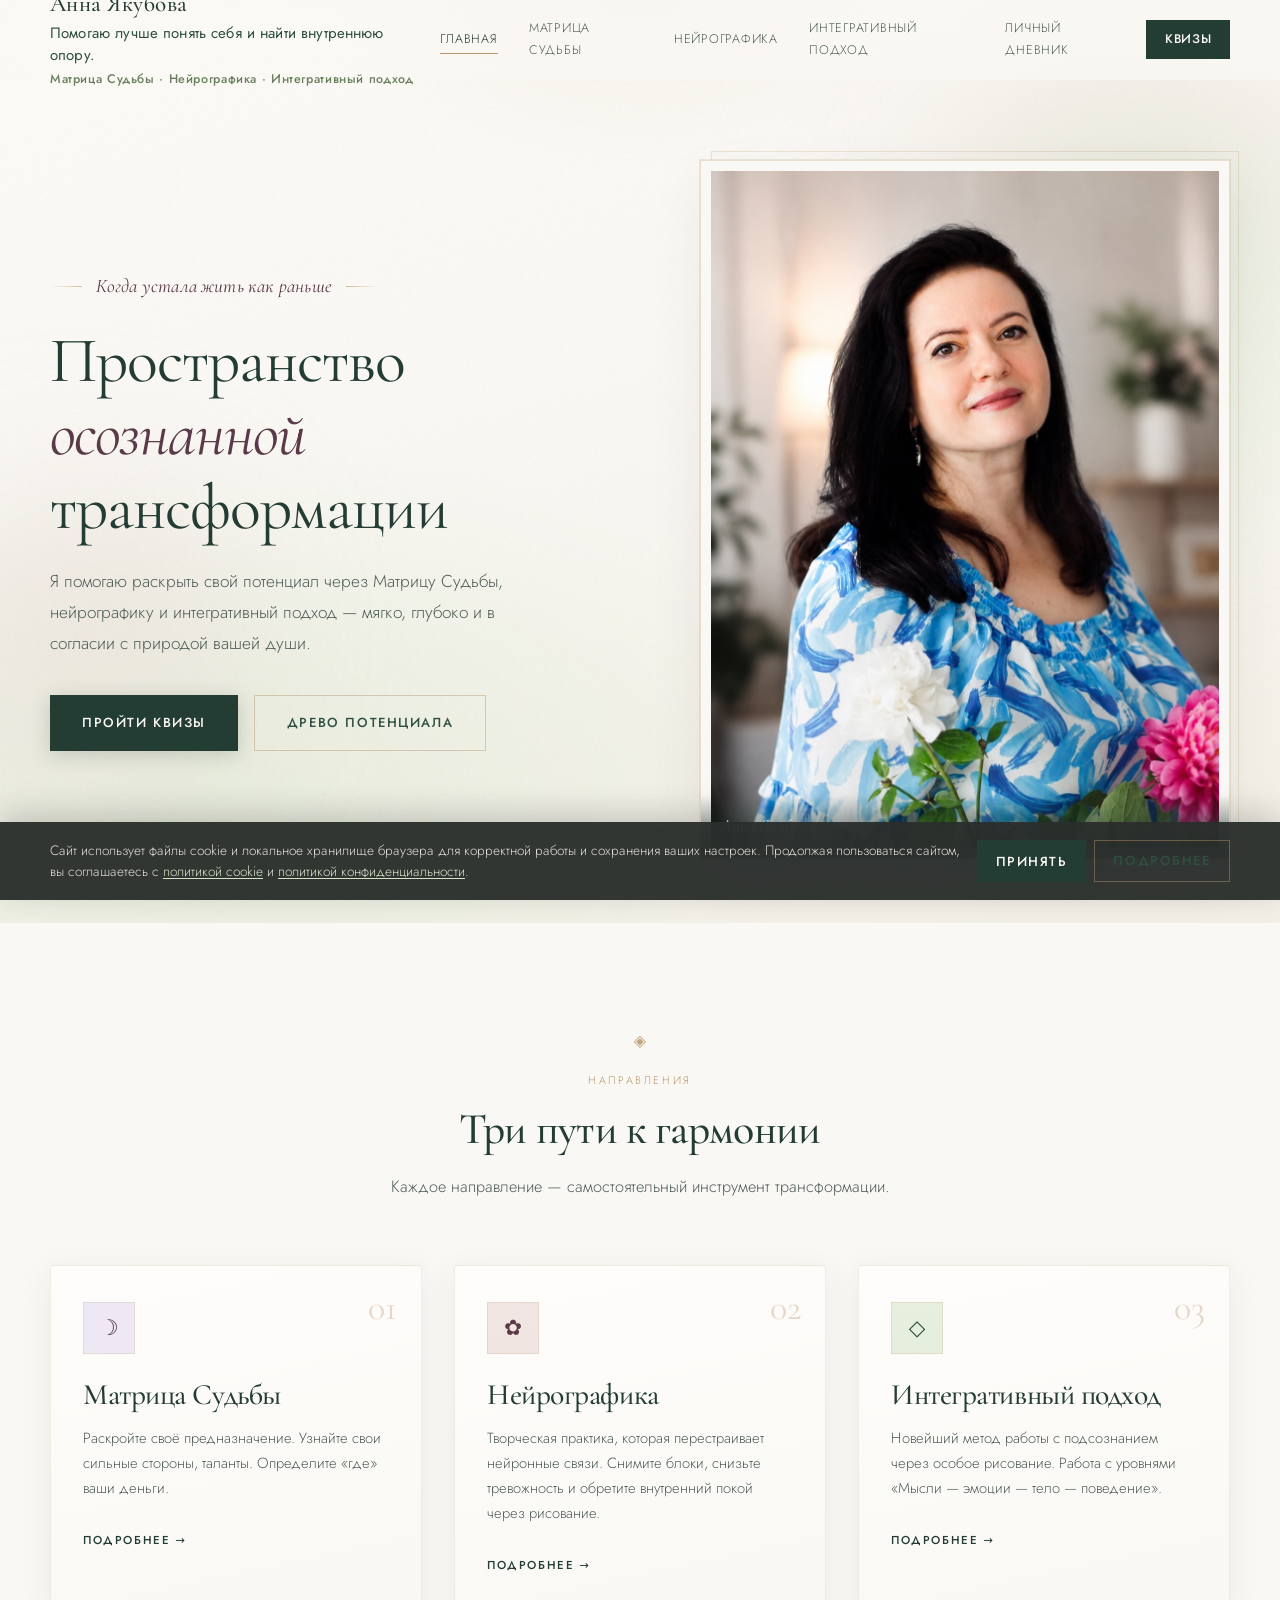
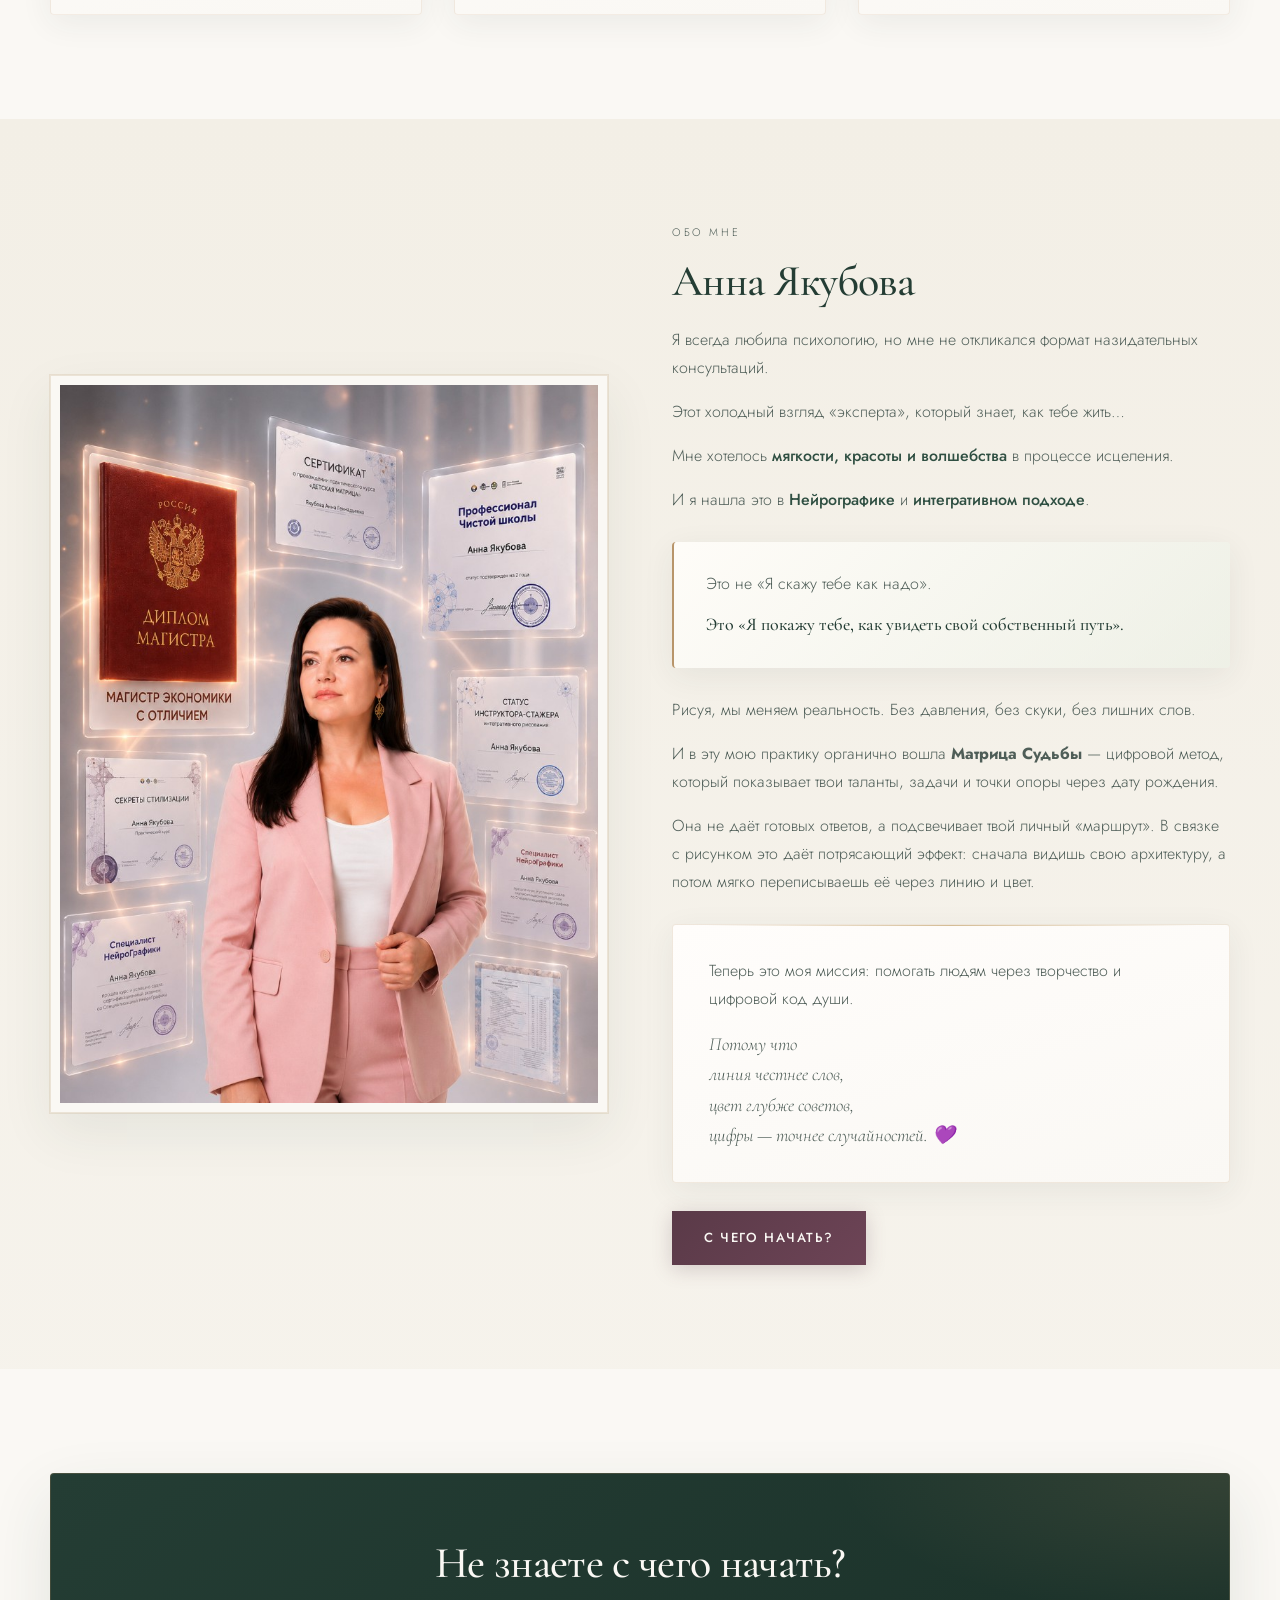
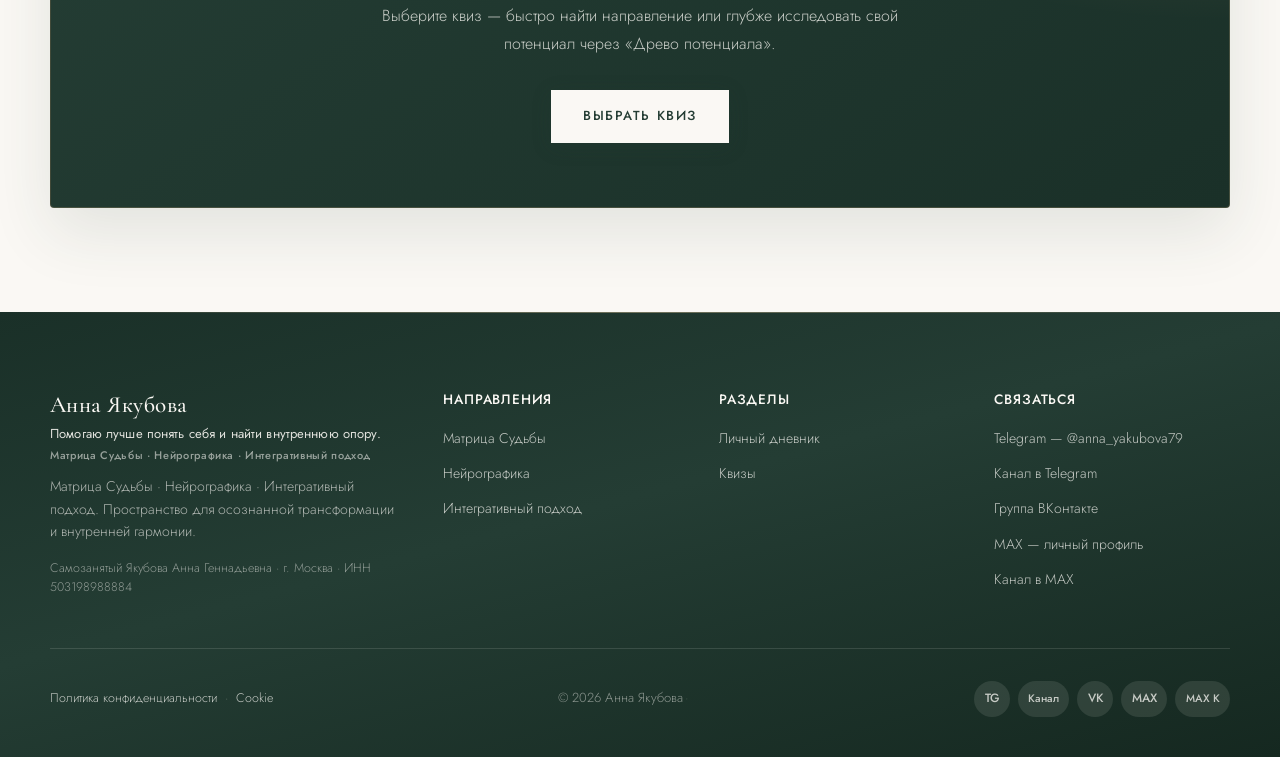
<file: index.html>
﻿<!DOCTYPE html>
<html lang="ru">
<head>
  <meta charset="UTF-8">
  <meta name="viewport" content="width=device-width, initial-scale=1.0">
  <meta name="yandex-verification" content="257dbd13c54fefb5">
  <meta name="description" content="Анна Якубова — эксперт по Матрице Судьбы, нейрографике и интегративному подходу. Гармония, осознанность, трансформация.">
  <title>Анна Якубова — Матрица Судьбы, Нейрографика, Интегративный подход</title>
  <link rel="preconnect" href="https://fonts.googleapis.com">
  <link rel="preconnect" href="https://fonts.gstatic.com" crossorigin>
  <link href="https://fonts.googleapis.com/css2?family=Cormorant+Garamond:ital,wght@0,400;0,500;0,600;1,400;1,500&family=Jost:ital,wght@0,300;0,400;0,500;0,600;1,300&display=swap" rel="stylesheet">
  <link rel="stylesheet" href="css/styles.css?v=premium2026m6">
  <script src="js/config.js"></script>
  <script src="js/seo.js"></script>
</head>
<body>

  <header class="header">
    <div class="container header__inner">
      <a href="index.html" class="logo">
        <span class="logo__name">Анна Якубова</span>
        <span class="logo__tagline"><span class="logo__tagline-lead">Помогаю лучше понять себя и найти внутреннюю опору.</span><span class="logo__tagline-dir">Матрица Судьбы · Нейрографика · Интегративный подход</span></span>
      </a>
      <button class="burger" aria-label="Меню">
        <span></span><span></span><span></span>
      </button>
      <nav class="nav">
        <a href="index.html" class="nav__link">Главная</a>
        <a href="matrica-sudby.html" class="nav__link">Матрица Судьбы</a>
        <a href="neyrografika.html" class="nav__link">Нейрографика</a>
        <a href="integrativny-podhod.html" class="nav__link">Интегративный подход</a>
        <a href="dnevnik.html" class="nav__link">Личный дневник</a>
        <a href="quiz.html" class="nav__link nav__link--cta">Квизы</a>
      </nav>
    </div>
  </header>

  <main>
    <section class="hero">
      <div class="hero__bg"></div>
      <div class="hero__orb hero__orb--1"></div>
      <div class="hero__orb hero__orb--2"></div>

      <div class="container hero__layout">
        <div class="hero__content reveal">
          <span class="hero__label">Когда устала жить как раньше</span>
          <h1 class="hero__title">Пространство <em>осознанной</em> трансформации</h1>
          <p class="hero__subtitle">
            Я помогаю раскрыть свой потенциал через Матрицу Судьбы, нейрографику
            и интегративный подход — мягко, глубоко и в согласии с природой вашей души.
          </p>
          <div class="hero__actions">
            <a href="quiz.html" class="btn btn--primary">Пройти квизы</a>
            <a href="potencial-drevo.html" class="btn btn--secondary">Древо потенциала</a>
          </div>
        </div>

        <aside class="hero__aside reveal reveal-delay-2">
          <div class="hero__photo">
            <img
              src="images/anna-yakubova.png"
              alt="Анна Якубова — эксперт по Матрице Судьбы, нейрографике и интегративному подходу"
              width="340"
              height="453"
              loading="eager"
            >
            <span class="hero__photo-caption">Анна Якубова</span>
          </div>
        </aside>
      </div>

      <div class="hero__scroll" aria-hidden="true">
        <span>Листайте</span>
        <div class="hero__scroll-line"></div>
      </div>
    </section>

    <section class="section">
      <div class="container">
        <div class="section__header reveal">
          <div class="ornament"><span class="ornament__symbol">◈</span></div>
          <p class="section__label">Направления</p>
          <h2>Три пути к гармонии</h2>
          <p class="section__desc">
            Каждое направление — самостоятельный инструмент трансформации.
          </p>
        </div>

        <div class="cards">
          <article class="card reveal reveal-delay-1">
            <span class="card__num">01</span>
            <div class="card__icon card__icon--matrix">☽</div>
            <h3 class="card__title">Матрица Судьбы</h3>
            <p class="card__text">
              Раскройте своё предназначение. Узнайте свои сильные стороны, таланты.
              Определите «где» ваши деньги.
            </p>
            <a href="matrica-sudby.html" class="card__link">Подробнее</a>
          </article>

          <article class="card reveal reveal-delay-2">
            <span class="card__num">02</span>
            <div class="card__icon card__icon--neuro">✿</div>
            <h3 class="card__title">Нейрографика</h3>
            <p class="card__text">
              Творческая практика, которая перестраивает нейронные связи.
              Снимите блоки, снизьте тревожность и обретите внутренний покой через рисование.
            </p>
            <a href="neyrografika.html" class="card__link">Подробнее</a>
          </article>

          <article class="card reveal reveal-delay-3">
            <span class="card__num">03</span>
            <div class="card__icon card__icon--integrative">◇</div>
            <h3 class="card__title">Интегративный подход</h3>
            <p class="card__text">
              Новейший метод работы с подсознанием через особое рисование.
              Работа с уровнями «Мысли — эмоции — тело — поведение».
            </p>
            <a href="integrativny-podhod.html" class="card__link">Подробнее</a>
          </article>
        </div>
      </div>
    </section>

    <section class="section section--alt">
      <div class="container about-strip">
        <div class="about-strip__visual reveal">
          <img
            src="images/anna-yakubova-expert.png"
            alt="Анна Якубова — сертифицированный специалист по Матрице Судьбы, нейрографике и интегративному подходу"
            width="480"
            height="640"
            loading="lazy"
          >
        </div>
        <div class="about-strip__text">
          <p class="section__label">Обо мне</p>
          <h2>Анна Якубова</h2>

          <p>
            Я всегда любила психологию, но мне не откликался формат назидательных консультаций.
          </p>
          <p>
            Этот холодный взгляд «эксперта», который знает, как тебе жить…
          </p>
          <p>
            Мне хотелось <span class="text-highlight">мягкости, красоты и волшебства</span>
            в процессе исцеления.
          </p>
          <p>
            И я нашла это в <span class="text-highlight">Нейрографике</span>
            и <span class="text-highlight">интегративном подходе</span>.
          </p>

          <div class="about-contrast">
            <p>Это не «Я скажу тебе как надо».</p>
            <p>Это «Я покажу тебе, как увидеть свой собственный путь».</p>
          </div>

          <p>
            Рисуя, мы меняем реальность.
            Без давления, без скуки, без лишних слов.
          </p>

          <p>
            И в эту мою практику органично вошла <strong>Матрица Судьбы</strong> —
            цифровой метод, который показывает твои таланты, задачи и точки опоры
            через дату рождения.
          </p>
          <p>
            Она не даёт готовых ответов, а подсвечивает твой личный «маршрут».
            В связке с рисунком это даёт потрясающий эффект:
            сначала видишь свою архитектуру, а потом мягко переписываешь её
            через линию и цвет.
          </p>

          <div class="about-mission">
            <p>
              Теперь это моя миссия: помогать людям через творчество и цифровой код души.
            </p>
            <p class="about-mission__verse">
              Потому что<br>
              линия честнее слов,<br>
              цвет глубже советов,<br>
              цифры — точнее случайностей. 💜
            </p>
          </div>

          <a href="quiz.html" class="btn btn--accent" style="margin-top: 1.75rem;">С чего начать?</a>
        </div>
      </div>
    </section>

    <section class="section">
      <div class="container">
        <div class="cta-block reveal">
          <h2>Не знаете с чего начать?</h2>
          <p>
            Выберите квиз — быстро найти направление
            или глубже исследовать свой потенциал через «Древо потенциала».
          </p>
          <a href="quiz.html" class="btn btn--primary">Выбрать квиз</a>
        </div>
      </div>
    </section>
  </main>

  <footer class="footer">
    <div class="container">
      <div class="footer__grid">
        <div class="footer__brand">
          <div class="logo">
            <span class="logo__name">Анна Якубова</span>
            <span class="logo__tagline"><span class="logo__tagline-lead">Помогаю лучше понять себя и найти внутреннюю опору.</span><span class="logo__tagline-dir">Матрица Судьбы · Нейрографика · Интегративный подход</span></span>
          </div>
          <p class="footer__desc">
            Матрица Судьбы · Нейрографика · Интегративный подход.
            Пространство для осознанной трансформации и внутренней гармонии.
          </p>
        </div>
        <div>
          <h4>Направления</h4>
          <ul>
            <li><a href="matrica-sudby.html">Матрица Судьбы</a></li>
            <li><a href="neyrografika.html">Нейрографика</a></li>
            <li><a href="integrativny-podhod.html">Интегративный подход</a></li>
          </ul>
        </div>
        <div>
          <h4>Разделы</h4>
          <ul>
            <li><a href="dnevnik.html">Личный дневник</a></li>
            <li><a href="quiz.html">Квизы</a></li>
          </ul>
        </div>
        <div>
          <h4>Связаться</h4>
          <ul>
            <li><a href="https://t.me/anna_yakubova79" target="_blank" rel="noopener noreferrer">Telegram — @anna_yakubova79</a></li>
            <li><a href="https://t.me/madam79kotineiro" target="_blank" rel="noopener noreferrer">Канал в Telegram</a></li>
            <li><a href="https://vk.ru/club236251530" target="_blank" rel="noopener noreferrer">Группа ВКонтакте</a></li>
            <li><a href="https://max.ru/u/f9LHodD0cOKiHUxn33v4gxrylSkSrL2RhzH1p6HbsSGW_PwYXz547XMPfik" target="_blank" rel="noopener noreferrer">MAX — личный профиль</a></li>
            <li><a href="https://max.ru/channel_anna_neiroopora" target="_blank" rel="noopener noreferrer">Канал в MAX</a></li>
          </ul>
        </div>
      </div>
      <div class="footer__bottom">
        <span>© 2026 Анна Якубова<a href="admin.html" class="footer__admin-link" title="Вход">·</a></span>
        <div class="social-links">
          <a href="https://t.me/anna_yakubova79" class="social-link" title="Telegram — @anna_yakubova79" target="_blank" rel="noopener noreferrer">TG</a>
          <a href="https://t.me/madam79kotineiro" class="social-link social-link--channel" title="Telegram-канал" target="_blank" rel="noopener noreferrer">Канал</a>
          <a href="https://vk.ru/club236251530" class="social-link" title="Группа ВКонтакте" target="_blank" rel="noopener noreferrer">VK</a>
          <a href="https://max.ru/u/f9LHodD0cOKiHUxn33v4gxrylSkSrL2RhzH1p6HbsSGW_PwYXz547XMPfik" class="social-link" title="MAX — личный профиль" target="_blank" rel="noopener noreferrer">MAX</a>
          <a href="https://max.ru/channel_anna_neiroopora" class="social-link social-link--channel" title="Канал в MAX" target="_blank" rel="noopener noreferrer">MAX К</a>
        </div>
      </div>
    </div>
  </footer>

  <script src="js/cookies.js"></script>
  <script src="js/main.js"></script>
  <!-- Yandex.Metrika counter -->
  <script src="js/yandex-metrika.js"></script>
  <noscript><div><img src="https://mc.yandex.ru/watch/112922998" style="position:absolute; left:-9999px;" alt="" /></div></noscript>
  <!-- /Yandex.Metrika counter -->
</body>
</html>
</file>
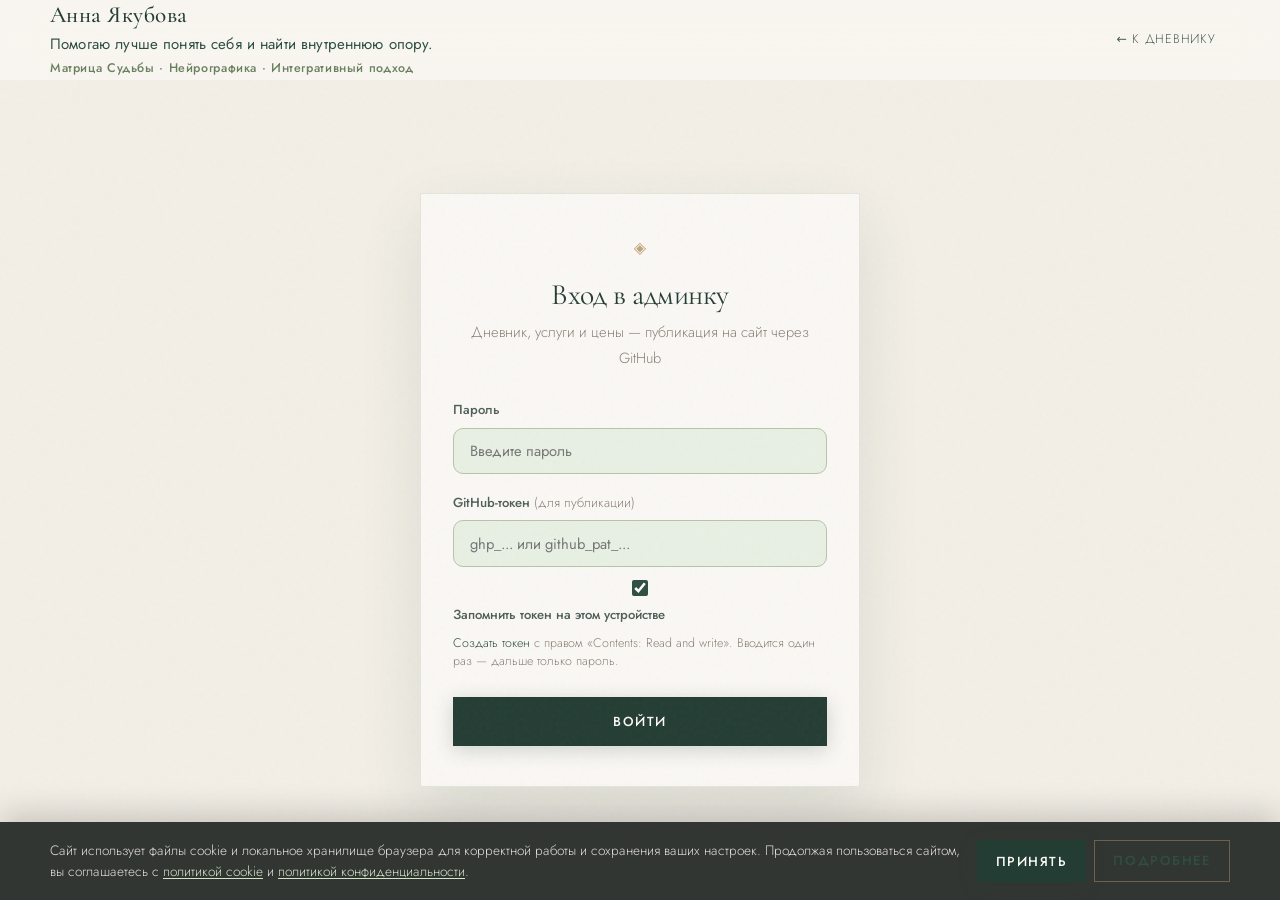
<file: admin.html>
﻿<!DOCTYPE html>
<html lang="ru">
<head>
  <meta charset="UTF-8">
  <meta name="viewport" content="width=device-width, initial-scale=1.0">
  <title>Админка — Анна Якубова</title>
  <link rel="preconnect" href="https://fonts.googleapis.com">
  <link rel="preconnect" href="https://fonts.gstatic.com" crossorigin>
  <link href="https://fonts.googleapis.com/css2?family=Cormorant+Garamond:ital,wght@0,400;0,500;0,600;1,400;1,500&family=Jost:ital,wght@0,300;0,400;0,500;0,600;1,300&display=swap" rel="stylesheet">
  <link rel="stylesheet" href="css/styles.css?v=premium2026m6">
  <script src="js/config.js"></script>
  <script src="js/seo.js"></script>
  <link rel="stylesheet" href="css/admin.css?v=premium2026">
</head>
<body class="admin-body">

  <header class="header">
    <div class="container header__inner">
      <a href="index.html" class="logo">
        <span class="logo__name">Анна Якубова</span>
        <span class="logo__tagline"><span class="logo__tagline-lead">Помогаю лучше понять себя и найти внутреннюю опору.</span><span class="logo__tagline-dir">Матрица Судьбы · Нейрографика · Интегративный подход</span></span>
      </a>
      <nav class="nav">
        <a href="dnevnik.html" class="nav__link">← К дневнику</a>
      </nav>
    </div>
  </header>

  <main>
    <div class="admin-login" id="admin-login">
      <div class="admin-login__card">
        <div class="ornament"><span class="ornament__symbol">◈</span></div>
        <h1>Вход в админку</h1>
        <p>Дневник, услуги и цены — публикация на сайт через GitHub</p>
        <form id="login-form">
          <div class="form-group">
            <label for="admin-password">Пароль</label>
            <input type="password" id="admin-password" required autocomplete="current-password" placeholder="Введите пароль">
          </div>
          <div class="form-group">
            <label for="github-token">GitHub-токен <span class="label-hint">(для публикации)</span></label>
            <input type="password" id="github-token" autocomplete="off" placeholder="ghp_... или github_pat_...">
            <label class="form-check">
              <input type="checkbox" id="remember-token" checked>
              <span>Запомнить токен на этом устройстве</span>
            </label>
            <p class="field-hint">
              <a href="https://github.com/settings/tokens?type=beta" target="_blank" rel="noopener noreferrer">Создать токен</a>
              с правом «Contents: Read and write». Вводится один раз — дальше только пароль.
            </p>
          </div>
          <button type="submit" class="btn btn--primary admin-login__submit">Войти</button>
          <p class="admin-login-error" id="login-error">Неверный пароль</p>
        </form>
      </div>
    </div>

    <div class="admin-panel" id="admin-panel">
      <div class="container admin-layout">
        <header class="admin-header">
          <div>
            <p class="section__label">Админка</p>
            <h1 id="admin-page-title">Личный дневник</h1>
            <p class="admin-header__desc" id="admin-page-desc">
              Короткие цитаты и темы — у каждой записи своя ссылка на пост или страницу.
            </p>
          </div>
          <div class="publish-status publish-status--warn" id="publish-status">Подключите GitHub-токен</div>
        </header>

        <nav class="admin-tabs" aria-label="Разделы админки">
          <button type="button" class="admin-tabs__btn admin-tabs__btn--active" data-admin-tab="diary">Дневник</button>
          <button type="button" class="admin-tabs__btn" data-admin-tab="services">Услуги и цены</button>
        </nav>

        <section class="admin-token-card">
          <div class="admin-token-card__text">
            <h3>GitHub-токен</h3>
            <p id="token-card-desc">Нужен для автопубликации на сайте.</p>
          </div>
          <div class="admin-token-card__form">
            <input type="password" id="token-input" placeholder="Вставьте токен" autocomplete="off">
            <label class="form-check form-check--inline">
              <input type="checkbox" id="token-remember" checked>
              <span>Запомнить на устройстве</span>
            </label>
            <button type="button" class="btn btn--secondary" id="save-token-btn">Сохранить</button>
            <button type="button" class="btn btn--ghost" id="forget-token-btn">Забыть токен</button>
          </div>
        </section>

        <div class="admin-grid" id="tab-diary">
          <section class="admin-editor-card">
            <h2 class="admin-editor-card__title" id="form-title">Новая запись</h2>
            <form id="entry-form">
              <input type="hidden" id="entry-id">
              <input type="hidden" id="entry-type" value="quote">

              <div class="form-group">
                <label>Тип записи</label>
                <div class="type-toggle">
                  <button type="button" class="type-toggle__btn type-toggle__btn--active" data-type="quote">Цитата</button>
                  <button type="button" class="type-toggle__btn" data-type="topic">Тема</button>
                </div>
              </div>

              <div class="form-row">
                <div class="form-group form-group--grow">
                  <label for="entry-topic">Тема / рубрика</label>
                  <input type="text" id="entry-topic" placeholder="Гармония, Нейрографика…">
                  <p class="field-hint" id="topic-hint">Необязательно — тема или настроение цитаты</p>
                </div>
                <div class="form-group">
                  <label for="entry-date">Дата</label>
                  <input type="date" id="entry-date" required>
                </div>
              </div>

              <div class="form-group">
                <label for="entry-text">Текст</label>
                <textarea id="entry-text" rows="3" required maxlength="280" placeholder="Короткая мысль или описание темы"></textarea>
                <p class="field-hint" id="text-hint">Короткая цитата или мысль (1–2 предложения)</p>
              </div>

              <div class="form-group">
                <label for="entry-link">Ссылка на пост</label>
                <input type="url" id="entry-link" required placeholder="https://t.me/madam79kotineiro/42 или https://vk.ru/wall-...">
                <p class="field-hint">Любой URL — конкретный пост в Telegram, ВК или другая страница</p>
              </div>

              <div class="form-group">
                <label for="entry-link-label">Подпись ссылки <span class="label-hint">(необязательно)</span></label>
                <input type="text" id="entry-link-label" placeholder="Читать пост в канале">
              </div>

              <div class="admin-form-actions">
                <button type="submit" class="btn btn--primary" id="submit-btn">Опубликовать</button>
                <button type="button" class="btn btn--secondary" id="cancel-btn" style="display: none;">Отмена</button>
              </div>
            </form>
          </section>

          <aside class="admin-sidebar">
            <h2 class="admin-sidebar__title">Записи на сайте</h2>
            <div class="admin-entries" id="entries-list">
              <p class="admin-empty">Загрузка...</p>
            </div>
          </aside>
        </div>

        <div class="admin-grid" id="tab-services" hidden>
          <section class="admin-editor-card">
            <h2 class="admin-editor-card__title" id="service-form-title">Новая услуга</h2>
            <form id="service-form">
              <input type="hidden" id="service-id">
              <input type="hidden" id="service-section" value="matrix">

              <div class="form-group">
                <label>Раздел на сайте</label>
                <div class="type-toggle" id="service-section-toggle">
                  <button type="button" class="type-toggle__btn type-toggle__btn--active" data-section="matrix">Матрица</button>
                  <button type="button" class="type-toggle__btn" data-section="neuro">Нейрографика</button>
                  <button type="button" class="type-toggle__btn" data-section="integrative">Интегративный</button>
                </div>
              </div>

              <div class="form-group">
                <label for="service-title">Название услуги</label>
                <input type="text" id="service-title" required placeholder="Полный разбор матрицы">
              </div>

              <div class="form-row">
                <div class="form-group form-group--grow">
                  <label for="service-price">Цена</label>
                  <input type="text" id="service-price" placeholder="5000 или 5 000 ₽">
                  <p class="field-hint">Можно указать число — на сайте появится «5 000 ₽»</p>
                </div>
                <div class="form-group">
                  <label for="service-order">Порядок</label>
                  <input type="number" id="service-order" min="1" value="1">
                </div>
              </div>

              <div class="form-group">
                <label for="service-prodamus">Ссылка Prodamus</label>
                <input type="url" id="service-prodamus" placeholder="https://annayakubova.payform.ru/...">
                <p class="field-hint">По клику на услугу откроется страница оплаты с описанием программы</p>
              </div>

              <label class="form-check">
                <input type="checkbox" id="service-hit">
                <span>Отметить стикером «ХИТ»</span>
              </label>

              <div class="admin-form-actions">
                <button type="submit" class="btn btn--primary" id="service-submit-btn">Опубликовать</button>
                <button type="button" class="btn btn--secondary" id="service-cancel-btn" style="display: none;">Отмена</button>
              </div>
            </form>
          </section>

          <aside class="admin-sidebar">
            <h2 class="admin-sidebar__title" id="services-list-title">Услуги — Матрица Судьбы</h2>
            <div class="admin-entries" id="services-list">
              <p class="admin-empty">Загрузка...</p>
            </div>
          </aside>
        </div>
      </div>
    </div>
  </main>

  <div class="admin-toast" id="admin-toast" role="status" aria-live="polite"></div>

  <script src="js/cookies.js"></script>
  <script src="js/admin.js"></script>
</body>
</html>
</file>
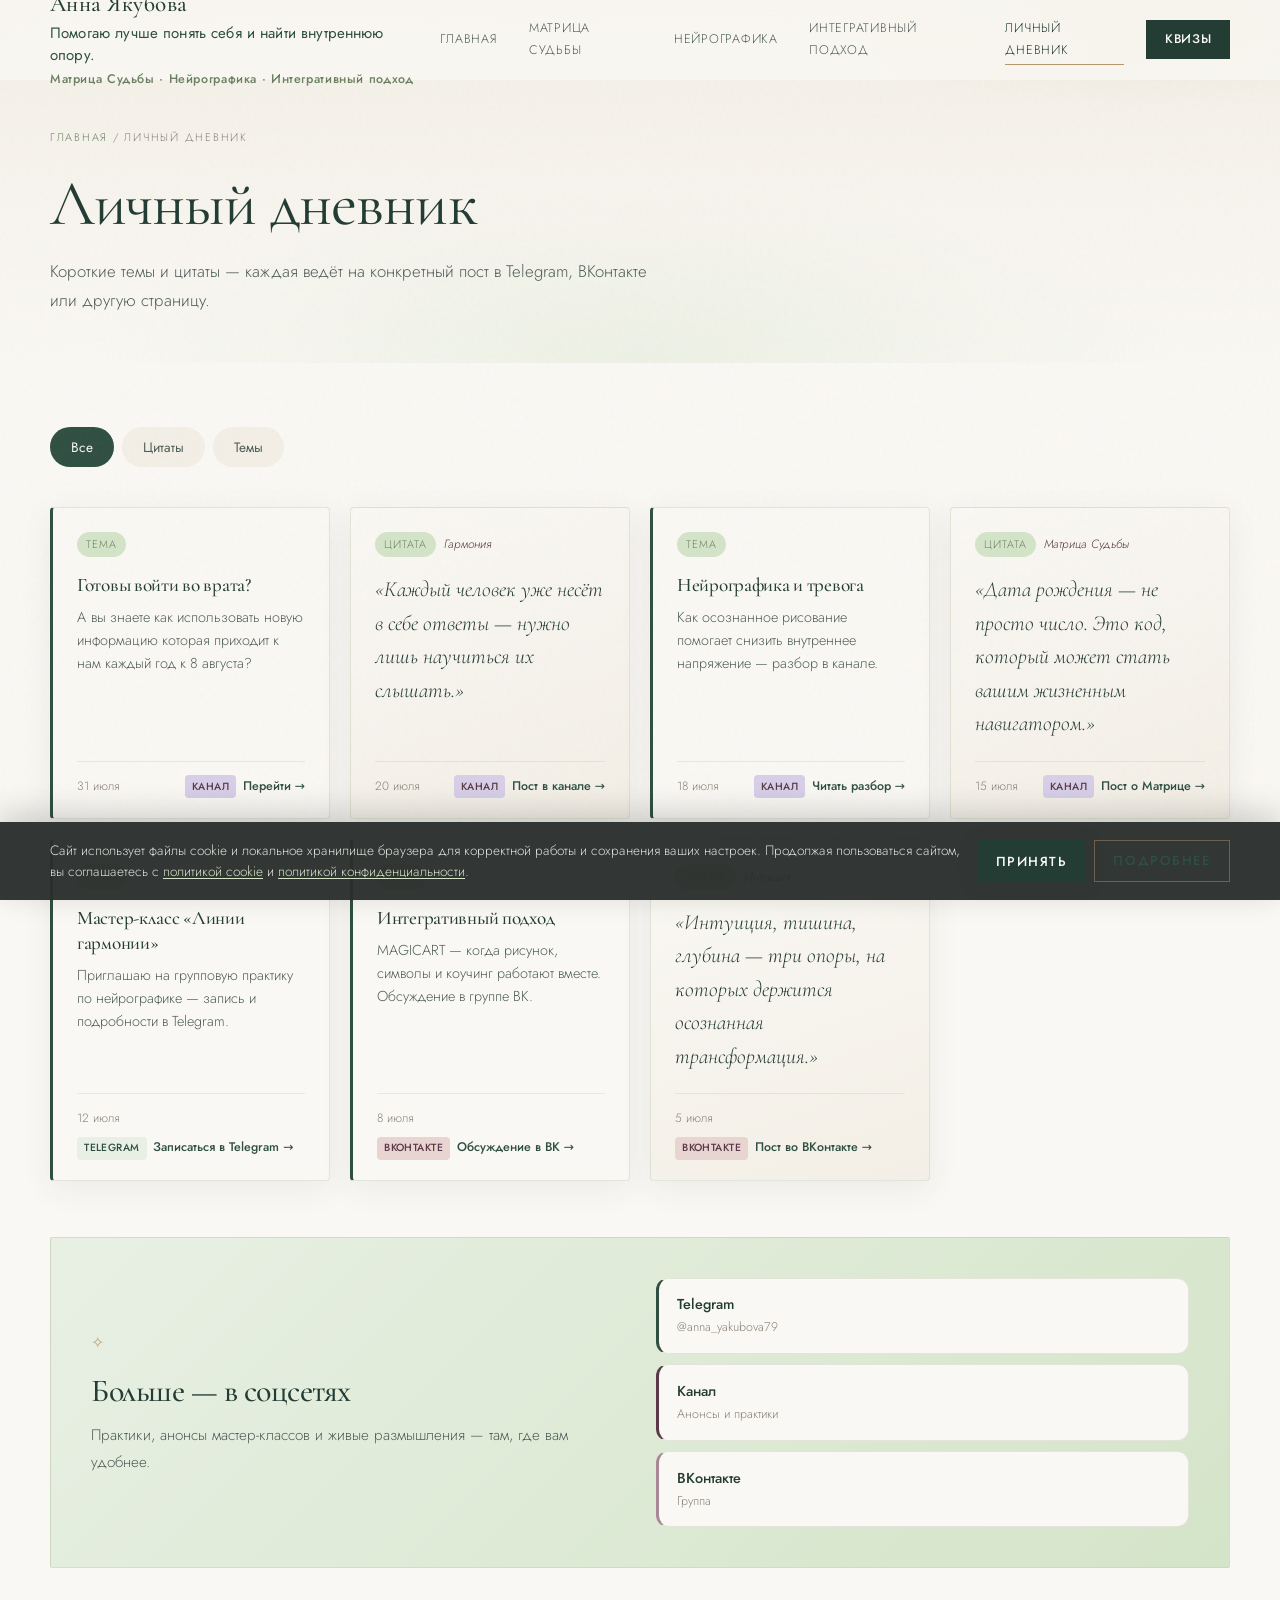
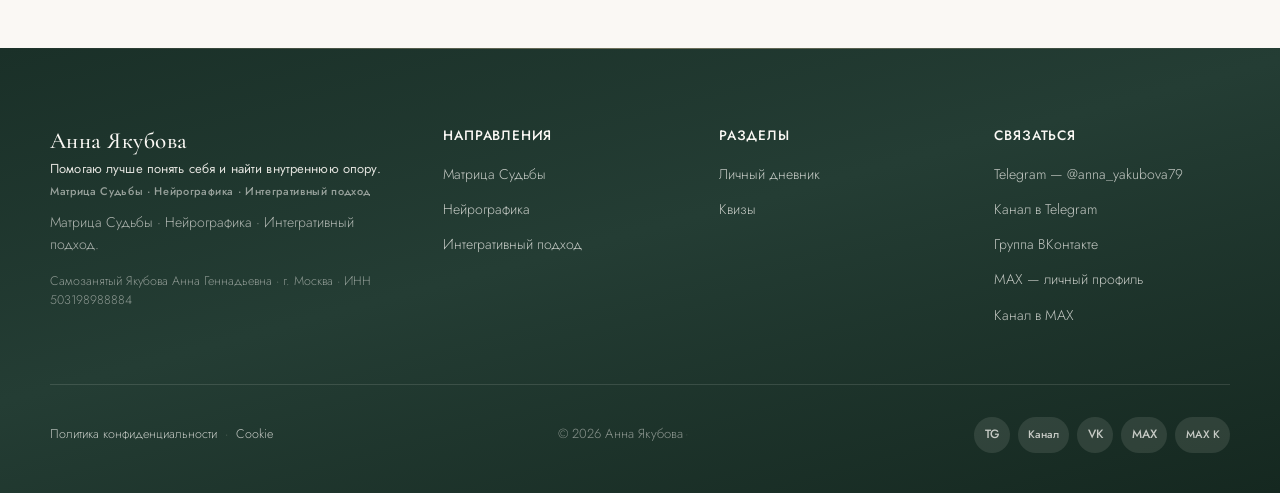
<file: dnevnik.html>
﻿<!DOCTYPE html>
<html lang="ru">
<head>
  <meta charset="UTF-8">
  <meta name="viewport" content="width=device-width, initial-scale=1.0">
  <meta name="description" content="Личный дневник Анны Якубовой — короткие темы и цитаты с переходом в Telegram и соцсети.">
  <title>Личный дневник — Анна Якубова</title>
  <link rel="preconnect" href="https://fonts.googleapis.com">
  <link rel="preconnect" href="https://fonts.gstatic.com" crossorigin>
  <link href="https://fonts.googleapis.com/css2?family=Cormorant+Garamond:ital,wght@0,400;0,500;0,600;1,400;1,500&family=Jost:ital,wght@0,300;0,400;0,500;0,600;1,300&display=swap" rel="stylesheet">
  <link rel="stylesheet" href="css/styles.css?v=premium2026m6">
  <script src="js/config.js"></script>
  <script src="js/seo.js"></script>
</head>
<body>

  <header class="header">
    <div class="container header__inner">
      <a href="index.html" class="logo">
        <span class="logo__name">Анна Якубова</span>
        <span class="logo__tagline"><span class="logo__tagline-lead">Помогаю лучше понять себя и найти внутреннюю опору.</span><span class="logo__tagline-dir">Матрица Судьбы · Нейрографика · Интегративный подход</span></span>
      </a>
      <button class="burger" aria-label="Меню">
        <span></span><span></span><span></span>
      </button>
      <nav class="nav">
        <a href="index.html" class="nav__link">Главная</a>
        <a href="matrica-sudby.html" class="nav__link">Матрица Судьбы</a>
        <a href="neyrografika.html" class="nav__link">Нейрографика</a>
        <a href="integrativny-podhod.html" class="nav__link">Интегративный подход</a>
        <a href="dnevnik.html" class="nav__link">Личный дневник</a>
        <a href="quiz.html" class="nav__link nav__link--cta">Квизы</a>
      </nav>
    </div>
  </header>

  <main>
    <section class="page-hero">
      <div class="page-hero__bg"></div>
      <div class="container reveal">
        <p class="page-hero__breadcrumb">
          <a href="index.html">Главная</a> / Личный дневник
        </p>
        <h1 class="page-hero__title">Личный дневник</h1>
        <p class="page-hero__desc">
          Короткие темы и цитаты — каждая ведёт на конкретный пост
          в Telegram, ВКонтакте или другую страницу.
        </p>
      </div>
    </section>

    <section class="content">
      <div class="container reveal">
        <div class="diary-filters">
          <button class="diary-filter diary-filter--active" data-filter="all">Все</button>
          <button class="diary-filter" data-filter="quote">Цитаты</button>
          <button class="diary-filter" data-filter="topic">Темы</button>
        </div>

        <div class="diary-notes" id="diary-grid"></div>

        <div class="diary-empty" id="diary-empty" style="display: none;">
          Записи пока не добавлены.
        </div>

        <div class="diary-social-strip">
          <div class="diary-social-strip__text">
            <div class="ornament"><span class="ornament__symbol">✧</span></div>
            <h2>Больше — в соцсетях</h2>
            <p>Практики, анонсы мастер-классов и живые размышления — там, где вам удобнее.</p>
          </div>
          <div class="diary-social-strip__links">
            <a href="https://t.me/anna_yakubova79" class="diary-social-btn diary-social-btn--tg" target="_blank" rel="noopener noreferrer">
              <span class="diary-social-btn__label">Telegram</span>
              <span class="diary-social-btn__handle">@anna_yakubova79</span>
            </a>
            <a href="https://t.me/madam79kotineiro" class="diary-social-btn diary-social-btn--channel" target="_blank" rel="noopener noreferrer">
              <span class="diary-social-btn__label">Канал</span>
              <span class="diary-social-btn__handle">Анонсы и практики</span>
            </a>
            <a href="https://vk.ru/club236251530" class="diary-social-btn diary-social-btn--vk" target="_blank" rel="noopener noreferrer">
              <span class="diary-social-btn__label">ВКонтакте</span>
              <span class="diary-social-btn__handle">Группа</span>
            </a>
          </div>
        </div>
      </div>
    </section>
  </main>

  <footer class="footer">
    <div class="container">
      <div class="footer__grid">
        <div class="footer__brand">
          <div class="logo">
            <span class="logo__name">Анна Якубова</span>
            <span class="logo__tagline"><span class="logo__tagline-lead">Помогаю лучше понять себя и найти внутреннюю опору.</span><span class="logo__tagline-dir">Матрица Судьбы · Нейрографика · Интегративный подход</span></span>
          </div>
          <p class="footer__desc">
            Матрица Судьбы · Нейрографика · Интегративный подход.
          </p>
        </div>
        <div>
          <h4>Направления</h4>
          <ul>
            <li><a href="matrica-sudby.html">Матрица Судьбы</a></li>
            <li><a href="neyrografika.html">Нейрографика</a></li>
            <li><a href="integrativny-podhod.html">Интегративный подход</a></li>
          </ul>
        </div>
        <div>
          <h4>Разделы</h4>
          <ul>
            <li><a href="dnevnik.html">Личный дневник</a></li>
            <li><a href="quiz.html">Квизы</a></li>
          </ul>
        </div>
        <div>
          <h4>Связаться</h4>
          <ul>
            <li><a href="https://t.me/anna_yakubova79" target="_blank" rel="noopener noreferrer">Telegram — @anna_yakubova79</a></li>
            <li><a href="https://t.me/madam79kotineiro" target="_blank" rel="noopener noreferrer">Канал в Telegram</a></li>
            <li><a href="https://vk.ru/club236251530" target="_blank" rel="noopener noreferrer">Группа ВКонтакте</a></li>
            <li><a href="https://max.ru/u/f9LHodD0cOKiHUxn33v4gxrylSkSrL2RhzH1p6HbsSGW_PwYXz547XMPfik" target="_blank" rel="noopener noreferrer">MAX — личный профиль</a></li>
            <li><a href="https://max.ru/channel_anna_neiroopora" target="_blank" rel="noopener noreferrer">Канал в MAX</a></li>
          </ul>
        </div>
      </div>
      <div class="footer__bottom">
        <span>© 2026 Анна Якубова<a href="admin.html" class="footer__admin-link" title="Вход">·</a></span>
        <div class="social-links">
          <a href="https://t.me/anna_yakubova79" class="social-link" title="Telegram — @anna_yakubova79" target="_blank" rel="noopener noreferrer">TG</a>
          <a href="https://t.me/madam79kotineiro" class="social-link social-link--channel" title="Telegram-канал" target="_blank" rel="noopener noreferrer">Канал</a>
          <a href="https://vk.ru/club236251530" class="social-link" title="Группа ВКонтакте" target="_blank" rel="noopener noreferrer">VK</a>
          <a href="https://max.ru/u/f9LHodD0cOKiHUxn33v4gxrylSkSrL2RhzH1p6HbsSGW_PwYXz547XMPfik" class="social-link" title="MAX — личный профиль" target="_blank" rel="noopener noreferrer">MAX</a>
          <a href="https://max.ru/channel_anna_neiroopora" class="social-link social-link--channel" title="Канал в MAX" target="_blank" rel="noopener noreferrer">MAX К</a>
        </div>
      </div>
    </div>
  </footer>

  <script src="js/cookies.js"></script>
  <script src="js/main.js"></script>
  <script src="js/diary.js"></script>
  <!-- Yandex.Metrika counter -->
  <script src="js/yandex-metrika.js"></script>
  <noscript><div><img src="https://mc.yandex.ru/watch/112922998" style="position:absolute; left:-9999px;" alt="" /></div></noscript>
  <!-- /Yandex.Metrika counter -->
</body>
</html>
</file>
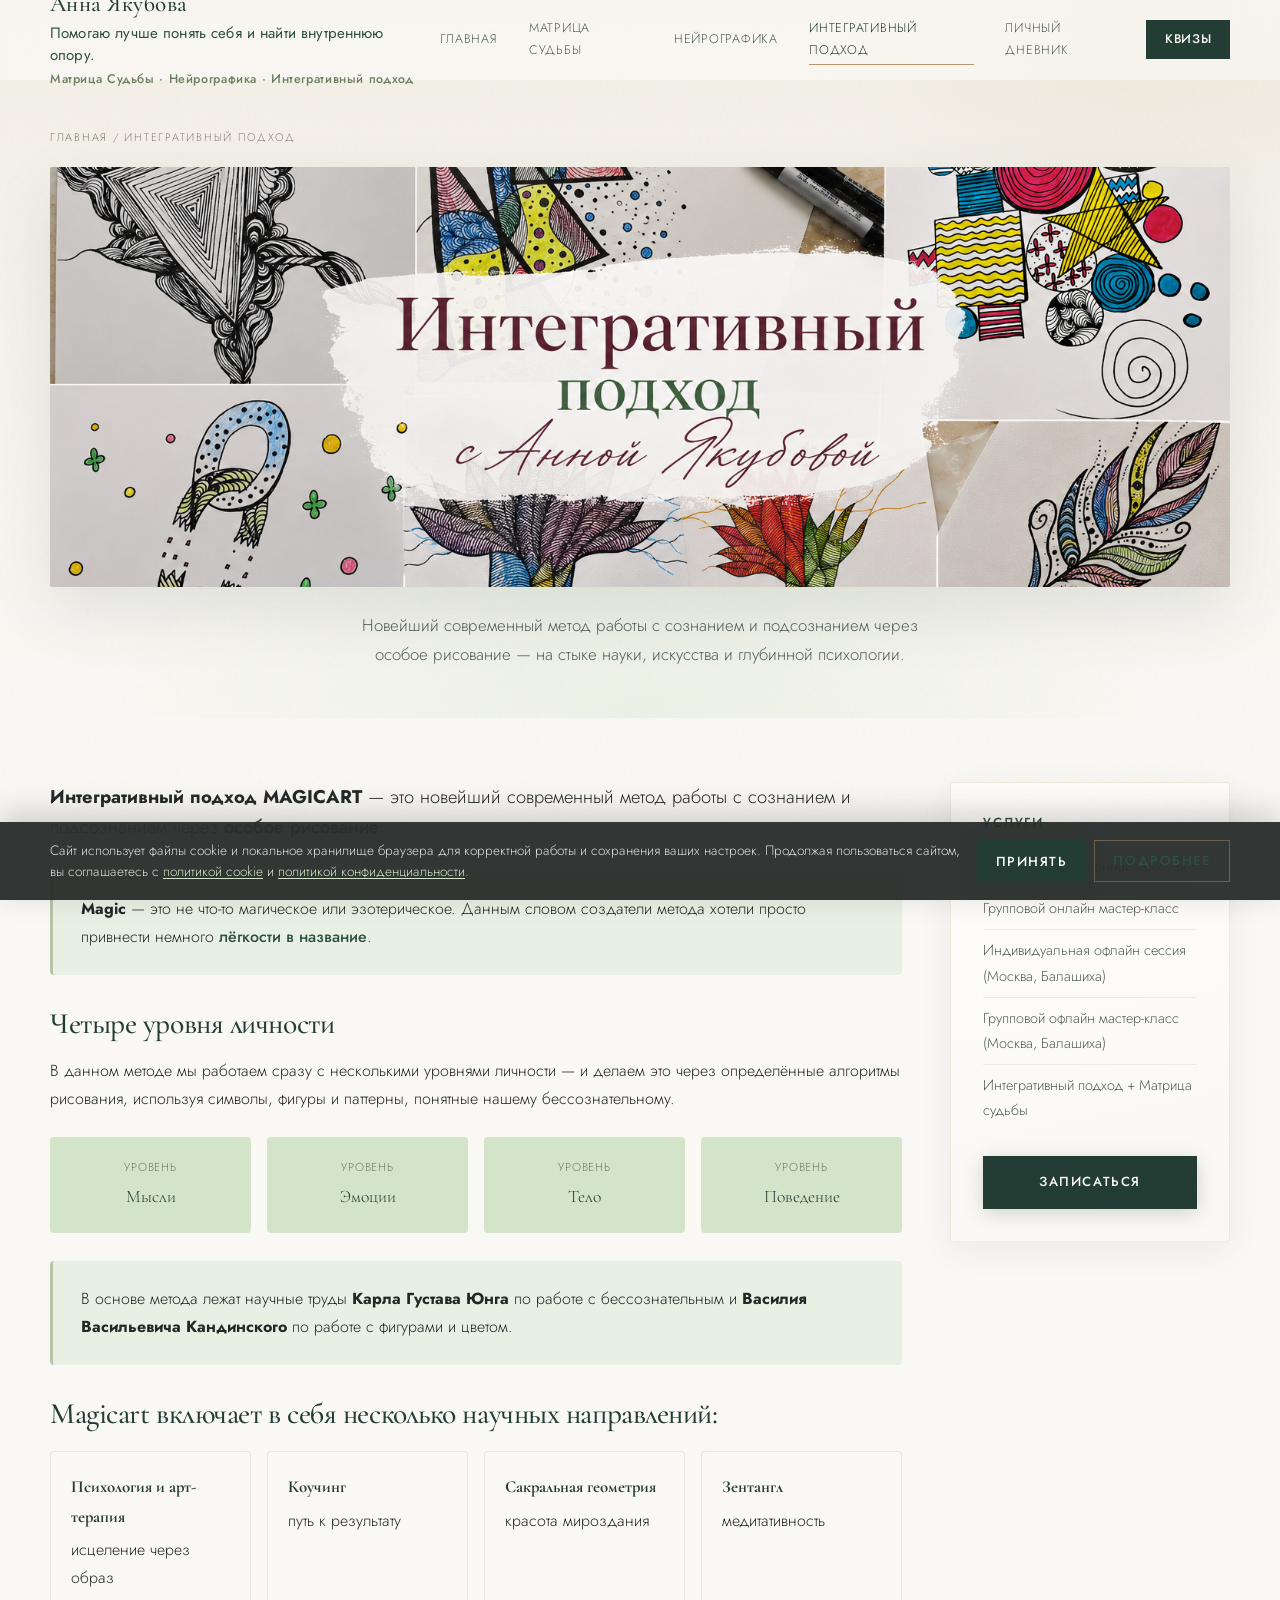
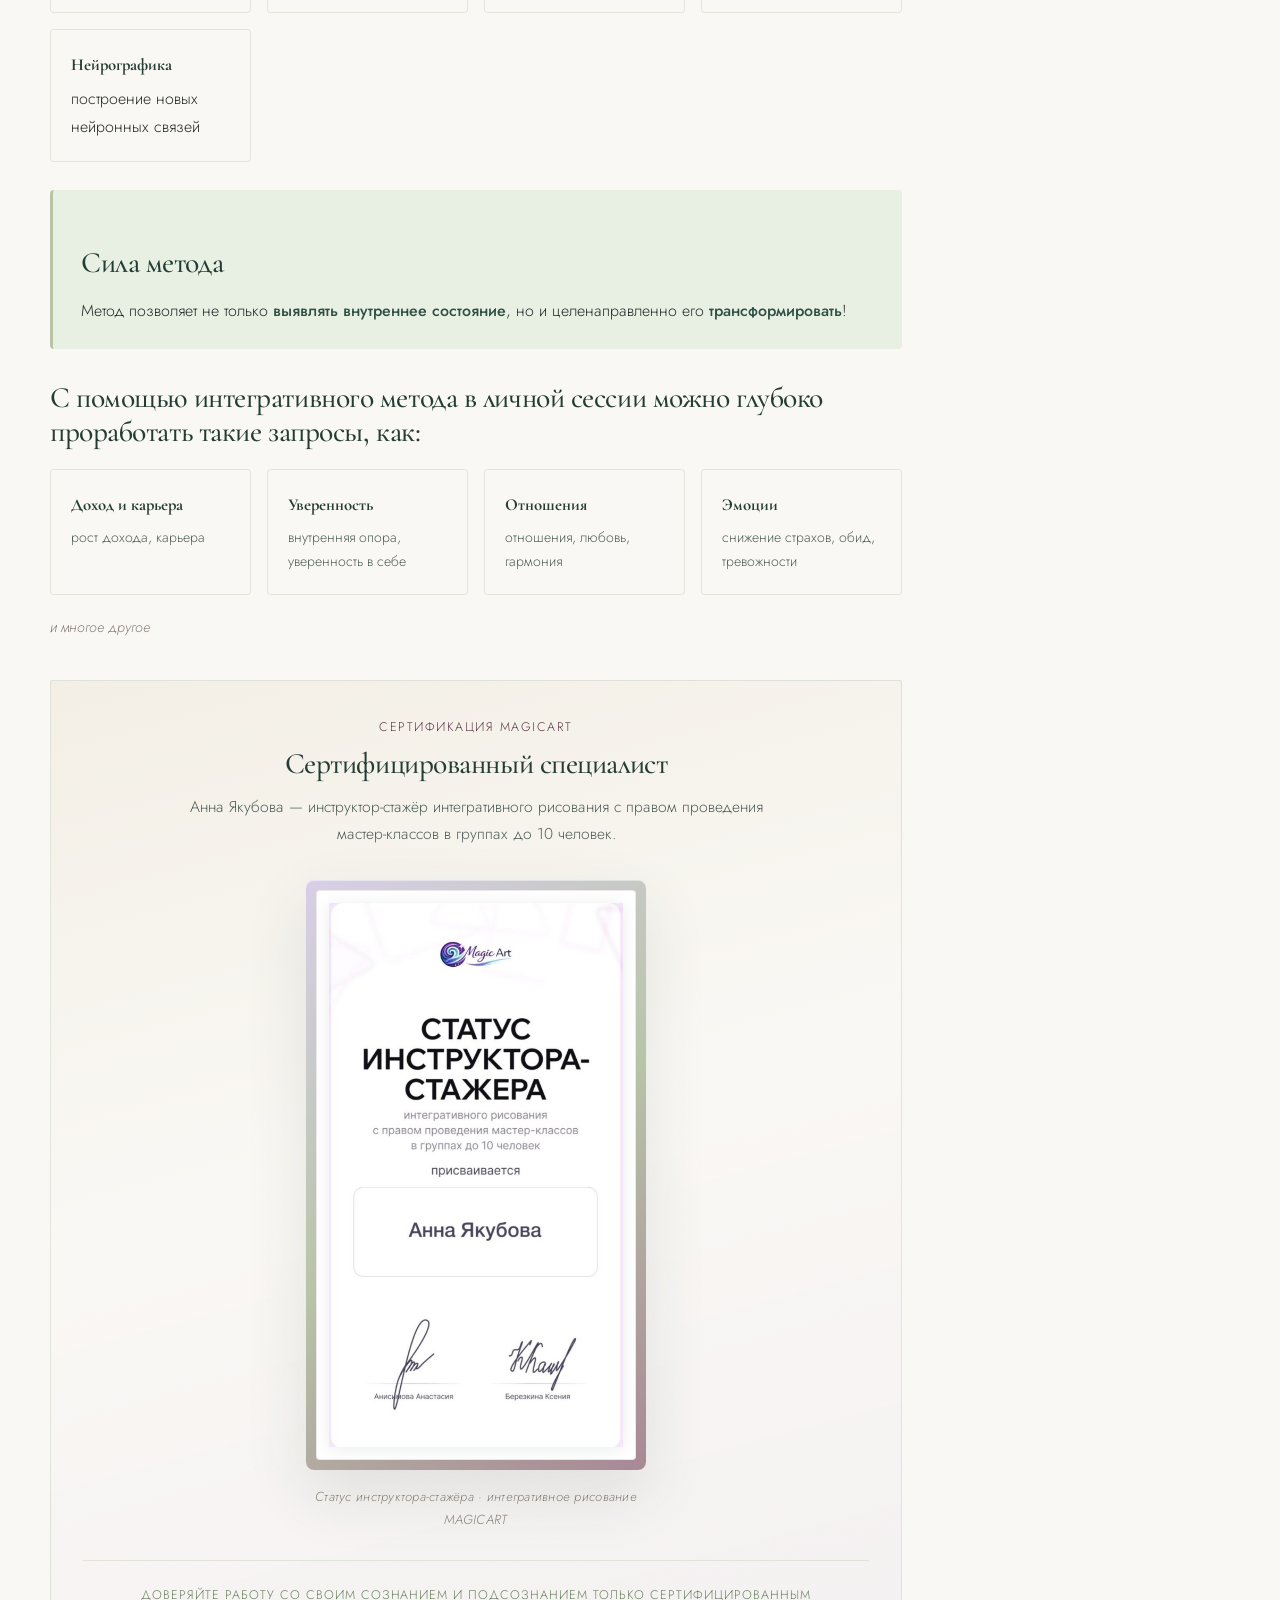
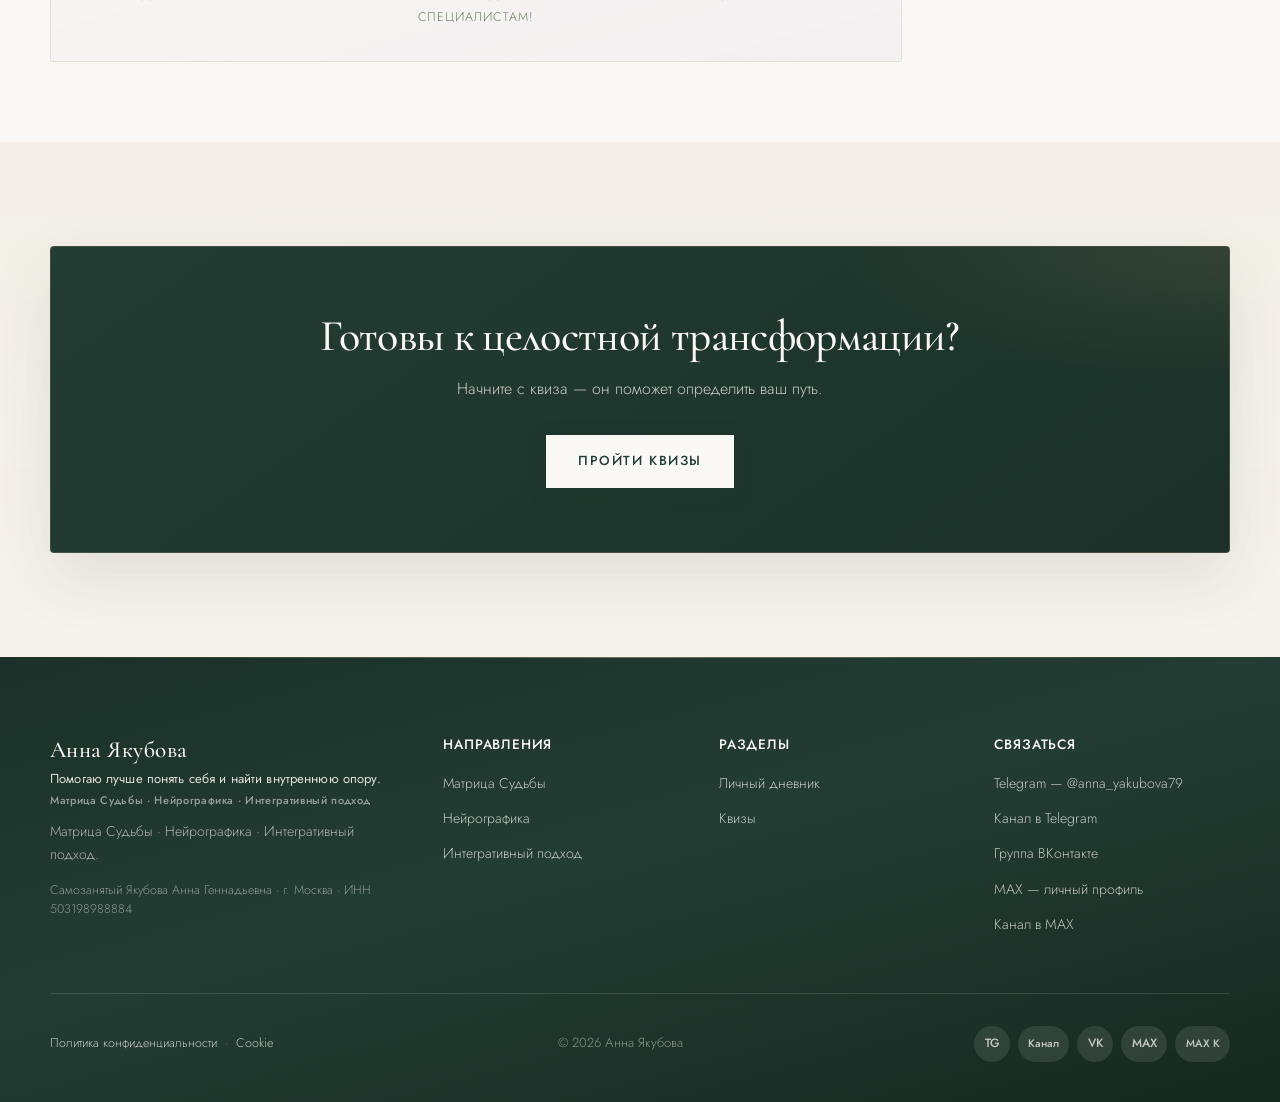
<file: integrativny-podhod.html>
﻿<!DOCTYPE html>
<html lang="ru">
<head>
  <meta charset="UTF-8">
  <meta name="viewport" content="width=device-width, initial-scale=1.0">
  <meta name="description" content="Интегративный подход MAGICART — современный метод работы с сознанием через особое рисование. Анна Якубова, сертифицированный специалист.">
  <title>Интегративный подход — Анна Якубова</title>
  <link rel="preconnect" href="https://fonts.googleapis.com">
  <link rel="preconnect" href="https://fonts.gstatic.com" crossorigin>
  <link href="https://fonts.googleapis.com/css2?family=Cormorant+Garamond:ital,wght@0,400;0,500;0,600;1,400;1,500&family=Jost:ital,wght@0,300;0,400;0,500;0,600;1,300&display=swap" rel="stylesheet">
  <link rel="stylesheet" href="css/styles.css?v=premium2026m6">
  <script src="js/config.js"></script>
  <script src="js/seo.js"></script>
</head>
<body>

  <header class="header">
    <div class="container header__inner">
      <a href="index.html" class="logo">
        <span class="logo__name">Анна Якубова</span>
        <span class="logo__tagline"><span class="logo__tagline-lead">Помогаю лучше понять себя и найти внутреннюю опору.</span><span class="logo__tagline-dir">Матрица Судьбы · Нейрографика · Интегративный подход</span></span>
      </a>
      <button class="burger" aria-label="Меню">
        <span></span><span></span><span></span>
      </button>
      <nav class="nav">
        <a href="index.html" class="nav__link">Главная</a>
        <a href="matrica-sudby.html" class="nav__link">Матрица Судьбы</a>
        <a href="neyrografika.html" class="nav__link">Нейрографика</a>
        <a href="integrativny-podhod.html" class="nav__link">Интегративный подход</a>
        <a href="dnevnik.html" class="nav__link">Личный дневник</a>
        <a href="quiz.html" class="nav__link nav__link--cta">Квизы</a>
      </nav>
    </div>
  </header>

  <main>
    <section class="page-hero page-hero--integrative">
      <div class="page-hero__bg"></div>
      <div class="container reveal">
        <p class="page-hero__breadcrumb">
          <a href="index.html">Главная</a> / Интегративный подход
        </p>

        <figure class="integrative-banner">
          <img
            src="images/integrativny-podhod-hero.png"
            alt="Интегративный подход с Анной Якубовой — MAGICART"
            width="960"
            height="540"
            loading="eager"
          >
        </figure>

        <h1 class="visually-hidden">Интегративный подход MAGICART — Анна Якубова</h1>

        <p class="page-hero__desc page-hero__desc--center">
          Новейший современный метод работы с сознанием и подсознанием
          через особое рисование — на стыке науки, искусства и глубинной психологии.
        </p>
      </div>
    </section>

    <section class="content content--integrative">
      <div class="container content__grid reveal">
        <div class="content__main">
          <p class="content-lead">
            <strong>Интегративный подход MAGICART</strong> — это новейший современный метод
            работы с сознанием и подсознанием через
            <span class="text-highlight">особое рисование</span>.
          </p>

          <div class="definition-block">
            <p>
              <strong>Magic</strong> — это не что-то магическое или эзотерическое.
              Данным словом создатели метода хотели просто привнести немного
              <span class="text-highlight">лёгкости в название</span>.
            </p>
          </div>

          <h3>Четыре уровня личности</h3>
          <p>
            В данном методе мы работаем сразу с несколькими уровнями личности —
            и делаем это через определённые алгоритмы рисования, используя символы,
            фигуры и паттерны, понятные нашему бессознательному.
          </p>
          <ul class="levels-strip">
            <li><span>Уровень</span>Мысли</li>
            <li><span>Уровень</span>Эмоции</li>
            <li><span>Уровень</span>Тело</li>
            <li><span>Уровень</span>Поведение</li>
          </ul>

          <div class="author-block">
            <p>
              В основе метода лежат научные труды
              <strong>Карла Густава Юнга</strong> по работе с бессознательным
              и <strong>Василия Васильевича Кандинского</strong> по работе
              с фигурами и цветом.
            </p>
          </div>

          <h3>Magicart включает в себя несколько научных направлений:</h3>
          <ul class="info-cards">
            <li>
              <strong>Психология и арт-терапия</strong>
              исцеление через образ
            </li>
            <li>
              <strong>Коучинг</strong>
              путь к результату
            </li>
            <li>
              <strong>Сакральная геометрия</strong>
              красота мироздания
            </li>
            <li>
              <strong>Зентангл</strong>
              медитативность
            </li>
            <li>
              <strong>Нейрографика</strong>
              построение новых нейронных связей
            </li>
          </ul>

          <div class="how-it-works">
            <h3>Сила метода</h3>
            <p>
              Метод позволяет не только <span class="text-highlight">выявлять внутреннее состояние</span>,
              но и целенаправленно его <span class="text-highlight">трансформировать</span>!
            </p>
          </div>

          <h3>С помощью интегративного метода в личной сессии можно глубоко проработать такие запросы, как:</h3>
          <ul class="info-cards info-cards--compact">
            <li>
              <strong>Доход и карьера</strong>
              рост дохода, карьера
            </li>
            <li>
              <strong>Уверенность</strong>
              внутренняя опора, уверенность в себе
            </li>
            <li>
              <strong>Отношения</strong>
              отношения, любовь, гармония
            </li>
            <li>
              <strong>Эмоции</strong>
              снижение страхов, обид, тревожности
            </li>
          </ul>
          <p class="info-more">и многое другое</p>

          <div class="certificate-showcase">
            <p class="certificate-showcase__label">Сертификация MAGICART</p>
            <h3>Сертифицированный специалист</h3>
            <p class="certificate-showcase__intro">
              Анна Якубова — инструктор-стажёр интегративного рисования
              с правом проведения мастер-классов в группах до 10 человек.
            </p>

            <figure class="certificate-frame">
              <div class="certificate-frame__outer">
                <div class="certificate-frame__inner">
                  <img
                    src="images/magicart-certificate.png"
                    alt="Сертификат MAGICART — статус инструктора-стажёра интегративного рисования, Анна Якубова"
                    width="720"
                    height="1280"
                    loading="lazy"
                  >
                </div>
              </div>
              <figcaption class="certificate-frame__caption">
                Статус инструктора-стажёра · интегративное рисование MAGICART
              </figcaption>
            </figure>

            <p class="certificate-showcase__note">
              Доверяйте работу со своим сознанием и подсознанием
              только сертифицированным специалистам!
            </p>
          </div>
        </div>

        <aside class="content__sidebar">
          <h4>Услуги</h4>
          <ul class="sidebar-list" data-services-list="integrative"></ul>
          <a href="zapis.html?service=integrative" class="btn btn--primary" style="width: 100%; margin-top: 1.5rem;">
            Записаться
          </a>
        </aside>
      </div>
    </section>

    <section class="section section--alt">
      <div class="container">
        <div class="cta-block reveal">
          <h2>Готовы к целостной трансформации?</h2>
          <p>Начните с квиза — он поможет определить ваш путь.</p>
          <a href="quiz.html" class="btn btn--primary">Пройти квизы</a>
        </div>
      </div>
    </section>
  </main>

  <footer class="footer">
    <div class="container">
      <div class="footer__grid">
        <div class="footer__brand">
          <div class="logo">
            <span class="logo__name">Анна Якубова</span>
            <span class="logo__tagline"><span class="logo__tagline-lead">Помогаю лучше понять себя и найти внутреннюю опору.</span><span class="logo__tagline-dir">Матрица Судьбы · Нейрографика · Интегративный подход</span></span>
          </div>
          <p class="footer__desc">
            Матрица Судьбы · Нейрографика · Интегративный подход.
          </p>
        </div>
        <div>
          <h4>Направления</h4>
          <ul>
            <li><a href="matrica-sudby.html">Матрица Судьбы</a></li>
            <li><a href="neyrografika.html">Нейрографика</a></li>
            <li><a href="integrativny-podhod.html">Интегративный подход</a></li>
          </ul>
        </div>
        <div>
          <h4>Разделы</h4>
          <ul>
            <li><a href="dnevnik.html">Личный дневник</a></li>
            <li><a href="quiz.html">Квизы</a></li>
          </ul>
        </div>
        <div>
          <h4>Связаться</h4>
          <ul>
            <li><a href="https://t.me/anna_yakubova79" target="_blank" rel="noopener noreferrer">Telegram — @anna_yakubova79</a></li>
            <li><a href="https://t.me/madam79kotineiro" target="_blank" rel="noopener noreferrer">Канал в Telegram</a></li>
            <li><a href="https://vk.ru/club236251530" target="_blank" rel="noopener noreferrer">Группа ВКонтакте</a></li>
            <li><a href="https://max.ru/u/f9LHodD0cOKiHUxn33v4gxrylSkSrL2RhzH1p6HbsSGW_PwYXz547XMPfik" target="_blank" rel="noopener noreferrer">MAX — личный профиль</a></li>
            <li><a href="https://max.ru/channel_anna_neiroopora" target="_blank" rel="noopener noreferrer">Канал в MAX</a></li>
          </ul>
        </div>
      </div>
      <div class="footer__bottom">
        <span>© 2026 Анна Якубова<a href="admin.html" class="footer__admin-link" title="Вход">·</a></span>
        <div class="social-links">
          <a href="https://t.me/anna_yakubova79" class="social-link" title="Telegram — @anna_yakubova79" target="_blank" rel="noopener noreferrer">TG</a>
          <a href="https://t.me/madam79kotineiro" class="social-link social-link--channel" title="Telegram-канал" target="_blank" rel="noopener noreferrer">Канал</a>
          <a href="https://vk.ru/club236251530" class="social-link" title="Группа ВКонтакте" target="_blank" rel="noopener noreferrer">VK</a>
          <a href="https://max.ru/u/f9LHodD0cOKiHUxn33v4gxrylSkSrL2RhzH1p6HbsSGW_PwYXz547XMPfik" class="social-link" title="MAX — личный профиль" target="_blank" rel="noopener noreferrer">MAX</a>
          <a href="https://max.ru/channel_anna_neiroopora" class="social-link social-link--channel" title="Канал в MAX" target="_blank" rel="noopener noreferrer">MAX К</a>
        </div>
      </div>
    </div>
  </footer>

  <script src="js/cookies.js"></script>
  <script src="js/services.js"></script>
  <script src="js/main.js"></script>
  <!-- Yandex.Metrika counter -->
  <script src="js/yandex-metrika.js"></script>
  <noscript><div><img src="https://mc.yandex.ru/watch/112922998" style="position:absolute; left:-9999px;" alt="" /></div></noscript>
  <!-- /Yandex.Metrika counter -->
</body>
</html>
</file>
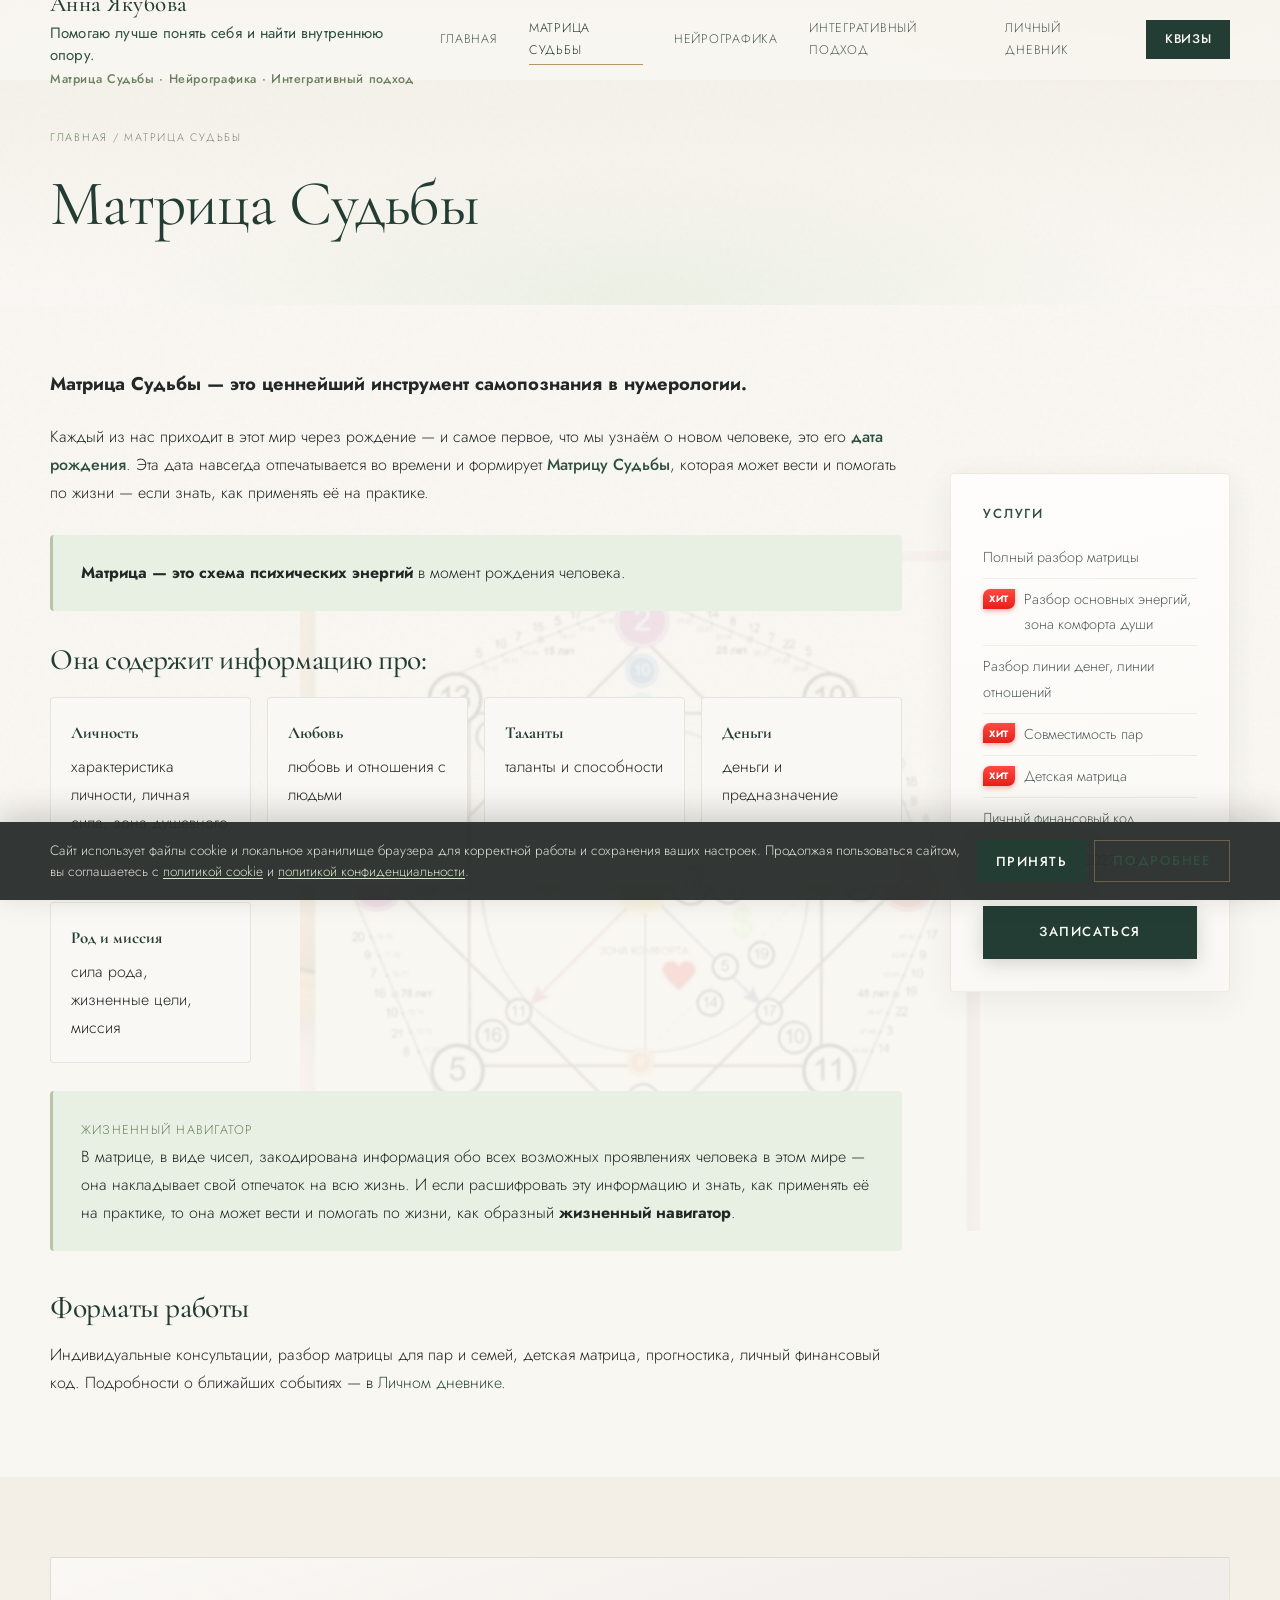
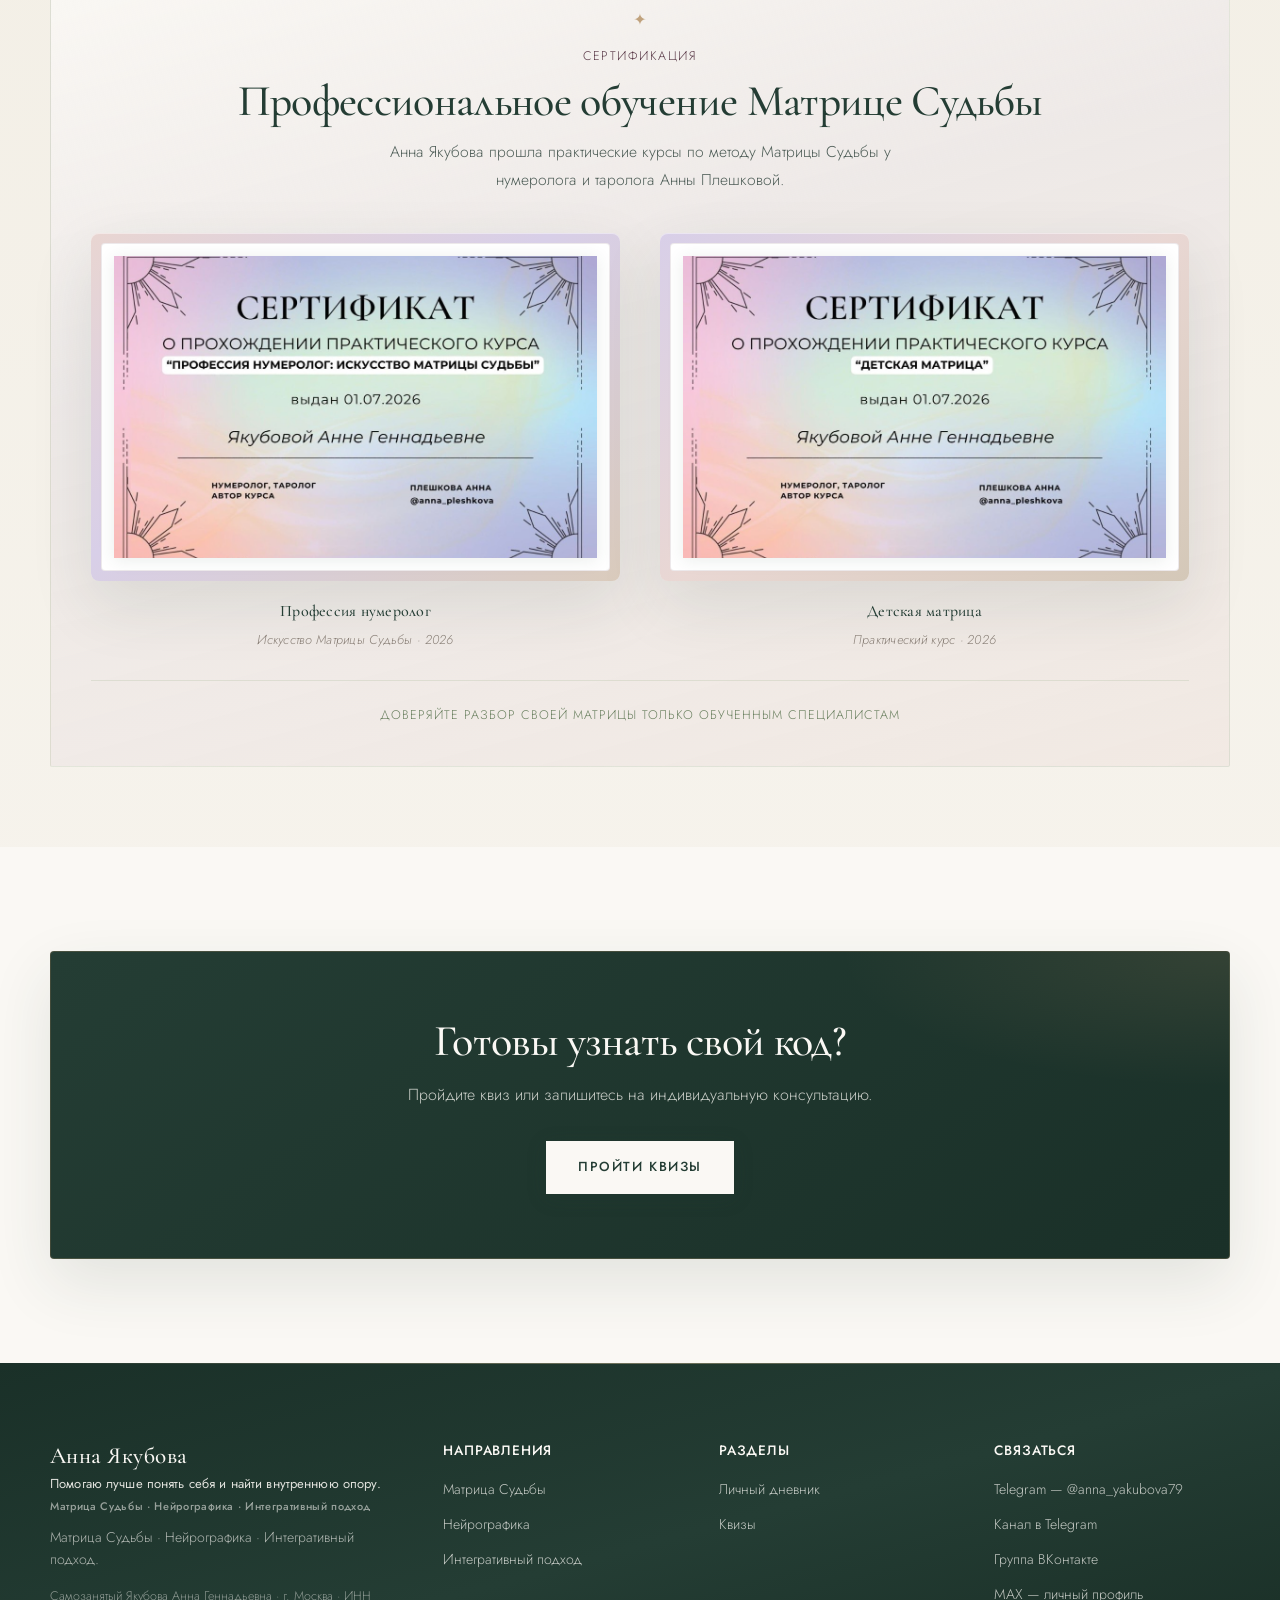
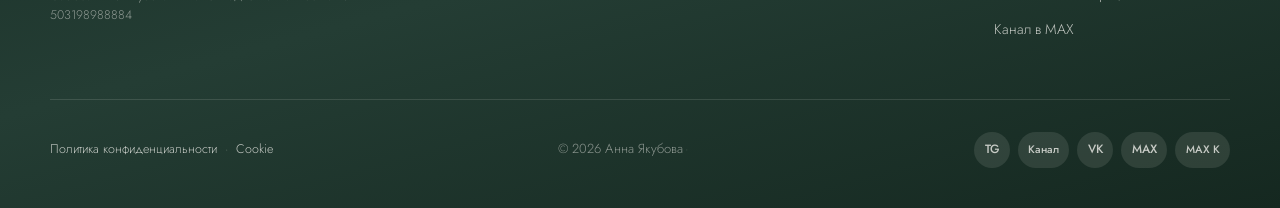
<file: matrica-sudby.html>
﻿<!DOCTYPE html>
<html lang="ru">
<head>
  <meta charset="UTF-8">
  <meta name="viewport" content="width=device-width, initial-scale=1.0">
  <meta name="description" content="Матрица Судьбы с Анной Якубовой — расшифровка предназначения, талантов и жизненного пути.">
  <title>Матрица Судьбы — Анна Якубова</title>
  <link rel="preconnect" href="https://fonts.googleapis.com">
  <link rel="preconnect" href="https://fonts.gstatic.com" crossorigin>
  <link href="https://fonts.googleapis.com/css2?family=Cormorant+Garamond:ital,wght@0,400;0,500;0,600;1,400;1,500&family=Jost:ital,wght@0,300;0,400;0,500;0,600;1,300&display=swap" rel="stylesheet">
  <link rel="stylesheet" href="css/styles.css?v=premium2026m6">
  <script src="js/config.js"></script>
  <script src="js/seo.js"></script>
</head>
<body>

  <header class="header">
    <div class="container header__inner">
      <a href="index.html" class="logo">
        <span class="logo__name">Анна Якубова</span>
        <span class="logo__tagline"><span class="logo__tagline-lead">Помогаю лучше понять себя и найти внутреннюю опору.</span><span class="logo__tagline-dir">Матрица Судьбы · Нейрографика · Интегративный подход</span></span>
      </a>
      <button class="burger" aria-label="Меню">
        <span></span><span></span><span></span>
      </button>
      <nav class="nav">
        <a href="index.html" class="nav__link">Главная</a>
        <a href="matrica-sudby.html" class="nav__link">Матрица Судьбы</a>
        <a href="neyrografika.html" class="nav__link">Нейрографика</a>
        <a href="integrativny-podhod.html" class="nav__link">Интегративный подход</a>
        <a href="dnevnik.html" class="nav__link">Личный дневник</a>
        <a href="quiz.html" class="nav__link nav__link--cta">Квизы</a>
      </nav>
    </div>
  </header>

  <main>
    <section class="page-hero">
      <div class="page-hero__bg"></div>
      <div class="container reveal">
        <p class="page-hero__breadcrumb">
          <a href="index.html">Главная</a> / Матрица Судьбы
        </p>
        <h1 class="page-hero__title">Матрица Судьбы</h1>
      </div>
    </section>

    <section class="content content--matrix">
      <div class="container content__grid reveal">
        <div class="content__main">
          <p class="content-lead">
            <strong>Матрица Судьбы — это ценнейший инструмент самопознания в нумерологии.</strong>
          </p>

          <p>
            Каждый из нас приходит в этот мир через рождение — и самое первое,
            что мы узнаём о новом человеке, это его <span class="text-highlight">дата рождения</span>.
            Эта дата навсегда отпечатывается во времени и формирует
            <span class="text-highlight">Матрицу Судьбы</span>, которая может вести
            и помогать по жизни — если знать, как применять её на практике.
          </p>

          <div class="definition-block">
            <p>
              <strong>Матрица — это схема психических энергий</strong> в момент
              рождения человека.
            </p>
          </div>

          <h3>Она содержит информацию про:</h3>
          <ul class="info-cards">
            <li>
              <strong>Личность</strong>
              характеристика личности, личная сила, зона душевного комфорта
            </li>
            <li>
              <strong>Любовь</strong>
              любовь и отношения с людьми
            </li>
            <li>
              <strong>Таланты</strong>
              таланты и способности
            </li>
            <li>
              <strong>Деньги</strong>
              деньги и предназначение
            </li>
            <li>
              <strong>Род и миссия</strong>
              сила рода, жизненные цели, миссия
            </li>
          </ul>

          <div class="navigator-callout">
            <span class="navigator-callout__label">Жизненный навигатор</span>
            <p>
              В матрице, в виде чисел, закодирована информация обо всех возможных
              проявлениях человека в этом мире — она накладывает свой отпечаток
              на всю жизнь. И если расшифровать эту информацию и знать,
              как применять её на практике, то она может вести и помогать
              по жизни, как образный <strong>жизненный навигатор</strong>.
            </p>
          </div>

          <h3 style="margin-top: 2.5rem;">Форматы работы</h3>
          <p>
            Индивидуальные консультации, разбор матрицы для пар и семей,
            детская матрица, прогностика, личный финансовый код. Подробности о ближайших
            событиях — в <a href="dnevnik.html">Личном дневнике</a>.
          </p>
        </div>

        <aside class="content__sidebar">
          <h4>Услуги</h4>
          <ul class="sidebar-list" data-services-list="matrix"></ul>
          <a href="zapis.html?service=matrix" class="btn btn--primary" style="width: 100%; margin-top: 1.5rem;">
            Записаться
          </a>
        </aside>
      </div>
    </section>

    <section class="section section--alt certificate-section">
      <div class="container reveal">
          <div class="certificate-showcase certificate-showcase--gallery certificate-showcase--matrix">
          <div class="ornament"><span class="ornament__symbol">✦</span></div>
          <p class="certificate-showcase__label">Сертификация</p>
          <h2>Профессиональное обучение Матрице Судьбы</h2>
          <p class="certificate-showcase__intro">
            Анна Якубова прошла практические курсы по методу Матрицы Судьбы
            у нумеролога и таролога Анны Плешковой.
          </p>

          <div class="certificate-gallery certificate-gallery--duo">
            <figure class="certificate-gallery__item">
              <div class="certificate-frame certificate-frame--landscape">
                <div class="certificate-frame__outer certificate-frame__outer--matrix">
                  <div class="certificate-frame__inner">
                    <img
                      src="images/matrix-cert-profession.png"
                      alt="Сертификат — курс «Профессия нумеролог: искусство Матрицы Судьбы», Якубова Анна Геннадьевна"
                      width="1280"
                      height="720"
                      loading="lazy"
                    >
                  </div>
                </div>
              </div>
              <figcaption class="certificate-frame__caption">
                <strong>Профессия нумеролог</strong>
                <span>Искусство Матрицы Судьбы · 2026</span>
              </figcaption>
            </figure>

            <figure class="certificate-gallery__item">
              <div class="certificate-frame certificate-frame--landscape">
                <div class="certificate-frame__outer certificate-frame__outer--matrix">
                  <div class="certificate-frame__inner">
                    <img
                      src="images/matrix-cert-children.png"
                      alt="Сертификат — курс «Детская матрица», Якубова Анна Геннадьевна"
                      width="1280"
                      height="720"
                      loading="lazy"
                    >
                  </div>
                </div>
              </div>
              <figcaption class="certificate-frame__caption">
                <strong>Детская матрица</strong>
                <span>Практический курс · 2026</span>
              </figcaption>
            </figure>
          </div>

          <p class="certificate-showcase__note">
            Доверяйте разбор своей матрицы только обученным специалистам
          </p>
        </div>
      </div>
    </section>

    <section class="section">
      <div class="container">
        <div class="cta-block reveal">
          <h2>Готовы узнать свой код?</h2>
          <p>Пройдите квиз или запишитесь на индивидуальную консультацию.</p>
          <a href="quiz.html" class="btn btn--primary">Пройти квизы</a>
        </div>
      </div>
    </section>
  </main>

  <footer class="footer">
    <div class="container">
      <div class="footer__grid">
        <div class="footer__brand">
          <div class="logo">
            <span class="logo__name">Анна Якубова</span>
            <span class="logo__tagline"><span class="logo__tagline-lead">Помогаю лучше понять себя и найти внутреннюю опору.</span><span class="logo__tagline-dir">Матрица Судьбы · Нейрографика · Интегративный подход</span></span>
          </div>
          <p class="footer__desc">
            Матрица Судьбы · Нейрографика · Интегративный подход.
          </p>
        </div>
        <div>
          <h4>Направления</h4>
          <ul>
            <li><a href="matrica-sudby.html">Матрица Судьбы</a></li>
            <li><a href="neyrografika.html">Нейрографика</a></li>
            <li><a href="integrativny-podhod.html">Интегративный подход</a></li>
          </ul>
        </div>
        <div>
          <h4>Разделы</h4>
          <ul>
            <li><a href="dnevnik.html">Личный дневник</a></li>
            <li><a href="quiz.html">Квизы</a></li>
          </ul>
        </div>
        <div>
          <h4>Связаться</h4>
          <ul>
            <li><a href="https://t.me/anna_yakubova79" target="_blank" rel="noopener noreferrer">Telegram — @anna_yakubova79</a></li>
            <li><a href="https://t.me/madam79kotineiro" target="_blank" rel="noopener noreferrer">Канал в Telegram</a></li>
            <li><a href="https://vk.ru/club236251530" target="_blank" rel="noopener noreferrer">Группа ВКонтакте</a></li>
            <li><a href="https://max.ru/u/f9LHodD0cOKiHUxn33v4gxrylSkSrL2RhzH1p6HbsSGW_PwYXz547XMPfik" target="_blank" rel="noopener noreferrer">MAX — личный профиль</a></li>
            <li><a href="https://max.ru/channel_anna_neiroopora" target="_blank" rel="noopener noreferrer">Канал в MAX</a></li>
          </ul>
        </div>
      </div>
      <div class="footer__bottom">
        <span>© 2026 Анна Якубова<a href="admin.html" class="footer__admin-link" title="Вход">·</a></span>
        <div class="social-links">
          <a href="https://t.me/anna_yakubova79" class="social-link" title="Telegram — @anna_yakubova79" target="_blank" rel="noopener noreferrer">TG</a>
          <a href="https://t.me/madam79kotineiro" class="social-link social-link--channel" title="Telegram-канал" target="_blank" rel="noopener noreferrer">Канал</a>
          <a href="https://vk.ru/club236251530" class="social-link" title="Группа ВКонтакте" target="_blank" rel="noopener noreferrer">VK</a>
          <a href="https://max.ru/u/f9LHodD0cOKiHUxn33v4gxrylSkSrL2RhzH1p6HbsSGW_PwYXz547XMPfik" class="social-link" title="MAX — личный профиль" target="_blank" rel="noopener noreferrer">MAX</a>
          <a href="https://max.ru/channel_anna_neiroopora" class="social-link social-link--channel" title="Канал в MAX" target="_blank" rel="noopener noreferrer">MAX К</a>
        </div>
      </div>
    </div>
  </footer>

  <script src="js/cookies.js"></script>
  <script src="js/services.js"></script>
  <script src="js/main.js"></script>
  <!-- Yandex.Metrika counter -->
  <script src="js/yandex-metrika.js"></script>
  <noscript><div><img src="https://mc.yandex.ru/watch/112922998" style="position:absolute; left:-9999px;" alt="" /></div></noscript>
  <!-- /Yandex.Metrika counter -->
</body>
</html>
</file>
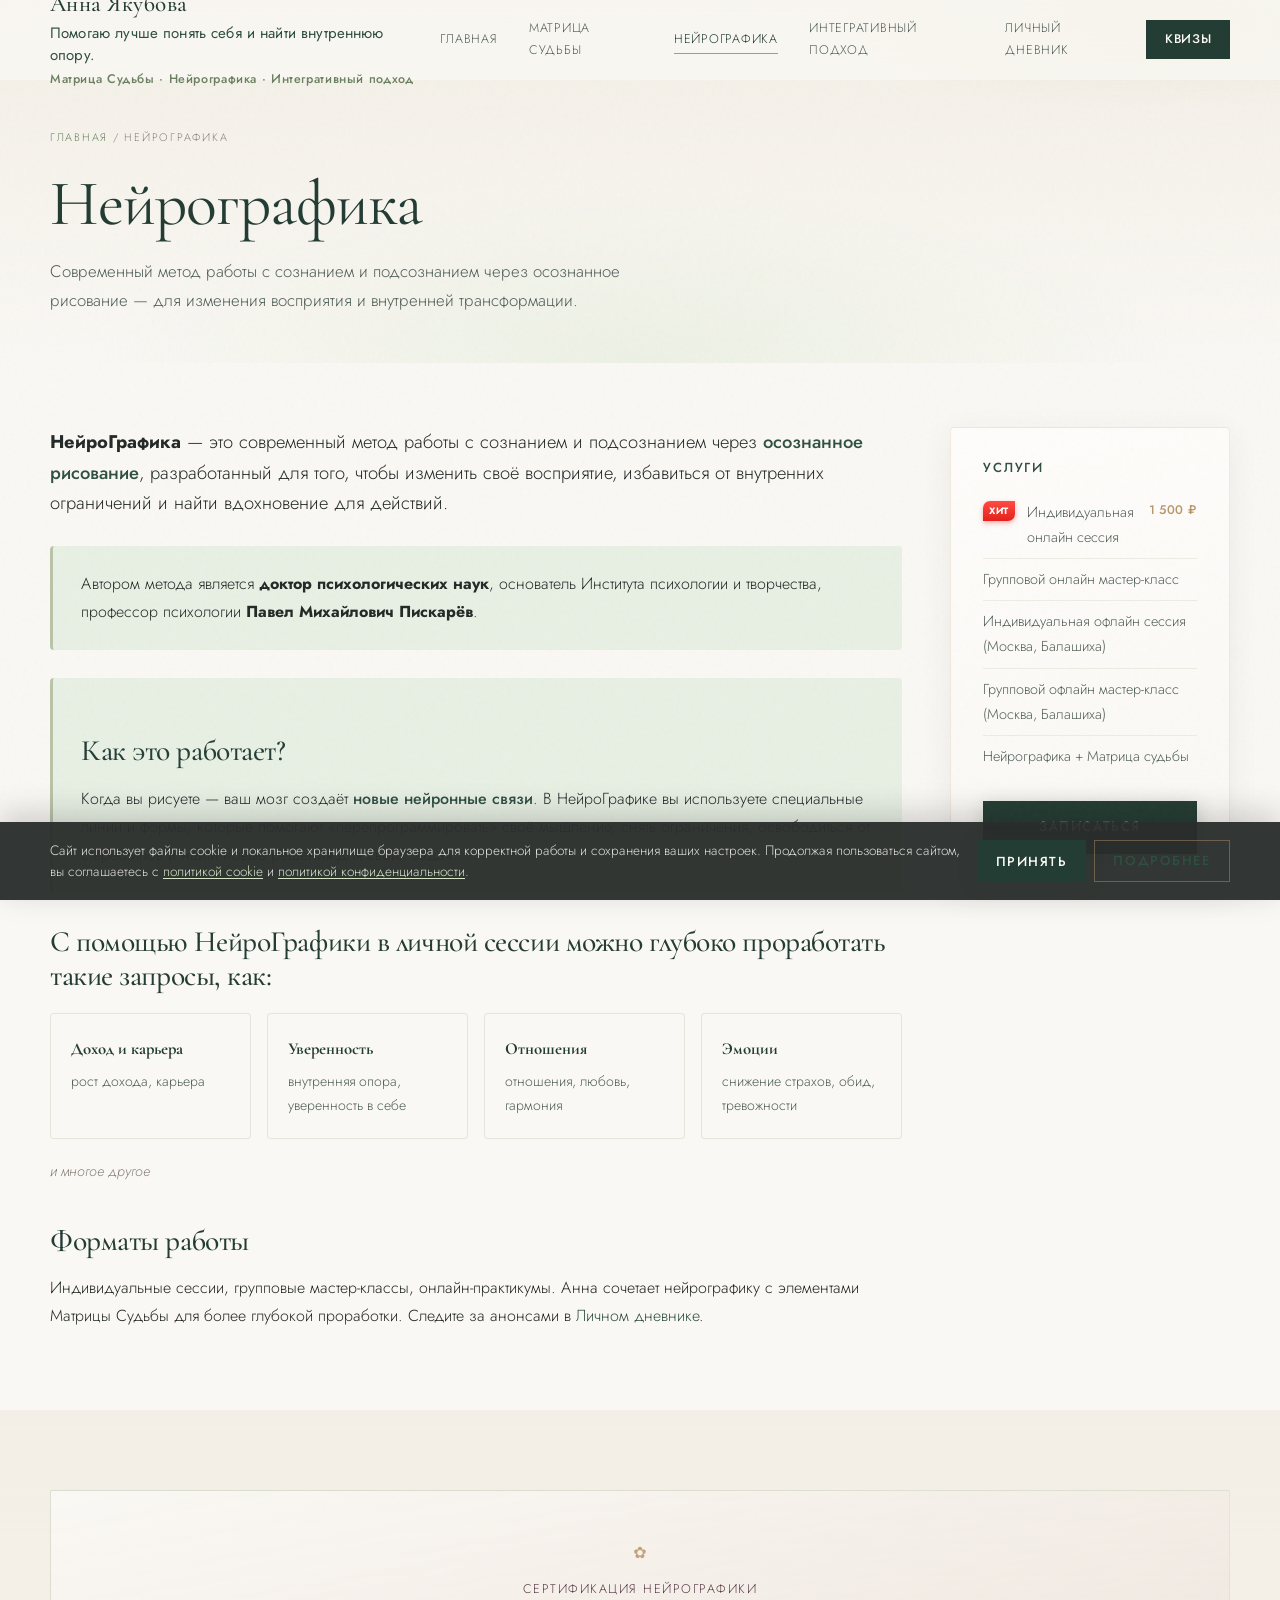
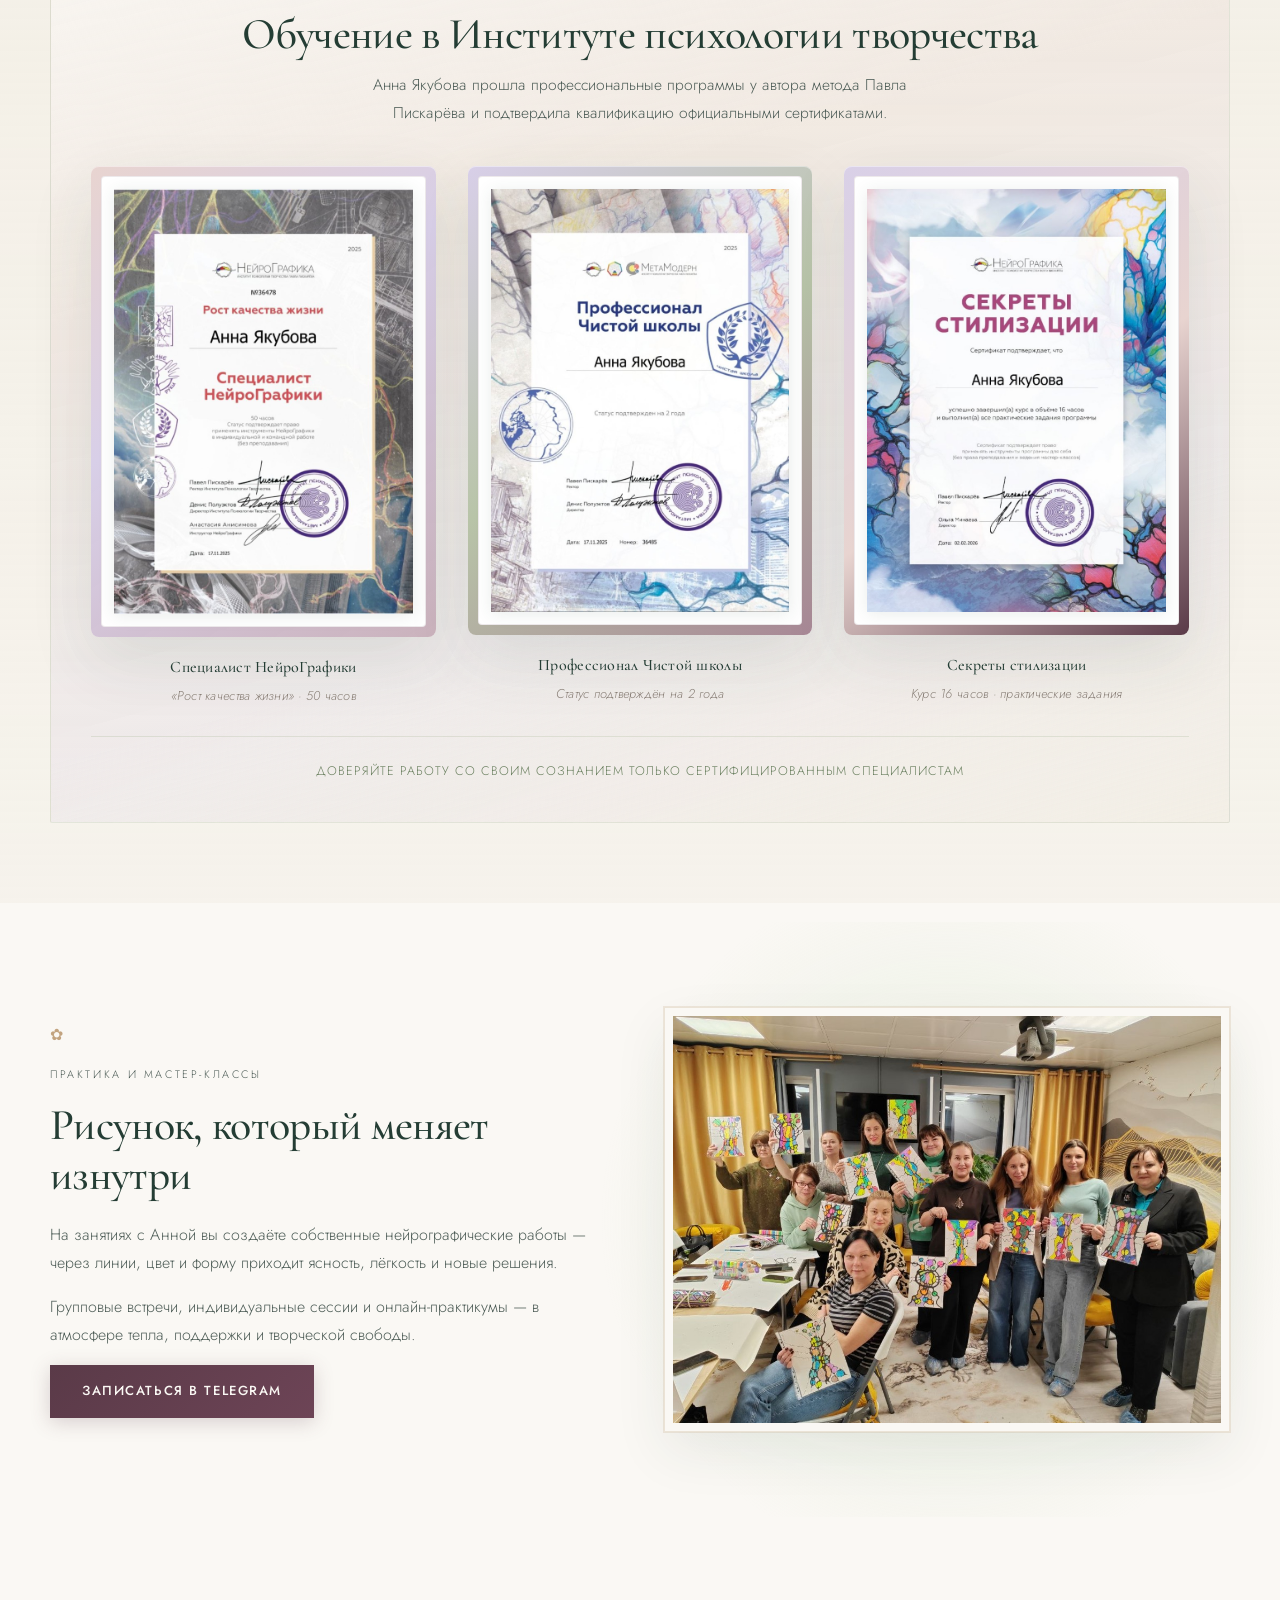
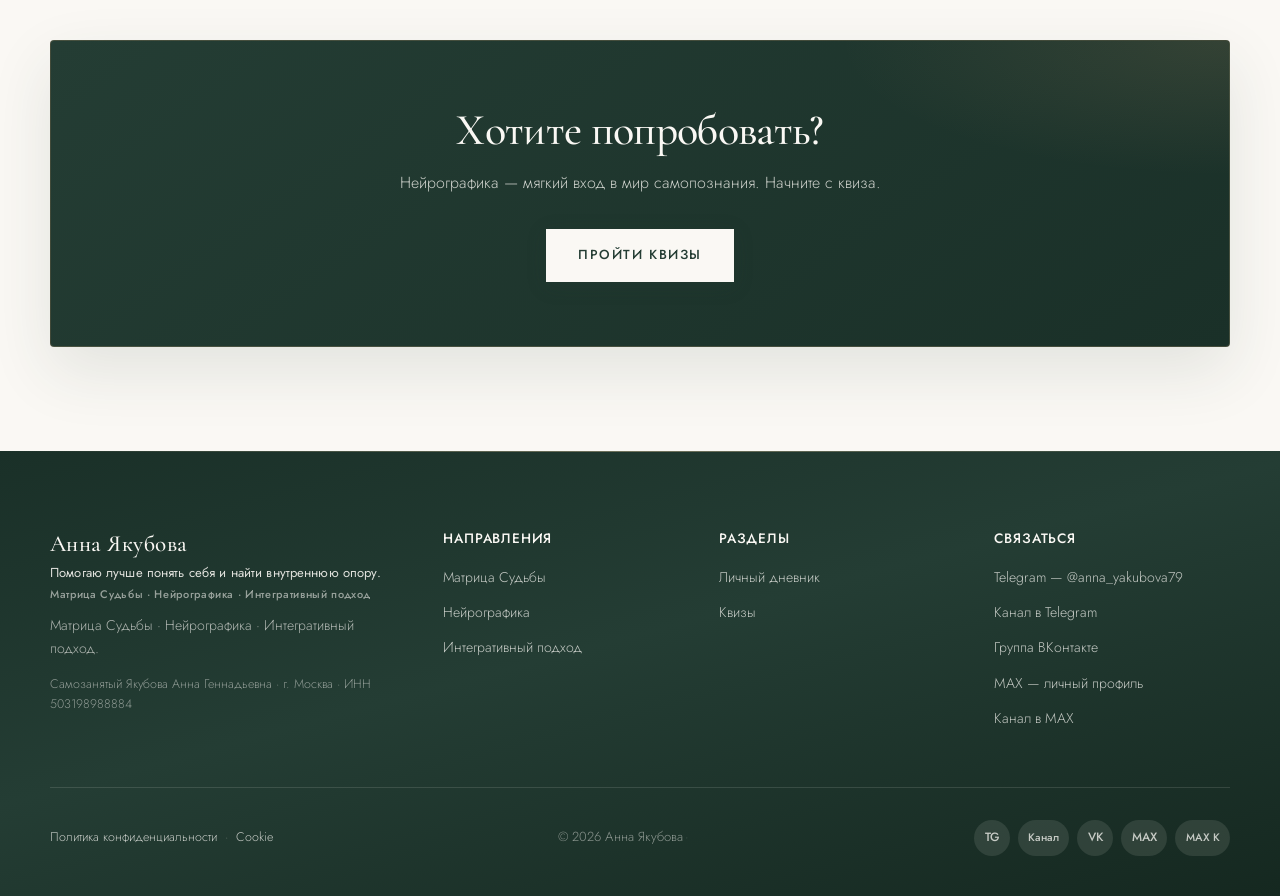
<file: neyrografika.html>
﻿<!DOCTYPE html>
<html lang="ru">
<head>
  <meta charset="UTF-8">
  <meta name="viewport" content="width=device-width, initial-scale=1.0">
  <meta name="description" content="Нейрографика с Анной Якубовой — творческая практика для снятия блоков и обретения внутренней гармонии.">
  <title>Нейрографика — Анна Якубова</title>
  <link rel="preconnect" href="https://fonts.googleapis.com">
  <link rel="preconnect" href="https://fonts.gstatic.com" crossorigin>
  <link href="https://fonts.googleapis.com/css2?family=Cormorant+Garamond:ital,wght@0,400;0,500;0,600;1,400;1,500&family=Jost:ital,wght@0,300;0,400;0,500;0,600;1,300&display=swap" rel="stylesheet">
  <link rel="stylesheet" href="css/styles.css?v=premium2026m6">
  <script src="js/config.js"></script>
  <script src="js/seo.js"></script>
</head>
<body>

  <header class="header">
    <div class="container header__inner">
      <a href="index.html" class="logo">
        <span class="logo__name">Анна Якубова</span>
        <span class="logo__tagline"><span class="logo__tagline-lead">Помогаю лучше понять себя и найти внутреннюю опору.</span><span class="logo__tagline-dir">Матрица Судьбы · Нейрографика · Интегративный подход</span></span>
      </a>
      <button class="burger" aria-label="Меню">
        <span></span><span></span><span></span>
      </button>
      <nav class="nav">
        <a href="index.html" class="nav__link">Главная</a>
        <a href="matrica-sudby.html" class="nav__link">Матрица Судьбы</a>
        <a href="neyrografika.html" class="nav__link">Нейрографика</a>
        <a href="integrativny-podhod.html" class="nav__link">Интегративный подход</a>
        <a href="dnevnik.html" class="nav__link">Личный дневник</a>
        <a href="quiz.html" class="nav__link nav__link--cta">Квизы</a>
      </nav>
    </div>
  </header>

  <main>
    <section class="page-hero">
      <div class="page-hero__bg"></div>
      <div class="container reveal">
        <p class="page-hero__breadcrumb">
          <a href="index.html">Главная</a> / Нейрографика
        </p>
        <h1 class="page-hero__title">Нейрографика</h1>
        <p class="page-hero__desc">
          Современный метод работы с сознанием и подсознанием через осознанное
          рисование — для изменения восприятия и внутренней трансформации.
        </p>
      </div>
    </section>

    <section class="content content--neuro">
      <div class="container content__grid reveal">
        <div class="content__main">
          <p class="content-lead">
            <strong>НейроГрафика</strong> — это современный метод работы с сознанием
            и подсознанием через <span class="text-highlight">осознанное рисование</span>,
            разработанный для того, чтобы изменить своё восприятие, избавиться
            от внутренних ограничений и найти вдохновение для действий.
          </p>

          <div class="author-block">
            <p>
              Автором метода является <strong>доктор психологических наук</strong>,
              основатель Института психологии и творчества, профессор психологии
              <strong>Павел Михайлович Пискарёв</strong>.
            </p>
          </div>

          <div class="how-it-works">
            <h3>Как это работает?</h3>
            <p>
              Когда вы рисуете — ваш мозг создаёт <span class="text-highlight">новые нейронные связи</span>.
              В НейроГрафике вы используете специальные линии и формы, которые помогают
              «перепрограммировать» своё мышление, снять ограничения, освободиться
              от стереотипов и найти новые решения для своих задач.
            </p>
          </div>

          <h3>С помощью НейроГрафики в личной сессии можно глубоко проработать такие запросы, как:</h3>
          <ul class="info-cards info-cards--compact">
            <li>
              <strong>Доход и карьера</strong>
              рост дохода, карьера
            </li>
            <li>
              <strong>Уверенность</strong>
              внутренняя опора, уверенность в себе
            </li>
            <li>
              <strong>Отношения</strong>
              отношения, любовь, гармония
            </li>
            <li>
              <strong>Эмоции</strong>
              снижение страхов, обид, тревожности
            </li>
          </ul>
          <p class="info-more">и многое другое</p>

          <h3 style="margin-top: 2.5rem;">Форматы работы</h3>
          <p>
            Индивидуальные сессии, групповые мастер-классы, онлайн-практикумы.
            Анна сочетает нейрографику с элементами Матрицы Судьбы для
            более глубокой проработки. Следите за анонсами в
            <a href="dnevnik.html">Личном дневнике</a>.
          </p>
        </div>

        <aside class="content__sidebar">
          <h4>Услуги</h4>
          <ul class="sidebar-list" data-services-list="neuro"></ul>
          <a href="zapis.html?service=neuro" class="btn btn--primary" style="width: 100%; margin-top: 1.5rem;">
            Записаться
          </a>
        </aside>
      </div>
    </section>

    <section class="section section--alt certificate-section">
      <div class="container reveal">
        <div class="certificate-showcase certificate-showcase--gallery">
          <div class="ornament"><span class="ornament__symbol">✿</span></div>
          <p class="certificate-showcase__label">Сертификация НейроГрафики</p>
          <h2>Обучение в Институте психологии творчества</h2>
          <p class="certificate-showcase__intro">
            Анна Якубова прошла профессиональные программы у автора метода
            Павла Пискарёва и подтвердила квалификацию официальными сертификатами.
          </p>

          <div class="certificate-gallery">
            <figure class="certificate-gallery__item">
              <div class="certificate-frame">
                <div class="certificate-frame__outer certificate-frame__outer--neuro">
                  <div class="certificate-frame__inner">
                    <img
                      src="images/neuro-cert-specialist.png"
                      alt="Сертификат — Специалист НейроГрафики, программа «Рост качества жизни», Анна Якубова"
                      width="720"
                      height="1280"
                      loading="lazy"
                    >
                  </div>
                </div>
              </div>
              <figcaption class="certificate-frame__caption">
                <strong>Специалист НейроГрафики</strong>
                <span>«Рост качества жизни» · 50 часов</span>
              </figcaption>
            </figure>

            <figure class="certificate-gallery__item">
              <div class="certificate-frame">
                <div class="certificate-frame__outer certificate-frame__outer--neuro">
                  <div class="certificate-frame__inner">
                    <img
                      src="images/neuro-cert-pure-school.png"
                      alt="Сертификат — Профессионал Чистой школы НейроГрафики, Анна Якубова"
                      width="720"
                      height="1280"
                      loading="lazy"
                    >
                  </div>
                </div>
              </div>
              <figcaption class="certificate-frame__caption">
                <strong>Профессионал Чистой школы</strong>
                <span>Статус подтверждён на 2 года</span>
              </figcaption>
            </figure>

            <figure class="certificate-gallery__item">
              <div class="certificate-frame">
                <div class="certificate-frame__outer certificate-frame__outer--neuro">
                  <div class="certificate-frame__inner">
                    <img
                      src="images/neuro-cert-stylization.png"
                      alt="Сертификат — Секреты стилизации в НейроГрафике, Анна Якубова"
                      width="720"
                      height="1280"
                      loading="lazy"
                    >
                  </div>
                </div>
              </div>
              <figcaption class="certificate-frame__caption">
                <strong>Секреты стилизации</strong>
                <span>Курс 16 часов · практические задания</span>
              </figcaption>
            </figure>
          </div>

          <p class="certificate-showcase__note">
            Доверяйте работу со своим сознанием только сертифицированным специалистам
          </p>
        </div>
      </div>
    </section>

    <section class="neuro-showcase section">
      <div class="container neuro-showcase__grid reveal">
        <div class="neuro-showcase__text">
          <div class="ornament"><span class="ornament__symbol">✿</span></div>
          <p class="section__label">Практика и мастер-классы</p>
          <h2>Рисунок, который меняет изнутри</h2>
          <p>
            На занятиях с Анной вы создаёте собственные нейрографические работы —
            через линии, цвет и форму приходит ясность, лёгкость и новые решения.
          </p>
          <p>
            Групповые встречи, индивидуальные сессии и онлайн-практикумы —
            в атмосфере тепла, поддержки и творческой свободы.
          </p>
          <a href="https://t.me/anna_yakubova79" class="btn btn--accent" target="_blank" rel="noopener noreferrer">
            Записаться в Telegram
          </a>
        </div>

        <figure class="neuro-showcase__visual">
          <div class="neuro-showcase__glow" aria-hidden="true"></div>
          <img
            src="images/neyrografika-showcase.jpg"
            alt="Групповой мастер-класс по нейрографике с Анной Якубовой — участницы с готовыми работами"
            width="1024"
            height="768"
            loading="lazy"
          >
        </figure>
      </div>
    </section>

    <section class="section">
      <div class="container">
        <div class="cta-block reveal">
          <h2>Хотите попробовать?</h2>
          <p>Нейрографика — мягкий вход в мир самопознания. Начните с квиза.</p>
          <a href="quiz.html" class="btn btn--primary">Пройти квизы</a>
        </div>
      </div>
    </section>
  </main>

  <footer class="footer">
    <div class="container">
      <div class="footer__grid">
        <div class="footer__brand">
          <div class="logo">
            <span class="logo__name">Анна Якубова</span>
            <span class="logo__tagline"><span class="logo__tagline-lead">Помогаю лучше понять себя и найти внутреннюю опору.</span><span class="logo__tagline-dir">Матрица Судьбы · Нейрографика · Интегративный подход</span></span>
          </div>
          <p class="footer__desc">
            Матрица Судьбы · Нейрографика · Интегративный подход.
          </p>
        </div>
        <div>
          <h4>Направления</h4>
          <ul>
            <li><a href="matrica-sudby.html">Матрица Судьбы</a></li>
            <li><a href="neyrografika.html">Нейрографика</a></li>
            <li><a href="integrativny-podhod.html">Интегративный подход</a></li>
          </ul>
        </div>
        <div>
          <h4>Разделы</h4>
          <ul>
            <li><a href="dnevnik.html">Личный дневник</a></li>
            <li><a href="quiz.html">Квизы</a></li>
          </ul>
        </div>
        <div>
          <h4>Связаться</h4>
          <ul>
            <li><a href="https://t.me/anna_yakubova79" target="_blank" rel="noopener noreferrer">Telegram — @anna_yakubova79</a></li>
            <li><a href="https://t.me/madam79kotineiro" target="_blank" rel="noopener noreferrer">Канал в Telegram</a></li>
            <li><a href="https://vk.ru/club236251530" target="_blank" rel="noopener noreferrer">Группа ВКонтакте</a></li>
            <li><a href="https://max.ru/u/f9LHodD0cOKiHUxn33v4gxrylSkSrL2RhzH1p6HbsSGW_PwYXz547XMPfik" target="_blank" rel="noopener noreferrer">MAX — личный профиль</a></li>
            <li><a href="https://max.ru/channel_anna_neiroopora" target="_blank" rel="noopener noreferrer">Канал в MAX</a></li>
          </ul>
        </div>
      </div>
      <div class="footer__bottom">
        <span>© 2026 Анна Якубова<a href="admin.html" class="footer__admin-link" title="Вход">·</a></span>
        <div class="social-links">
          <a href="https://t.me/anna_yakubova79" class="social-link" title="Telegram — @anna_yakubova79" target="_blank" rel="noopener noreferrer">TG</a>
          <a href="https://t.me/madam79kotineiro" class="social-link social-link--channel" title="Telegram-канал" target="_blank" rel="noopener noreferrer">Канал</a>
          <a href="https://vk.ru/club236251530" class="social-link" title="Группа ВКонтакте" target="_blank" rel="noopener noreferrer">VK</a>
          <a href="https://max.ru/u/f9LHodD0cOKiHUxn33v4gxrylSkSrL2RhzH1p6HbsSGW_PwYXz547XMPfik" class="social-link" title="MAX — личный профиль" target="_blank" rel="noopener noreferrer">MAX</a>
          <a href="https://max.ru/channel_anna_neiroopora" class="social-link social-link--channel" title="Канал в MAX" target="_blank" rel="noopener noreferrer">MAX К</a>
        </div>
      </div>
    </div>
  </footer>

  <script src="js/cookies.js"></script>
  <script src="js/services.js"></script>
  <script src="js/main.js"></script>
  <!-- Yandex.Metrika counter -->
  <script src="js/yandex-metrika.js"></script>
  <noscript><div><img src="https://mc.yandex.ru/watch/112922998" style="position:absolute; left:-9999px;" alt="" /></div></noscript>
  <!-- /Yandex.Metrika counter -->
</body>
</html>
</file>
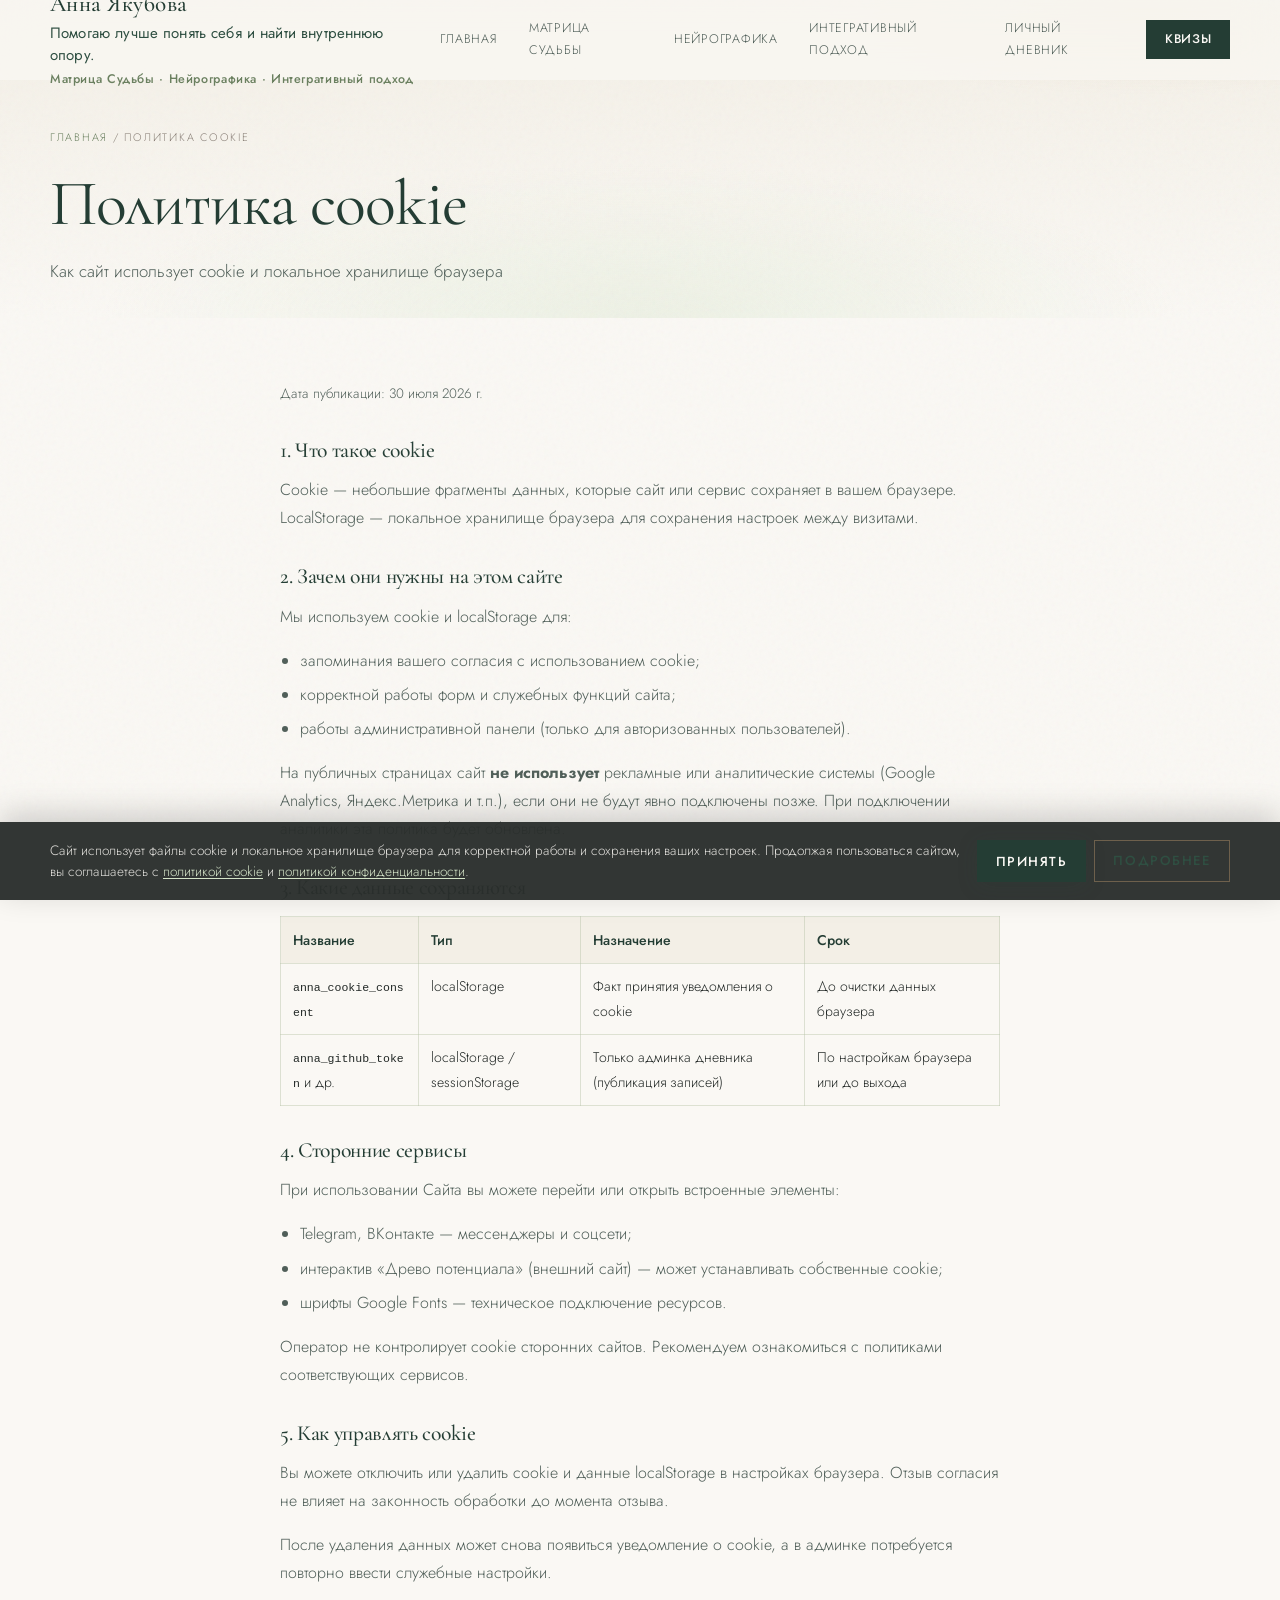
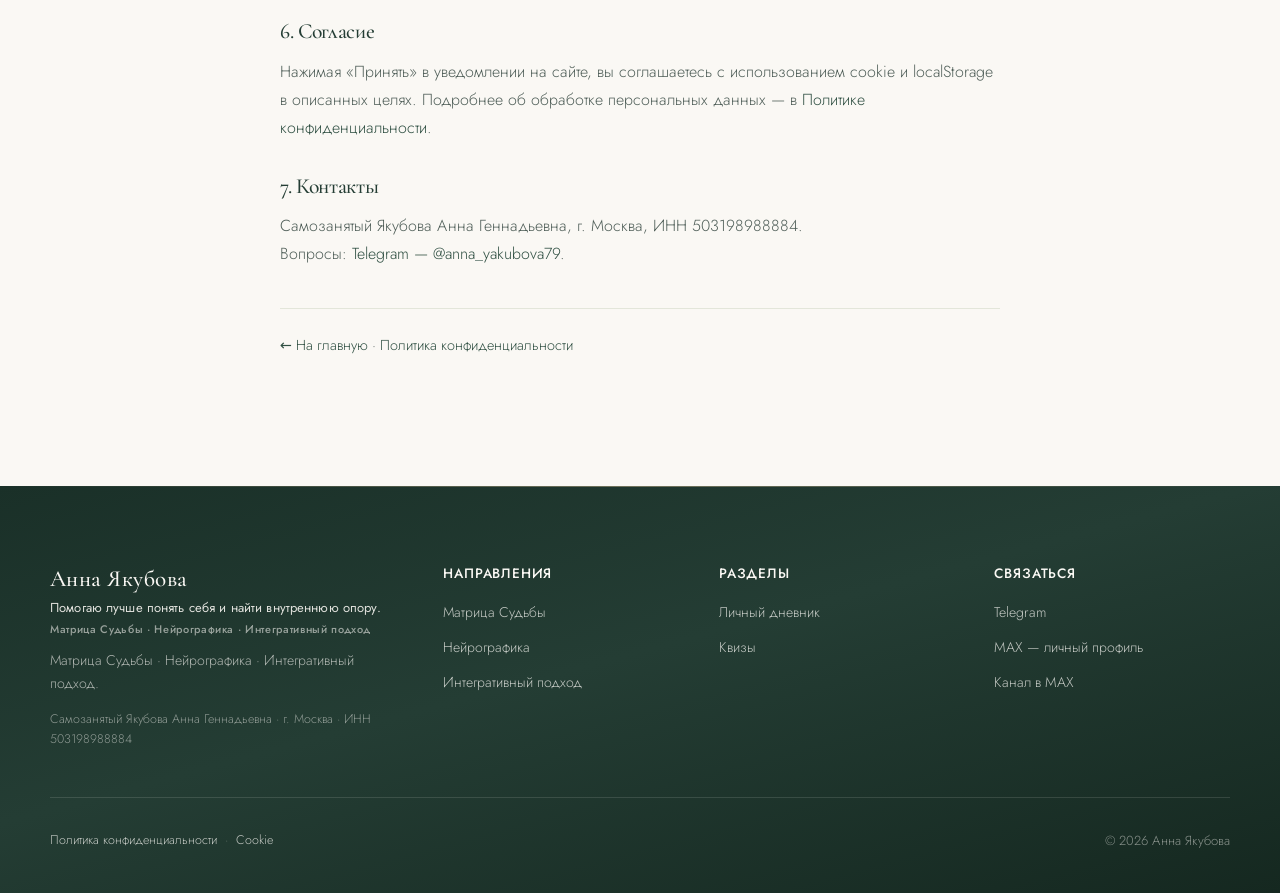
<file: politika-cookie.html>
﻿<!DOCTYPE html>
<html lang="ru">
<head>
  <meta charset="UTF-8">
  <meta name="viewport" content="width=device-width, initial-scale=1.0">
  <meta name="description" content="Политика использования файлов cookie на сайте Анны Якубовой.">
  <title>Политика cookie — Анна Якубова</title>
  <link rel="preconnect" href="https://fonts.googleapis.com">
  <link rel="preconnect" href="https://fonts.gstatic.com" crossorigin>
  <link href="https://fonts.googleapis.com/css2?family=Cormorant+Garamond:ital,wght@0,400;0,500;0,600;1,400;1,500&family=Jost:ital,wght@0,300;0,400;0,500;0,600;1,300&display=swap" rel="stylesheet">
  <link rel="stylesheet" href="css/styles.css?v=premium2026m6">
  <script src="js/config.js"></script>
  <script src="js/seo.js"></script>
</head>
<body>

  <header class="header">
    <div class="container header__inner">
      <a href="index.html" class="logo">
        <span class="logo__name">Анна Якубова</span>
        <span class="logo__tagline"><span class="logo__tagline-lead">Помогаю лучше понять себя и найти внутреннюю опору.</span><span class="logo__tagline-dir">Матрица Судьбы · Нейрографика · Интегративный подход</span></span>
      </a>
      <button class="burger" aria-label="Меню">
        <span></span><span></span><span></span>
      </button>
      <nav class="nav">
        <a href="index.html" class="nav__link">Главная</a>
        <a href="matrica-sudby.html" class="nav__link">Матрица Судьбы</a>
        <a href="neyrografika.html" class="nav__link">Нейрографика</a>
        <a href="integrativny-podhod.html" class="nav__link">Интегративный подход</a>
        <a href="dnevnik.html" class="nav__link">Личный дневник</a>
        <a href="quiz.html" class="nav__link nav__link--cta">Квизы</a>
      </nav>
    </div>
  </header>

  <main>
    <section class="page-hero page-hero--compact">
      <div class="page-hero__bg"></div>
      <div class="container reveal">
        <p class="page-hero__breadcrumb">
          <a href="index.html">Главная</a> / Политика cookie
        </p>
        <h1 class="page-hero__title">Политика cookie</h1>
        <p class="page-hero__desc">Как сайт использует cookie и локальное хранилище браузера</p>
      </div>
    </section>

    <section class="content">
      <div class="container container--narrow legal-doc reveal">
        <p class="legal-doc__updated">Дата публикации: 30 июля 2026 г.</p>

        <h2>1. Что такое cookie</h2>
        <p>
          Cookie — небольшие фрагменты данных, которые сайт или сервис сохраняет в вашем браузере.
          LocalStorage — локальное хранилище браузера для сохранения настроек между визитами.
        </p>

        <h2>2. Зачем они нужны на этом сайте</h2>
        <p>Мы используем cookie и localStorage для:</p>
        <ul>
          <li>запоминания вашего согласия с использованием cookie;</li>
          <li>корректной работы форм и служебных функций сайта;</li>
          <li>работы административной панели (только для авторизованных пользователей).</li>
        </ul>
        <p>
          На публичных страницах сайт <strong>не использует</strong> рекламные или аналитические
          системы (Google Analytics, Яндекс.Метрика и т.п.), если они не будут явно подключены позже.
          При подключении аналитики эта политика будет обновлена.
        </p>

        <h2>3. Какие данные сохраняются</h2>
        <table class="legal-table">
          <thead>
            <tr>
              <th>Название</th>
              <th>Тип</th>
              <th>Назначение</th>
              <th>Срок</th>
            </tr>
          </thead>
          <tbody>
            <tr>
              <td><code>anna_cookie_consent</code></td>
              <td>localStorage</td>
              <td>Факт принятия уведомления о cookie</td>
              <td>До очистки данных браузера</td>
            </tr>
            <tr>
              <td><code>anna_github_token</code> и др.</td>
              <td>localStorage / sessionStorage</td>
              <td>Только админка дневника (публикация записей)</td>
              <td>По настройкам браузера или до выхода</td>
            </tr>
          </tbody>
        </table>

        <h2>4. Сторонние сервисы</h2>
        <p>При использовании Сайта вы можете перейти или открыть встроенные элементы:</p>
        <ul>
          <li>Telegram, ВКонтакте — мессенджеры и соцсети;</li>
          <li>интерактив «Древо потенциала» (внешний сайт) — может устанавливать собственные cookie;</li>
          <li>шрифты Google Fonts — техническое подключение ресурсов.</li>
        </ul>
        <p>
          Оператор не контролирует cookie сторонних сайтов. Рекомендуем ознакомиться
          с политиками соответствующих сервисов.
        </p>

        <h2>5. Как управлять cookie</h2>
        <p>
          Вы можете отключить или удалить cookie и данные localStorage в настройках браузера.
          Отзыв согласия не влияет на законность обработки до момента отзыва.
        </p>
        <p>
          После удаления данных может снова появиться уведомление о cookie,
          а в админке потребуется повторно ввести служебные настройки.
        </p>

        <h2>6. Согласие</h2>
        <p>
          Нажимая «Принять» в уведомлении на сайте, вы соглашаетесь с использованием
          cookie и localStorage в описанных целях. Подробнее об обработке персональных данных —
          в <a href="politika-konfidencialnosti.html">Политике конфиденциальности</a>.
        </p>

        <h2>7. Контакты</h2>
        <p>
          Самозанятый Якубова Анна Геннадьевна, г. Москва, ИНН 503198988884.<br>
          Вопросы: <a href="https://t.me/anna_yakubova79" target="_blank" rel="noopener noreferrer">Telegram — @anna_yakubova79</a>.
        </p>

        <p class="legal-doc__back">
          <a href="index.html">← На главную</a>
          ·
          <a href="politika-konfidencialnosti.html">Политика конфиденциальности</a>
        </p>
      </div>
    </section>
  </main>

  <footer class="footer">
    <div class="container">
      <div class="footer__grid">
        <div class="footer__brand">
          <div class="logo">
            <span class="logo__name">Анна Якубова</span>
            <span class="logo__tagline"><span class="logo__tagline-lead">Помогаю лучше понять себя и найти внутреннюю опору.</span><span class="logo__tagline-dir">Матрица Судьбы · Нейрографика · Интегративный подход</span></span>
          </div>
          <p class="footer__desc">Матрица Судьбы · Нейрографика · Интегративный подход.</p>
        </div>
        <div>
          <h4>Направления</h4>
          <ul>
            <li><a href="matrica-sudby.html">Матрица Судьбы</a></li>
            <li><a href="neyrografika.html">Нейрографика</a></li>
            <li><a href="integrativny-podhod.html">Интегративный подход</a></li>
          </ul>
        </div>
        <div>
          <h4>Разделы</h4>
          <ul>
            <li><a href="dnevnik.html">Личный дневник</a></li>
            <li><a href="quiz.html">Квизы</a></li>
          </ul>
        </div>
        <div>
          <h4>Связаться</h4>
          <ul>
            <li><a href="https://t.me/anna_yakubova79" target="_blank" rel="noopener noreferrer">Telegram</a></li>
            <li><a href="https://max.ru/u/f9LHodD0cOKiHUxn33v4gxrylSkSrL2RhzH1p6HbsSGW_PwYXz547XMPfik" target="_blank" rel="noopener noreferrer">MAX — личный профиль</a></li>
            <li><a href="https://max.ru/channel_anna_neiroopora" target="_blank" rel="noopener noreferrer">Канал в MAX</a></li>
          </ul>
        </div>
      </div>
      <div class="footer__bottom">
        <span>© 2026 Анна Якубова</span>
      </div>
    </div>
  </footer>

  <script src="js/cookies.js"></script>
  <script src="js/main.js"></script>
  <!-- Yandex.Metrika counter -->
  <script src="js/yandex-metrika.js"></script>
  <noscript><div><img src="https://mc.yandex.ru/watch/112922998" style="position:absolute; left:-9999px;" alt="" /></div></noscript>
  <!-- /Yandex.Metrika counter -->
</body>
</html>
</file>
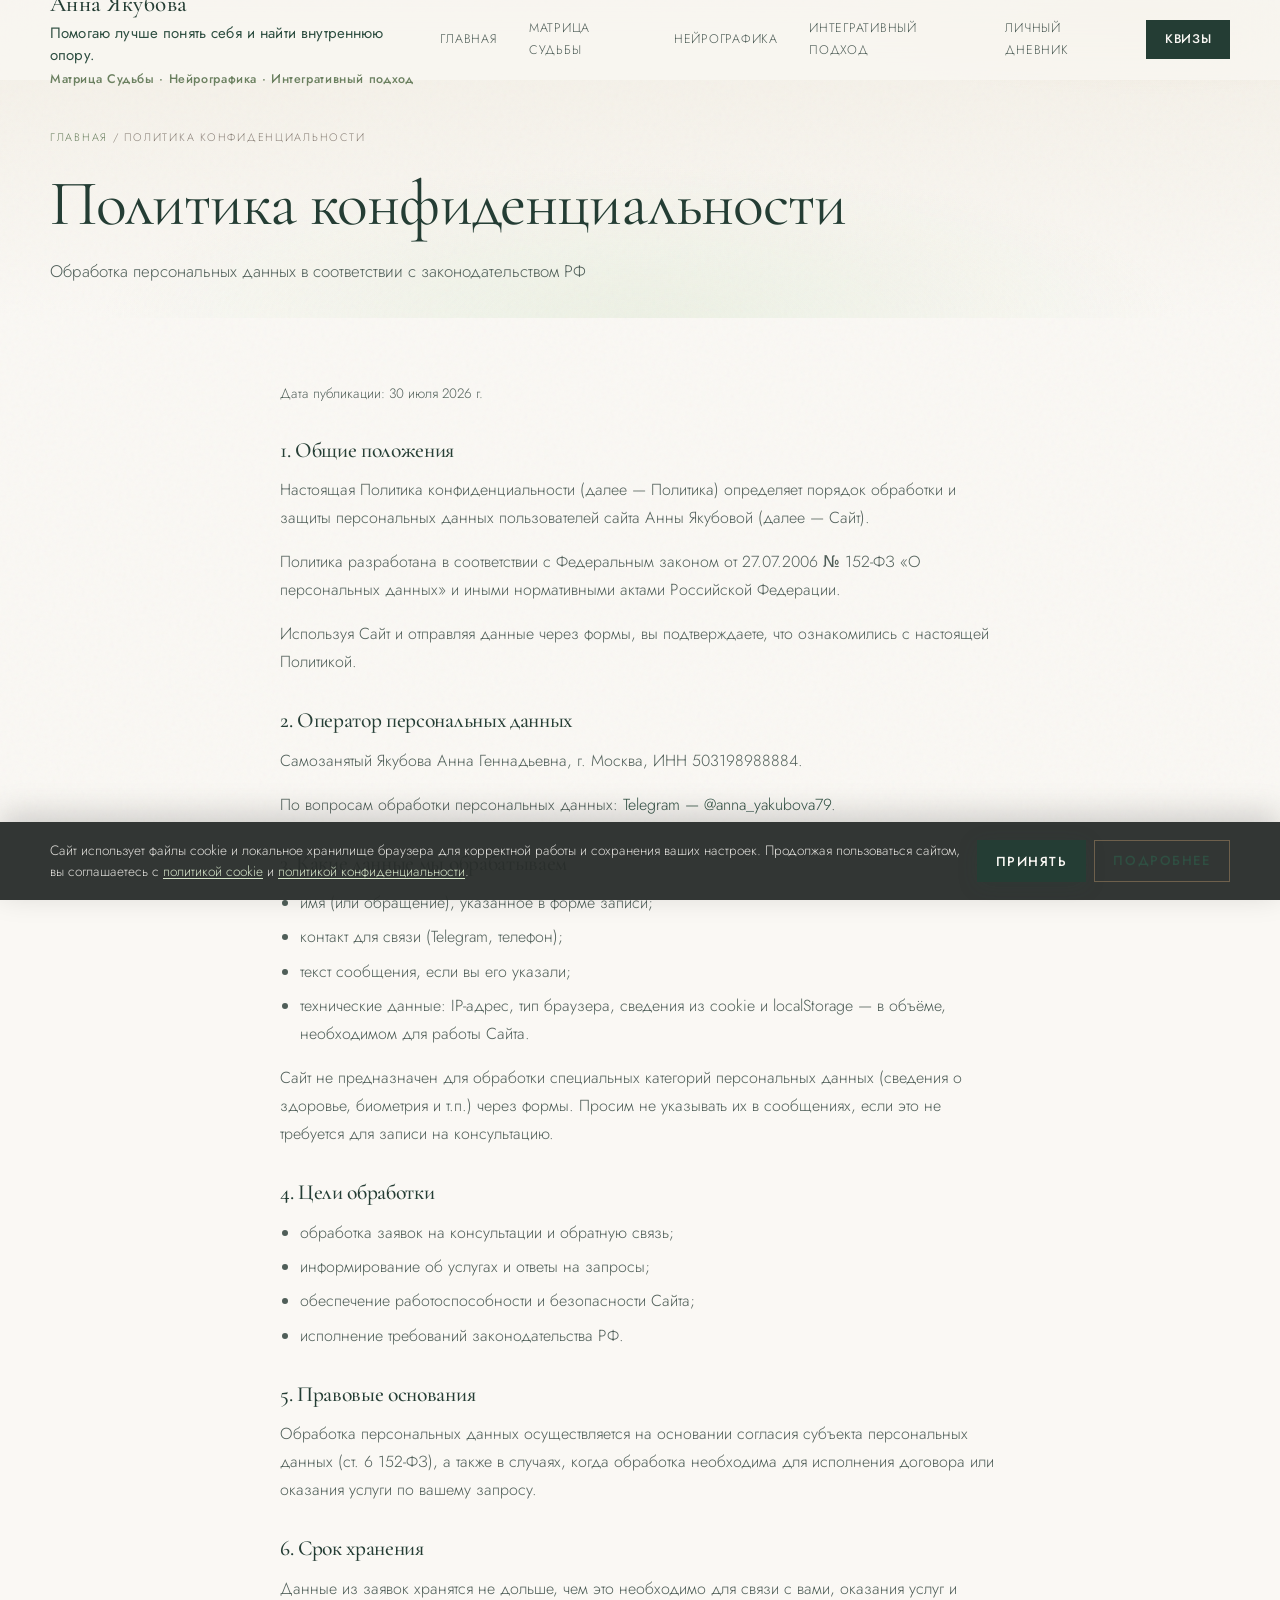
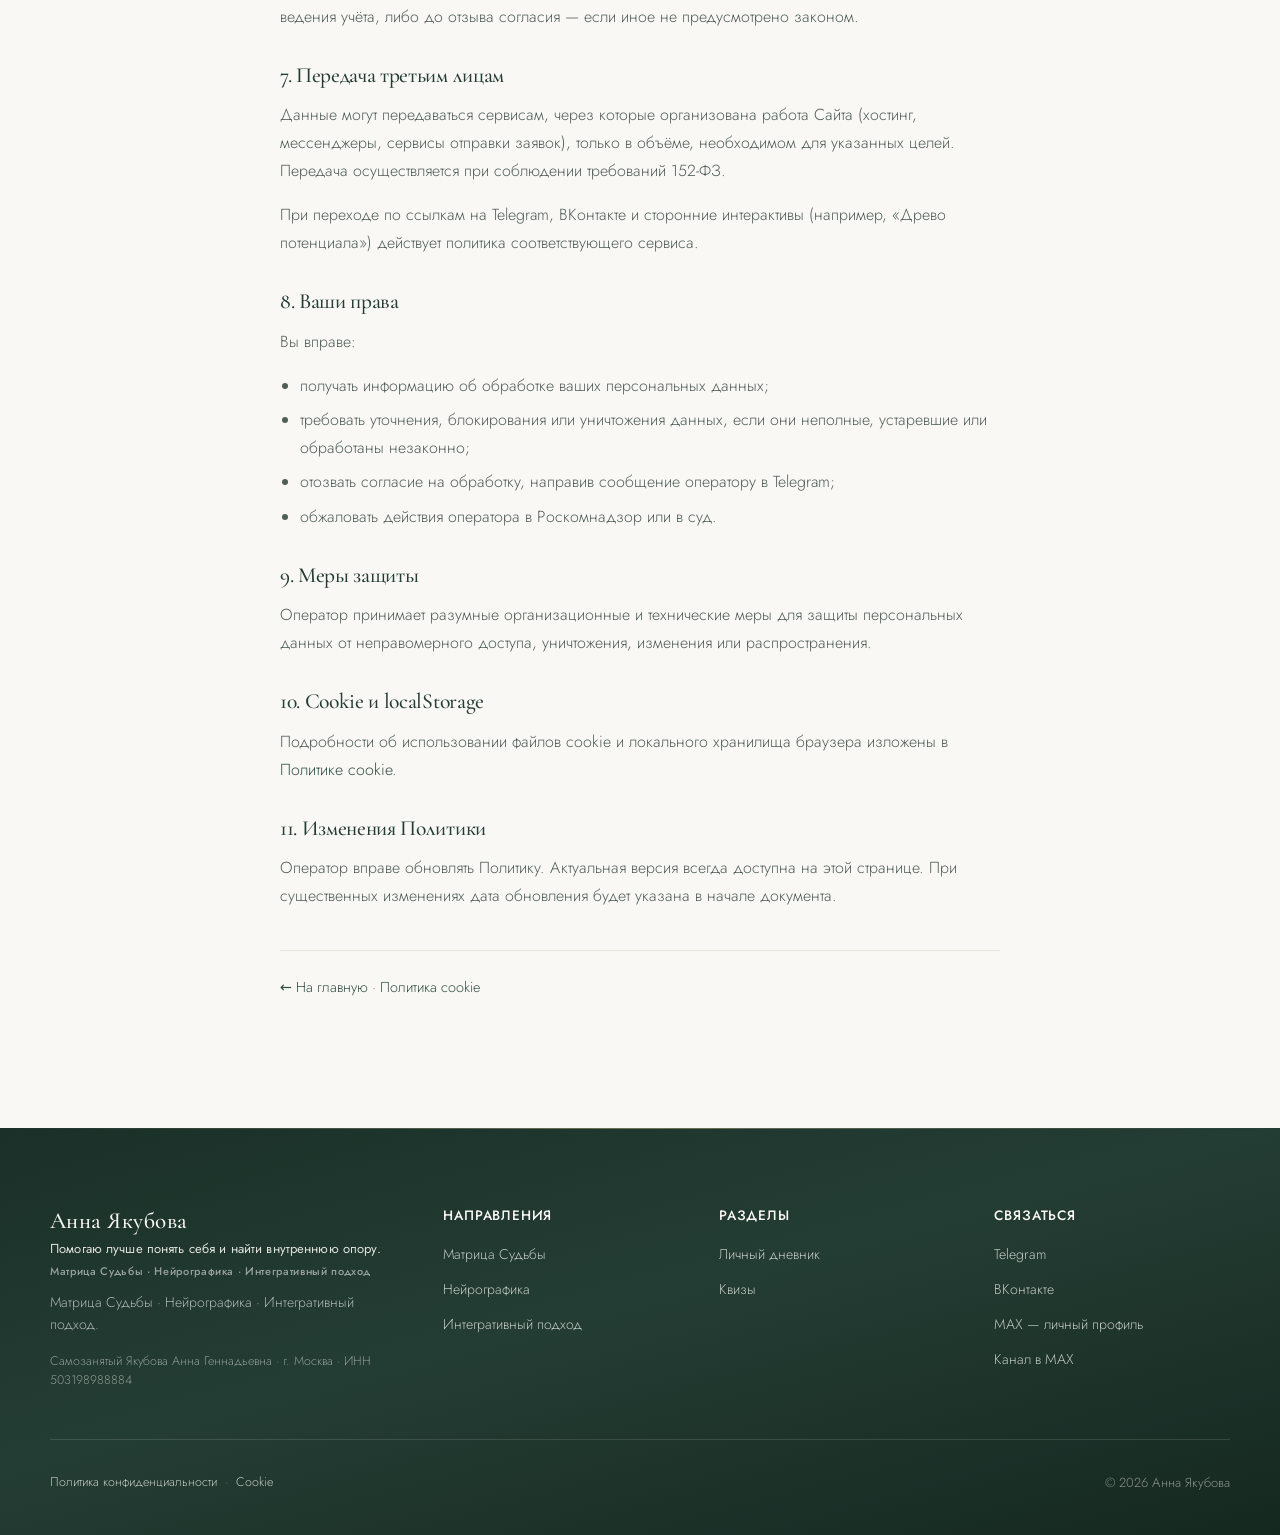
<file: politika-konfidencialnosti.html>
﻿<!DOCTYPE html>
<html lang="ru">
<head>
  <meta charset="UTF-8">
  <meta name="viewport" content="width=device-width, initial-scale=1.0">
  <meta name="description" content="Политика конфиденциальности сайта Анны Якубовой — обработка персональных данных.">
  <title>Политика конфиденциальности — Анна Якубова</title>
  <link rel="preconnect" href="https://fonts.googleapis.com">
  <link rel="preconnect" href="https://fonts.gstatic.com" crossorigin>
  <link href="https://fonts.googleapis.com/css2?family=Cormorant+Garamond:ital,wght@0,400;0,500;0,600;1,400;1,500&family=Jost:ital,wght@0,300;0,400;0,500;0,600;1,300&display=swap" rel="stylesheet">
  <link rel="stylesheet" href="css/styles.css?v=premium2026m6">
  <script src="js/config.js"></script>
  <script src="js/seo.js"></script>
</head>
<body>

  <header class="header">
    <div class="container header__inner">
      <a href="index.html" class="logo">
        <span class="logo__name">Анна Якубова</span>
        <span class="logo__tagline"><span class="logo__tagline-lead">Помогаю лучше понять себя и найти внутреннюю опору.</span><span class="logo__tagline-dir">Матрица Судьбы · Нейрографика · Интегративный подход</span></span>
      </a>
      <button class="burger" aria-label="Меню">
        <span></span><span></span><span></span>
      </button>
      <nav class="nav">
        <a href="index.html" class="nav__link">Главная</a>
        <a href="matrica-sudby.html" class="nav__link">Матрица Судьбы</a>
        <a href="neyrografika.html" class="nav__link">Нейрографика</a>
        <a href="integrativny-podhod.html" class="nav__link">Интегративный подход</a>
        <a href="dnevnik.html" class="nav__link">Личный дневник</a>
        <a href="quiz.html" class="nav__link nav__link--cta">Квизы</a>
      </nav>
    </div>
  </header>

  <main>
    <section class="page-hero page-hero--compact">
      <div class="page-hero__bg"></div>
      <div class="container reveal">
        <p class="page-hero__breadcrumb">
          <a href="index.html">Главная</a> / Политика конфиденциальности
        </p>
        <h1 class="page-hero__title">Политика конфиденциальности</h1>
        <p class="page-hero__desc">Обработка персональных данных в соответствии с законодательством РФ</p>
      </div>
    </section>

    <section class="content">
      <div class="container container--narrow legal-doc reveal">
        <p class="legal-doc__updated">Дата публикации: 30 июля 2026 г.</p>

        <h2>1. Общие положения</h2>
        <p>
          Настоящая Политика конфиденциальности (далее — Политика) определяет порядок обработки
          и защиты персональных данных пользователей сайта Анны Якубовой (далее — Сайт).
        </p>
        <p>
          Политика разработана в соответствии с Федеральным законом от 27.07.2006 № 152-ФЗ
          «О персональных данных» и иными нормативными актами Российской Федерации.
        </p>
        <p>
          Используя Сайт и отправляя данные через формы, вы подтверждаете, что ознакомились
          с настоящей Политикой.
        </p>

        <h2>2. Оператор персональных данных</h2>
        <p class="legal-doc__operator" id="legal-operator">
          Самозанятый Якубова Анна Геннадьевна, г. Москва, ИНН 503198988884.
        </p>
        <p>
          По вопросам обработки персональных данных:
          <a href="https://t.me/anna_yakubova79" target="_blank" rel="noopener noreferrer">Telegram — @anna_yakubova79</a>.
        </p>

        <h2>3. Какие данные мы обрабатываем</h2>
        <ul>
          <li>имя (или обращение), указанное в форме записи;</li>
          <li>контакт для связи (Telegram, телефон);</li>
          <li>текст сообщения, если вы его указали;</li>
          <li>технические данные: IP-адрес, тип браузера, сведения из cookie и localStorage — в объёме, необходимом для работы Сайта.</li>
        </ul>
        <p>
          Сайт не предназначен для обработки специальных категорий персональных данных
          (сведения о здоровье, биометрия и т.п.) через формы. Просим не указывать их в сообщениях,
          если это не требуется для записи на консультацию.
        </p>

        <h2>4. Цели обработки</h2>
        <ul>
          <li>обработка заявок на консультации и обратную связь;</li>
          <li>информирование об услугах и ответы на запросы;</li>
          <li>обеспечение работоспособности и безопасности Сайта;</li>
          <li>исполнение требований законодательства РФ.</li>
        </ul>

        <h2>5. Правовые основания</h2>
        <p>
          Обработка персональных данных осуществляется на основании согласия субъекта
          персональных данных (ст. 6 152-ФЗ), а также в случаях, когда обработка необходима
          для исполнения договора или оказания услуги по вашему запросу.
        </p>

        <h2>6. Срок хранения</h2>
        <p>
          Данные из заявок хранятся не дольше, чем это необходимо для связи с вами,
          оказания услуг и ведения учёта, либо до отзыва согласия — если иное не предусмотрено законом.
        </p>

        <h2>7. Передача третьим лицам</h2>
        <p>
          Данные могут передаваться сервисам, через которые организована работа Сайта
          (хостинг, мессенджеры, сервисы отправки заявок), только в объёме, необходимом
          для указанных целей. Передача осуществляется при соблюдении требований 152-ФЗ.
        </p>
        <p>
          При переходе по ссылкам на Telegram, ВКонтакте и сторонние интерактивы
          (например, «Древо потенциала») действует политика соответствующего сервиса.
        </p>

        <h2>8. Ваши права</h2>
        <p>Вы вправе:</p>
        <ul>
          <li>получать информацию об обработке ваших персональных данных;</li>
          <li>требовать уточнения, блокирования или уничтожения данных, если они неполные, устаревшие или обработаны незаконно;</li>
          <li>отозвать согласие на обработку, направив сообщение оператору в Telegram;</li>
          <li>обжаловать действия оператора в Роскомнадзор или в суд.</li>
        </ul>

        <h2>9. Меры защиты</h2>
        <p>
          Оператор принимает разумные организационные и технические меры для защиты
          персональных данных от неправомерного доступа, уничтожения, изменения или распространения.
        </p>

        <h2>10. Cookie и localStorage</h2>
        <p>
          Подробности об использовании файлов cookie и локального хранилища браузера
          изложены в <a href="politika-cookie.html">Политике cookie</a>.
        </p>

        <h2>11. Изменения Политики</h2>
        <p>
          Оператор вправе обновлять Политику. Актуальная версия всегда доступна на этой странице.
          При существенных изменениях дата обновления будет указана в начале документа.
        </p>

        <p class="legal-doc__back">
          <a href="index.html">← На главную</a>
          ·
          <a href="politika-cookie.html">Политика cookie</a>
        </p>
      </div>
    </section>
  </main>

  <footer class="footer">
    <div class="container">
      <div class="footer__grid">
        <div class="footer__brand">
          <div class="logo">
            <span class="logo__name">Анна Якубова</span>
            <span class="logo__tagline"><span class="logo__tagline-lead">Помогаю лучше понять себя и найти внутреннюю опору.</span><span class="logo__tagline-dir">Матрица Судьбы · Нейрографика · Интегративный подход</span></span>
          </div>
          <p class="footer__desc">Матрица Судьбы · Нейрографика · Интегративный подход.</p>
        </div>
        <div>
          <h4>Направления</h4>
          <ul>
            <li><a href="matrica-sudby.html">Матрица Судьбы</a></li>
            <li><a href="neyrografika.html">Нейрографика</a></li>
            <li><a href="integrativny-podhod.html">Интегративный подход</a></li>
          </ul>
        </div>
        <div>
          <h4>Разделы</h4>
          <ul>
            <li><a href="dnevnik.html">Личный дневник</a></li>
            <li><a href="quiz.html">Квизы</a></li>
          </ul>
        </div>
        <div>
          <h4>Связаться</h4>
          <ul>
            <li><a href="https://t.me/anna_yakubova79" target="_blank" rel="noopener noreferrer">Telegram</a></li>
            <li><a href="https://vk.ru/club236251530" target="_blank" rel="noopener noreferrer">ВКонтакте</a></li>
            <li><a href="https://max.ru/u/f9LHodD0cOKiHUxn33v4gxrylSkSrL2RhzH1p6HbsSGW_PwYXz547XMPfik" target="_blank" rel="noopener noreferrer">MAX — личный профиль</a></li>
            <li><a href="https://max.ru/channel_anna_neiroopora" target="_blank" rel="noopener noreferrer">Канал в MAX</a></li>
          </ul>
        </div>
      </div>
      <div class="footer__bottom">
        <span>© 2026 Анна Якубова</span>
      </div>
    </div>
  </footer>

  <script src="js/cookies.js"></script>
  <script src="js/main.js"></script>
  <!-- Yandex.Metrika counter -->
  <script src="js/yandex-metrika.js"></script>
  <noscript><div><img src="https://mc.yandex.ru/watch/112922998" style="position:absolute; left:-9999px;" alt="" /></div></noscript>
  <!-- /Yandex.Metrika counter -->
</body>
</html>
</file>
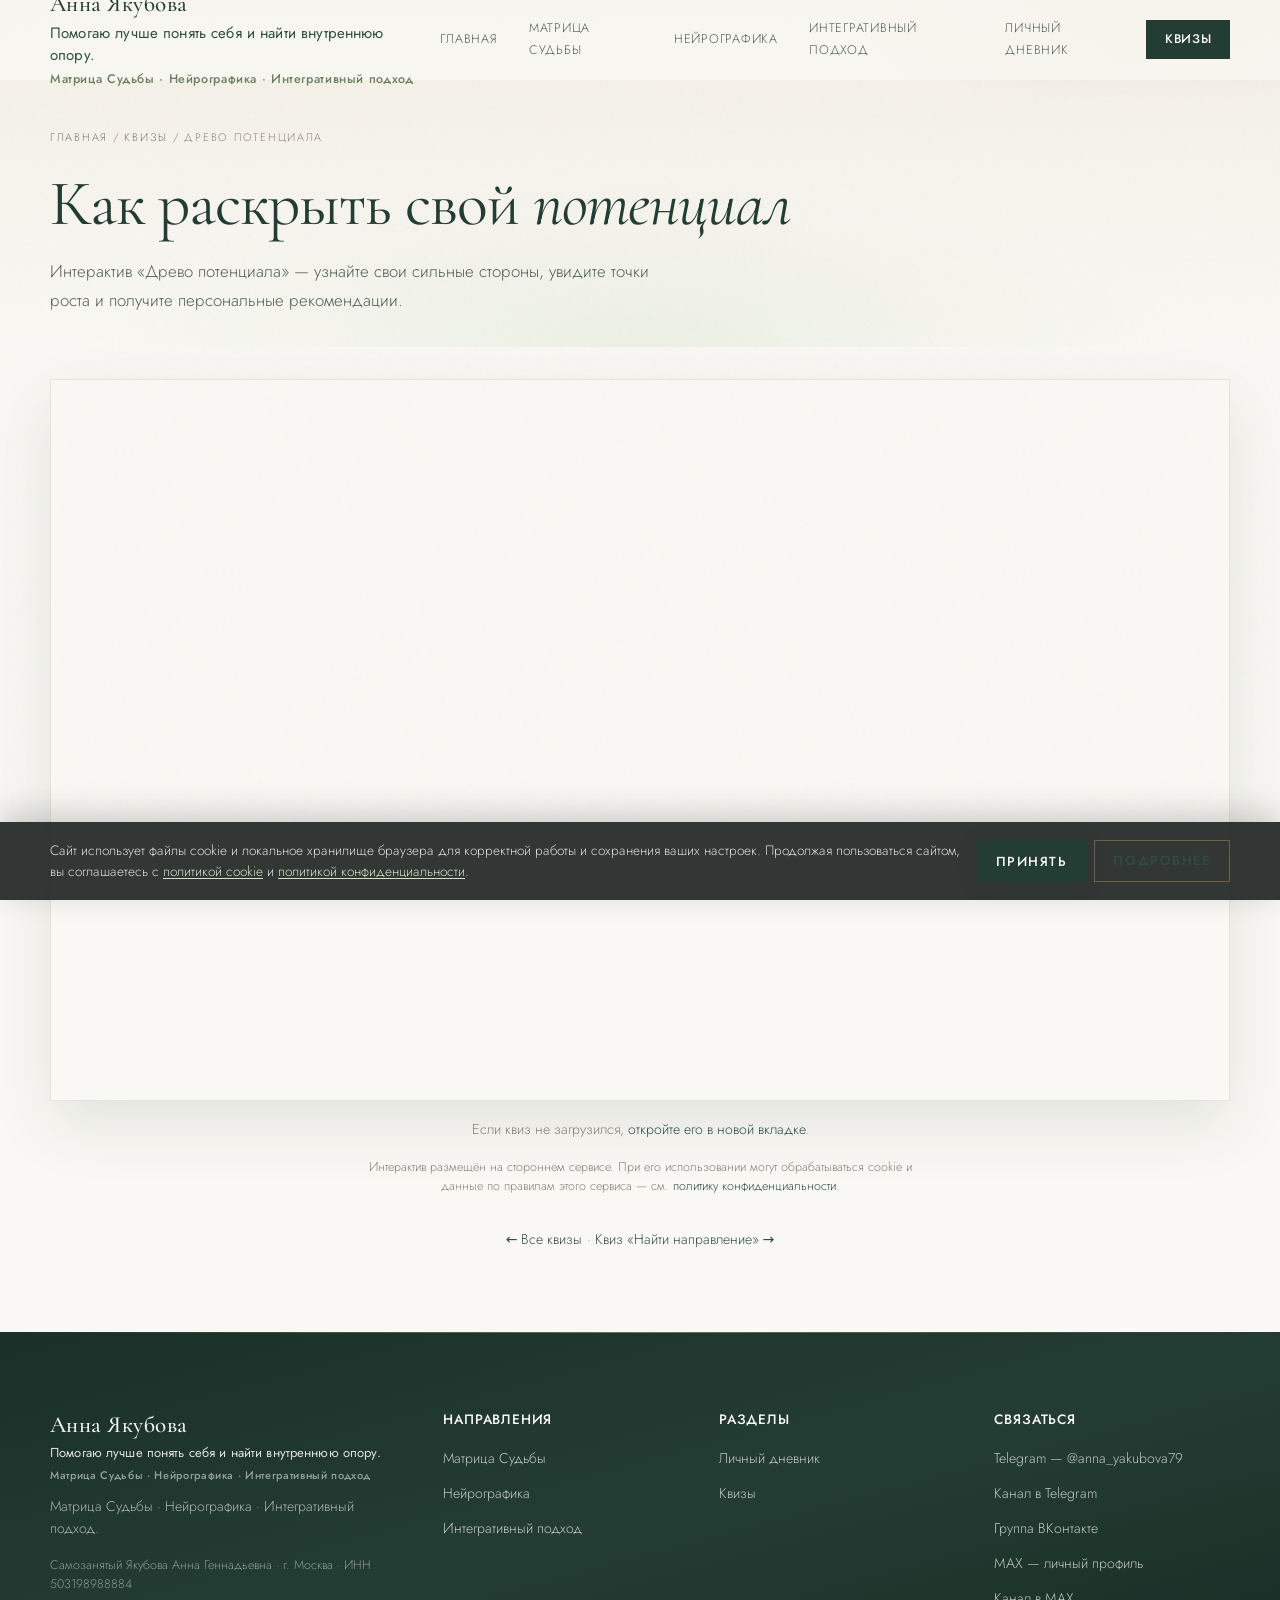
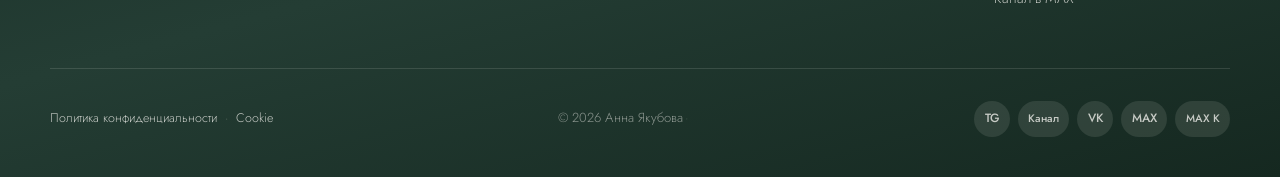
<file: potencial-drevo.html>
﻿<!DOCTYPE html>
<html lang="ru">
<head>
  <meta charset="UTF-8">
  <meta name="viewport" content="width=device-width, initial-scale=1.0">
  <meta name="description" content="Интерактив «Древо потенциала» — узнайте свой потенциал, сильные стороны и точки роста с Анной Якубовой.">
  <title>Древо потенциала — Анна Якубова</title>
  <link rel="preconnect" href="https://fonts.googleapis.com">
  <link rel="preconnect" href="https://fonts.gstatic.com" crossorigin>
  <link href="https://fonts.googleapis.com/css2?family=Cormorant+Garamond:ital,wght@0,400;0,500;0,600;1,400;1,500&family=Jost:ital,wght@0,300;0,400;0,500;0,600;1,300&display=swap" rel="stylesheet">
  <link rel="stylesheet" href="css/styles.css?v=premium2026m6">
  <script src="js/config.js"></script>
  <script src="js/seo.js"></script>
</head>
<body>

  <header class="header">
    <div class="container header__inner">
      <a href="index.html" class="logo">
        <span class="logo__name">Анна Якубова</span>
        <span class="logo__tagline"><span class="logo__tagline-lead">Помогаю лучше понять себя и найти внутреннюю опору.</span><span class="logo__tagline-dir">Матрица Судьбы · Нейрографика · Интегративный подход</span></span>
      </a>
      <button class="burger" aria-label="Меню">
        <span></span><span></span><span></span>
      </button>
      <nav class="nav">
        <a href="index.html" class="nav__link">Главная</a>
        <a href="matrica-sudby.html" class="nav__link">Матрица Судьбы</a>
        <a href="neyrografika.html" class="nav__link">Нейрографика</a>
        <a href="integrativny-podhod.html" class="nav__link">Интегративный подход</a>
        <a href="dnevnik.html" class="nav__link">Личный дневник</a>
        <a href="quiz.html" class="nav__link nav__link--cta">Квизы</a>
      </nav>
    </div>
  </header>

  <main>
    <section class="page-hero page-hero--compact">
      <div class="page-hero__bg"></div>
      <div class="container reveal">
        <p class="page-hero__breadcrumb">
          <a href="index.html">Главная</a> / <a href="quiz.html">Квизы</a> / Древо потенциала
        </p>
        <h1 class="page-hero__title">Как раскрыть свой <em>потенциал</em></h1>
        <p class="page-hero__desc">
          Интерактив «Древо потенциала» — узнайте свои сильные стороны,
          увидите точки роста и получите персональные рекомендации.
        </p>
      </div>
    </section>

    <section class="content content--embed">
      <div class="container reveal">
        <div class="quiz-embed-wrap">
          <iframe
            class="quiz-embed"
            src="https://potencial-drevo.lovable.app/"
            title="Интерактив «Древо потенциала» — как раскрыть свой потенциал"
            loading="lazy"
            referrerpolicy="no-referrer-when-downgrade"
            allow="clipboard-write"
          ></iframe>
        </div>
        <p class="quiz-embed-fallback">
          Если квиз не загрузился,
          <a href="https://potencial-drevo.lovable.app/" target="_blank" rel="noopener noreferrer">откройте его в новой вкладке</a>.
        </p>
        <p class="quiz-embed-legal">
          Интерактив размещён на стороннем сервисе. При его использовании могут обрабатываться
          cookie и данные по правилам этого сервиса — см.
          <a href="politika-konfidencialnosti.html">политику конфиденциальности</a>.
        </p>
        <p class="quiz-back-link">
          <a href="quiz.html">← Все квизы</a>
          ·
          <a href="quiz-napravlenie.html">Квиз «Найти направление» →</a>
        </p>
      </div>
    </section>
  </main>

  <footer class="footer">
    <div class="container">
      <div class="footer__grid">
        <div class="footer__brand">
          <div class="logo">
            <span class="logo__name">Анна Якубова</span>
            <span class="logo__tagline"><span class="logo__tagline-lead">Помогаю лучше понять себя и найти внутреннюю опору.</span><span class="logo__tagline-dir">Матрица Судьбы · Нейрографика · Интегративный подход</span></span>
          </div>
          <p class="footer__desc">
            Матрица Судьбы · Нейрографика · Интегративный подход.
          </p>
        </div>
        <div>
          <h4>Направления</h4>
          <ul>
            <li><a href="matrica-sudby.html">Матрица Судьбы</a></li>
            <li><a href="neyrografika.html">Нейрографика</a></li>
            <li><a href="integrativny-podhod.html">Интегративный подход</a></li>
          </ul>
        </div>
        <div>
          <h4>Разделы</h4>
          <ul>
            <li><a href="dnevnik.html">Личный дневник</a></li>
            <li><a href="quiz.html">Квизы</a></li>
          </ul>
        </div>
        <div>
          <h4>Связаться</h4>
          <ul>
            <li><a href="https://t.me/anna_yakubova79" target="_blank" rel="noopener noreferrer">Telegram — @anna_yakubova79</a></li>
            <li><a href="https://t.me/madam79kotineiro" target="_blank" rel="noopener noreferrer">Канал в Telegram</a></li>
            <li><a href="https://vk.ru/club236251530" target="_blank" rel="noopener noreferrer">Группа ВКонтакте</a></li>
            <li><a href="https://max.ru/u/f9LHodD0cOKiHUxn33v4gxrylSkSrL2RhzH1p6HbsSGW_PwYXz547XMPfik" target="_blank" rel="noopener noreferrer">MAX — личный профиль</a></li>
            <li><a href="https://max.ru/channel_anna_neiroopora" target="_blank" rel="noopener noreferrer">Канал в MAX</a></li>
          </ul>
        </div>
      </div>
      <div class="footer__bottom">
        <span>© 2026 Анна Якубова<a href="admin.html" class="footer__admin-link" title="Вход">·</a></span>
        <div class="social-links">
          <a href="https://t.me/anna_yakubova79" class="social-link" title="Telegram — @anna_yakubova79" target="_blank" rel="noopener noreferrer">TG</a>
          <a href="https://t.me/madam79kotineiro" class="social-link social-link--channel" title="Telegram-канал" target="_blank" rel="noopener noreferrer">Канал</a>
          <a href="https://vk.ru/club236251530" class="social-link" title="Группа ВКонтакте" target="_blank" rel="noopener noreferrer">VK</a>
          <a href="https://max.ru/u/f9LHodD0cOKiHUxn33v4gxrylSkSrL2RhzH1p6HbsSGW_PwYXz547XMPfik" class="social-link" title="MAX — личный профиль" target="_blank" rel="noopener noreferrer">MAX</a>
          <a href="https://max.ru/channel_anna_neiroopora" class="social-link social-link--channel" title="Канал в MAX" target="_blank" rel="noopener noreferrer">MAX К</a>
        </div>
      </div>
    </div>
  </footer>

  <script src="js/cookies.js"></script>
  <script src="js/main.js"></script>
  <!-- Yandex.Metrika counter -->
  <script src="js/yandex-metrika.js"></script>
  <noscript><div><img src="https://mc.yandex.ru/watch/112922998" style="position:absolute; left:-9999px;" alt="" /></div></noscript>
  <!-- /Yandex.Metrika counter -->
</body>
</html>
</file>
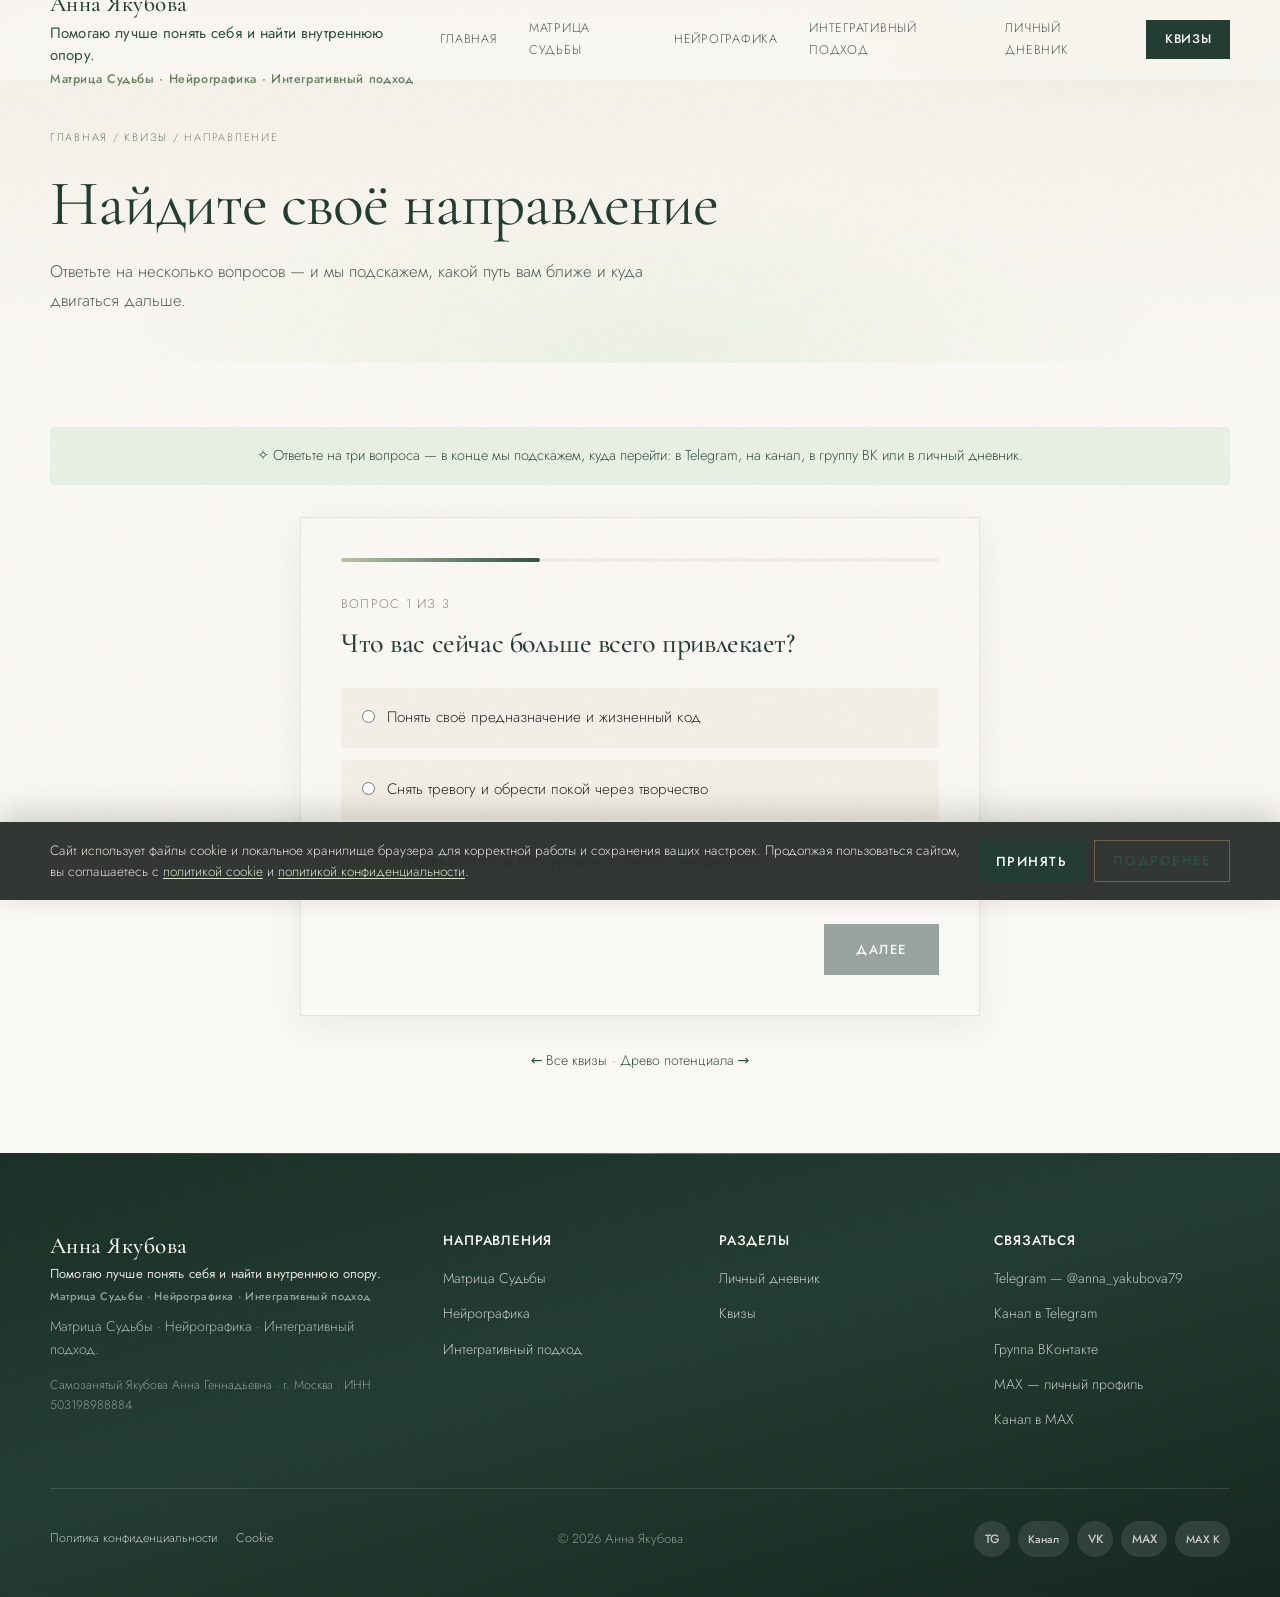
<file: quiz-napravlenie.html>
﻿<!DOCTYPE html>
<html lang="ru">
<head>
  <meta charset="UTF-8">
  <meta name="viewport" content="width=device-width, initial-scale=1.0">
  <meta name="description" content="Квиз — найдите своё направление с Анной Якубовой.">
  <title>Найти направление — Анна Якубова</title>
  <link rel="preconnect" href="https://fonts.googleapis.com">
  <link rel="preconnect" href="https://fonts.gstatic.com" crossorigin>
  <link href="https://fonts.googleapis.com/css2?family=Cormorant+Garamond:ital,wght@0,400;0,500;0,600;1,400;1,500&family=Jost:ital,wght@0,300;0,400;0,500;0,600;1,300&display=swap" rel="stylesheet">
  <link rel="stylesheet" href="css/styles.css?v=premium2026m6">
  <script src="js/config.js"></script>
  <script src="js/seo.js"></script>
</head>
<body>

  <header class="header">
    <div class="container header__inner">
      <a href="index.html" class="logo">
        <span class="logo__name">Анна Якубова</span>
        <span class="logo__tagline"><span class="logo__tagline-lead">Помогаю лучше понять себя и найти внутреннюю опору.</span><span class="logo__tagline-dir">Матрица Судьбы · Нейрографика · Интегративный подход</span></span>
      </a>
      <button class="burger" aria-label="Меню">
        <span></span><span></span><span></span>
      </button>
      <nav class="nav">
        <a href="index.html" class="nav__link">Главная</a>
        <a href="matrica-sudby.html" class="nav__link">Матрица Судьбы</a>
        <a href="neyrografika.html" class="nav__link">Нейрографика</a>
        <a href="integrativny-podhod.html" class="nav__link">Интегративный подход</a>
        <a href="dnevnik.html" class="nav__link">Личный дневник</a>
        <a href="quiz.html" class="nav__link nav__link--cta">Квизы</a>
      </nav>
    </div>
  </header>

  <main>
    <section class="page-hero">
      <div class="page-hero__bg"></div>
      <div class="container reveal">
        <p class="page-hero__breadcrumb">
          <a href="index.html">Главная</a> / <a href="quiz.html">Квизы</a> / Направление
        </p>
        <h1 class="page-hero__title">Найдите своё направление</h1>
        <p class="page-hero__desc">
          Ответьте на несколько вопросов — и мы подскажем,
          какой путь вам ближе и куда двигаться дальше.
        </p>
      </div>
    </section>

    <section class="content">
      <div class="container">
        <div class="quiz-placeholder-note">
          ✧ Ответьте на три вопроса — в конце мы подскажем, куда перейти: в Telegram, на канал, в группу ВК или в личный дневник.
        </div>

        <div class="quiz-container reveal" id="quiz-form">
          <div class="quiz-progress">
            <div class="quiz-progress__bar" id="quiz-progress-bar" style="width: 33%"></div>
          </div>

          <div id="quiz-step-container"></div>

          <div class="quiz-nav" id="quiz-nav">
            <button type="button" class="btn btn--secondary" id="quiz-prev">Назад</button>
            <button type="button" class="btn btn--primary" id="quiz-next">Далее</button>
          </div>
        </div>

        <p class="quiz-back-link">
          <a href="quiz.html">← Все квизы</a>
          ·
          <a href="potencial-drevo.html">Древо потенциала →</a>
        </p>
      </div>
    </section>
  </main>

  <footer class="footer">
    <div class="container">
      <div class="footer__grid">
        <div class="footer__brand">
          <div class="logo">
            <span class="logo__name">Анна Якубова</span>
            <span class="logo__tagline"><span class="logo__tagline-lead">Помогаю лучше понять себя и найти внутреннюю опору.</span><span class="logo__tagline-dir">Матрица Судьбы · Нейрографика · Интегративный подход</span></span>
          </div>
          <p class="footer__desc">
            Матрица Судьбы · Нейрографика · Интегративный подход.
          </p>
        </div>
        <div>
          <h4>Направления</h4>
          <ul>
            <li><a href="matrica-sudby.html">Матрица Судьбы</a></li>
            <li><a href="neyrografika.html">Нейрографика</a></li>
            <li><a href="integrativny-podhod.html">Интегративный подход</a></li>
          </ul>
        </div>
        <div>
          <h4>Разделы</h4>
          <ul>
            <li><a href="dnevnik.html">Личный дневник</a></li>
            <li><a href="quiz.html">Квизы</a></li>
          </ul>
        </div>
        <div>
          <h4>Связаться</h4>
          <ul>
            <li><a href="https://t.me/anna_yakubova79" target="_blank" rel="noopener noreferrer">Telegram — @anna_yakubova79</a></li>
            <li><a href="https://t.me/madam79kotineiro" target="_blank" rel="noopener noreferrer">Канал в Telegram</a></li>
            <li><a href="https://vk.ru/club236251530" target="_blank" rel="noopener noreferrer">Группа ВКонтакте</a></li>
            <li><a href="https://max.ru/u/f9LHodD0cOKiHUxn33v4gxrylSkSrL2RhzH1p6HbsSGW_PwYXz547XMPfik" target="_blank" rel="noopener noreferrer">MAX — личный профиль</a></li>
            <li><a href="https://max.ru/channel_anna_neiroopora" target="_blank" rel="noopener noreferrer">Канал в MAX</a></li>
          </ul>
        </div>
      </div>
      <div class="footer__bottom">
        <span>© 2026 Анна Якубова<a href="admin.html" class="footer__admin-link" title="Вход">·</a></span>
        <div class="social-links">
          <a href="https://t.me/anna_yakubova79" class="social-link" title="Telegram — @anna_yakubova79" target="_blank" rel="noopener noreferrer">TG</a>
          <a href="https://t.me/madam79kotineiro" class="social-link social-link--channel" title="Telegram-канал" target="_blank" rel="noopener noreferrer">Канал</a>
          <a href="https://vk.ru/club236251530" class="social-link" title="Группа ВКонтакте" target="_blank" rel="noopener noreferrer">VK</a>
          <a href="https://max.ru/u/f9LHodD0cOKiHUxn33v4gxrylSkSrL2RhzH1p6HbsSGW_PwYXz547XMPfik" class="social-link" title="MAX — личный профиль" target="_blank" rel="noopener noreferrer">MAX</a>
          <a href="https://max.ru/channel_anna_neiroopora" class="social-link social-link--channel" title="Канал в MAX" target="_blank" rel="noopener noreferrer">MAX К</a>
        </div>
      </div>
    </div>
  </footer>

  <script src="js/cookies.js"></script>
  <script src="js/main.js"></script>
  <script src="js/quiz.js"></script>
  <!-- Yandex.Metrika counter -->
  <script src="js/yandex-metrika.js"></script>
  <noscript><div><img src="https://mc.yandex.ru/watch/112922998" style="position:absolute; left:-9999px;" alt="" /></div></noscript>
  <!-- /Yandex.Metrika counter -->
</body>
</html>
</file>
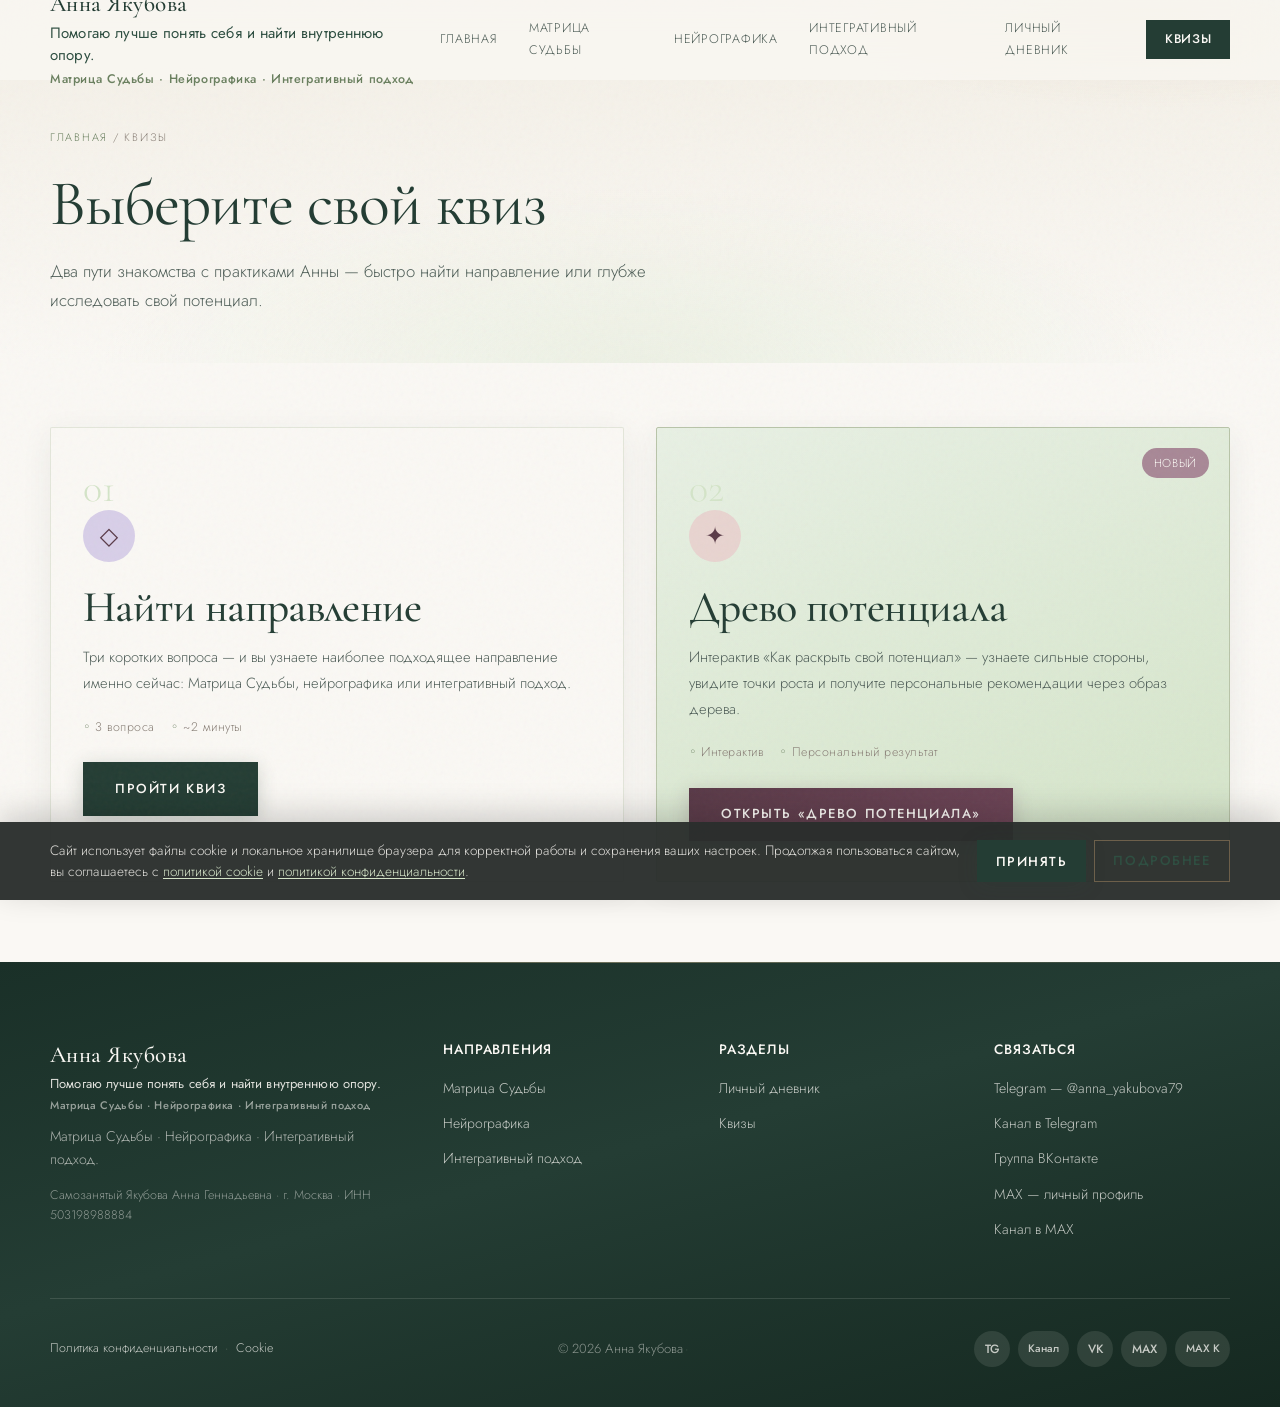
<file: quiz.html>
﻿<!DOCTYPE html>
<html lang="ru">
<head>
  <meta charset="UTF-8">
  <meta name="viewport" content="width=device-width, initial-scale=1.0">
  <meta name="description" content="Квизы Анны Якубовой — найдите направление или раскройте свой потенциал через интерактив «Древо потенциала».">
  <title>Квизы — Анна Якубова</title>
  <link rel="preconnect" href="https://fonts.googleapis.com">
  <link rel="preconnect" href="https://fonts.gstatic.com" crossorigin>
  <link href="https://fonts.googleapis.com/css2?family=Cormorant+Garamond:ital,wght@0,400;0,500;0,600;1,400;1,500&family=Jost:ital,wght@0,300;0,400;0,500;0,600;1,300&display=swap" rel="stylesheet">
  <link rel="stylesheet" href="css/styles.css?v=premium2026m6">
  <script src="js/config.js"></script>
  <script src="js/seo.js"></script>
</head>
<body>

  <header class="header">
    <div class="container header__inner">
      <a href="index.html" class="logo">
        <span class="logo__name">Анна Якубова</span>
        <span class="logo__tagline"><span class="logo__tagline-lead">Помогаю лучше понять себя и найти внутреннюю опору.</span><span class="logo__tagline-dir">Матрица Судьбы · Нейрографика · Интегративный подход</span></span>
      </a>
      <button class="burger" aria-label="Меню">
        <span></span><span></span><span></span>
      </button>
      <nav class="nav">
        <a href="index.html" class="nav__link">Главная</a>
        <a href="matrica-sudby.html" class="nav__link">Матрица Судьбы</a>
        <a href="neyrografika.html" class="nav__link">Нейрографика</a>
        <a href="integrativny-podhod.html" class="nav__link">Интегративный подход</a>
        <a href="dnevnik.html" class="nav__link">Личный дневник</a>
        <a href="quiz.html" class="nav__link nav__link--cta">Квизы</a>
      </nav>
    </div>
  </header>

  <main>
    <section class="page-hero">
      <div class="page-hero__bg"></div>
      <div class="container reveal">
        <p class="page-hero__breadcrumb">
          <a href="index.html">Главная</a> / Квизы
        </p>
        <h1 class="page-hero__title">Выберите свой квиз</h1>
        <p class="page-hero__desc">
          Два пути знакомства с практиками Анны — быстро найти направление
          или глубже исследовать свой потенциал.
        </p>
      </div>
    </section>

    <section class="content">
      <div class="container">
        <div class="quiz-hub reveal">
          <article class="quiz-hub-card">
            <span class="quiz-hub-card__num">01</span>
            <div class="quiz-hub-card__icon quiz-hub-card__icon--route">◇</div>
            <h2 class="quiz-hub-card__title">Найти направление</h2>
            <p class="quiz-hub-card__text">
              Три коротких вопроса — и вы узнаете наиболее подходящее направление именно сейчас:
              Матрица Судьбы, нейрографика или интегративный подход.
            </p>
            <ul class="quiz-hub-card__meta">
              <li>3 вопроса</li>
              <li>~2 минуты</li>
            </ul>
            <a href="quiz-napravlenie.html" class="btn btn--primary">Пройти квиз</a>
          </article>

          <article class="quiz-hub-card quiz-hub-card--featured">
            <span class="quiz-hub-card__badge">Новый</span>
            <span class="quiz-hub-card__num">02</span>
            <div class="quiz-hub-card__icon quiz-hub-card__icon--tree">✦</div>
            <h2 class="quiz-hub-card__title">Древо потенциала</h2>
            <p class="quiz-hub-card__text">
              Интерактив «Как раскрыть свой потенциал» — узнаете сильные стороны,
              увидите точки роста и получите персональные рекомендации через образ дерева.
            </p>
            <ul class="quiz-hub-card__meta">
              <li>Интерактив</li>
              <li>Персональный результат</li>
            </ul>
            <a href="potencial-drevo.html" class="btn btn--accent">Открыть «Древо потенциала»</a>
          </article>
        </div>
      </div>
    </section>
  </main>

  <footer class="footer">
    <div class="container">
      <div class="footer__grid">
        <div class="footer__brand">
          <div class="logo">
            <span class="logo__name">Анна Якубова</span>
            <span class="logo__tagline"><span class="logo__tagline-lead">Помогаю лучше понять себя и найти внутреннюю опору.</span><span class="logo__tagline-dir">Матрица Судьбы · Нейрографика · Интегративный подход</span></span>
          </div>
          <p class="footer__desc">
            Матрица Судьбы · Нейрографика · Интегративный подход.
          </p>
        </div>
        <div>
          <h4>Направления</h4>
          <ul>
            <li><a href="matrica-sudby.html">Матрица Судьбы</a></li>
            <li><a href="neyrografika.html">Нейрографика</a></li>
            <li><a href="integrativny-podhod.html">Интегративный подход</a></li>
          </ul>
        </div>
        <div>
          <h4>Разделы</h4>
          <ul>
            <li><a href="dnevnik.html">Личный дневник</a></li>
            <li><a href="quiz.html">Квизы</a></li>
          </ul>
        </div>
        <div>
          <h4>Связаться</h4>
          <ul>
            <li><a href="https://t.me/anna_yakubova79" target="_blank" rel="noopener noreferrer">Telegram — @anna_yakubova79</a></li>
            <li><a href="https://t.me/madam79kotineiro" target="_blank" rel="noopener noreferrer">Канал в Telegram</a></li>
            <li><a href="https://vk.ru/club236251530" target="_blank" rel="noopener noreferrer">Группа ВКонтакте</a></li>
            <li><a href="https://max.ru/u/f9LHodD0cOKiHUxn33v4gxrylSkSrL2RhzH1p6HbsSGW_PwYXz547XMPfik" target="_blank" rel="noopener noreferrer">MAX — личный профиль</a></li>
            <li><a href="https://max.ru/channel_anna_neiroopora" target="_blank" rel="noopener noreferrer">Канал в MAX</a></li>
          </ul>
        </div>
      </div>
      <div class="footer__bottom">
        <span>© 2026 Анна Якубова<a href="admin.html" class="footer__admin-link" title="Вход">·</a></span>
        <div class="social-links">
          <a href="https://t.me/anna_yakubova79" class="social-link" title="Telegram — @anna_yakubova79" target="_blank" rel="noopener noreferrer">TG</a>
          <a href="https://t.me/madam79kotineiro" class="social-link social-link--channel" title="Telegram-канал" target="_blank" rel="noopener noreferrer">Канал</a>
          <a href="https://vk.ru/club236251530" class="social-link" title="Группа ВКонтакте" target="_blank" rel="noopener noreferrer">VK</a>
          <a href="https://max.ru/u/f9LHodD0cOKiHUxn33v4gxrylSkSrL2RhzH1p6HbsSGW_PwYXz547XMPfik" class="social-link" title="MAX — личный профиль" target="_blank" rel="noopener noreferrer">MAX</a>
          <a href="https://max.ru/channel_anna_neiroopora" class="social-link social-link--channel" title="Канал в MAX" target="_blank" rel="noopener noreferrer">MAX К</a>
        </div>
      </div>
    </div>
  </footer>

  <script src="js/cookies.js"></script>
  <script src="js/main.js"></script>
  <!-- Yandex.Metrika counter -->
  <script src="js/yandex-metrika.js"></script>
  <noscript><div><img src="https://mc.yandex.ru/watch/112922998" style="position:absolute; left:-9999px;" alt="" /></div></noscript>
  <!-- /Yandex.Metrika counter -->
</body>
</html>
</file>
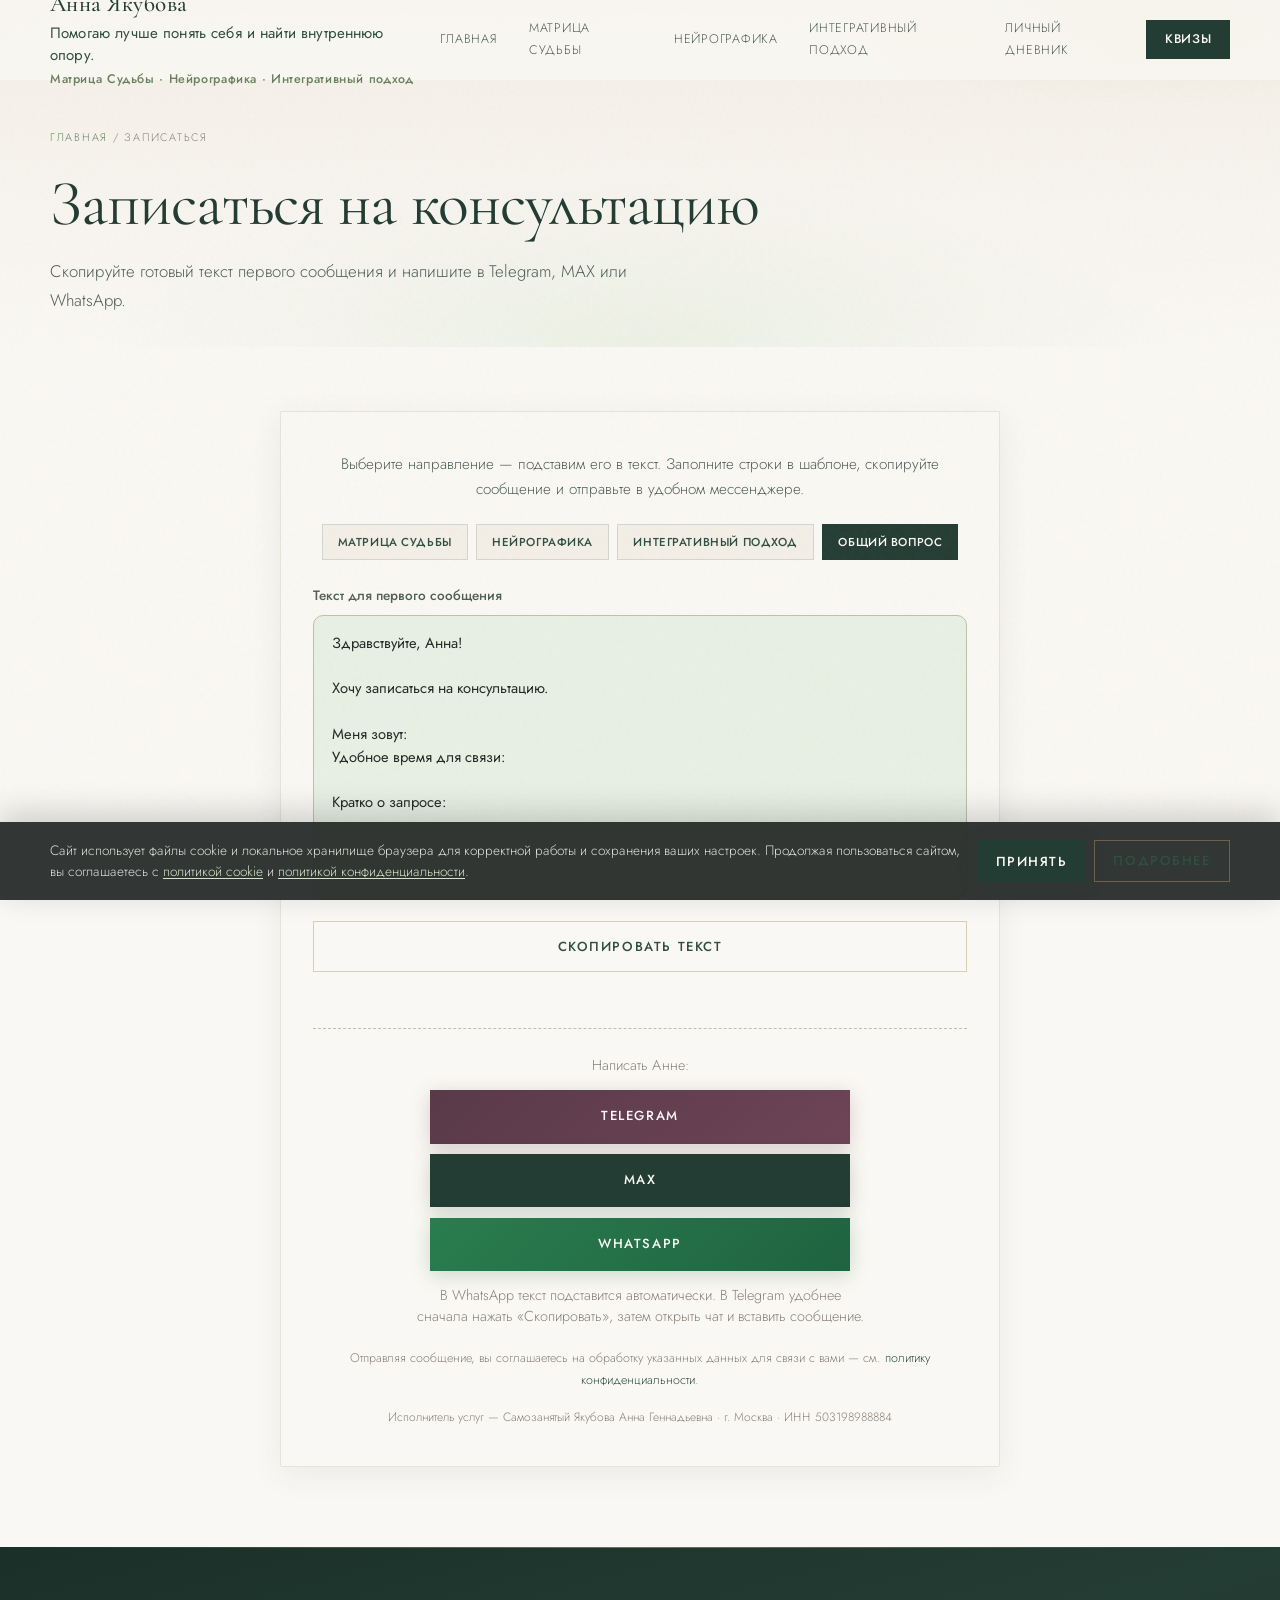
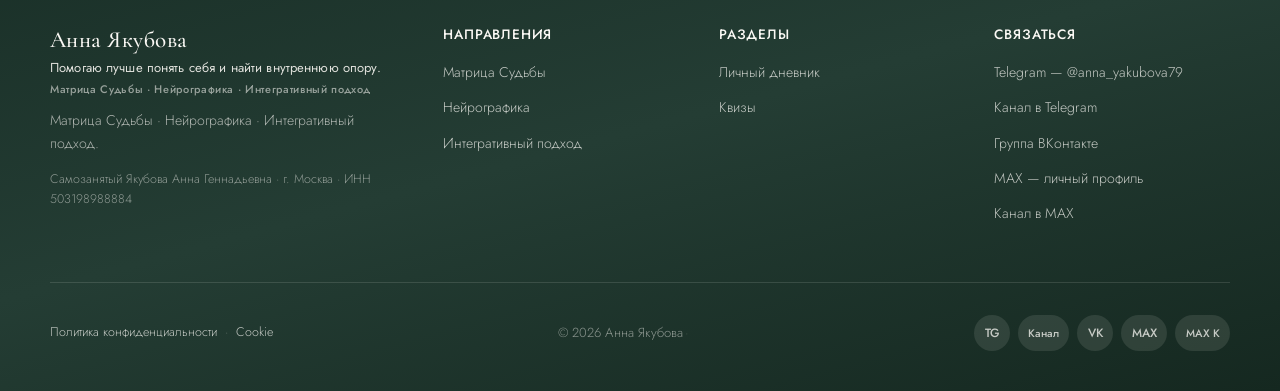
<file: zapis.html>
﻿<!DOCTYPE html>
<html lang="ru">
<head>
  <meta charset="UTF-8">
  <meta name="viewport" content="width=device-width, initial-scale=1.0">
  <meta name="description" content="Запись на консультацию к Анне Якубовой — Матрица Судьбы, нейрографика, интегративный подход.">
  <title>Записаться — Анна Якубова</title>
  <link rel="preconnect" href="https://fonts.googleapis.com">
  <link rel="preconnect" href="https://fonts.gstatic.com" crossorigin>
  <link href="https://fonts.googleapis.com/css2?family=Cormorant+Garamond:ital,wght@0,400;0,500;0,600;1,400;1,500&family=Jost:ital,wght@0,300;0,400;0,500;0,600;1,300&display=swap" rel="stylesheet">
  <link rel="stylesheet" href="css/styles.css?v=premium2026m8">
  <script src="js/config.js"></script>
  <script src="js/seo.js"></script>
</head>
<body>

  <header class="header">
    <div class="container header__inner">
      <a href="index.html" class="logo">
        <span class="logo__name">Анна Якубова</span>
        <span class="logo__tagline"><span class="logo__tagline-lead">Помогаю лучше понять себя и найти внутреннюю опору.</span><span class="logo__tagline-dir">Матрица Судьбы · Нейрографика · Интегративный подход</span></span>
      </a>
      <button class="burger" aria-label="Меню">
        <span></span><span></span><span></span>
      </button>
      <nav class="nav">
        <a href="index.html" class="nav__link">Главная</a>
        <a href="matrica-sudby.html" class="nav__link">Матрица Судьбы</a>
        <a href="neyrografika.html" class="nav__link">Нейрографика</a>
        <a href="integrativny-podhod.html" class="nav__link">Интегративный подход</a>
        <a href="dnevnik.html" class="nav__link">Личный дневник</a>
        <a href="quiz.html" class="nav__link nav__link--cta">Квизы</a>
      </nav>
    </div>
  </header>

  <main>
    <section class="page-hero page-hero--compact">
      <div class="page-hero__bg"></div>
      <div class="container reveal">
        <p class="page-hero__breadcrumb">
          <a href="index.html">Главная</a> / Записаться
        </p>
        <h1 class="page-hero__title">Записаться на консультацию</h1>
        <p class="page-hero__desc">
          Скопируйте готовый текст первого сообщения и напишите в Telegram, MAX или WhatsApp.
        </p>
      </div>
    </section>

    <section class="content">
      <div class="container container--narrow reveal">
        <div class="feedback-card contact-card">
          <p class="contact-card__lead">
            Выберите направление — подставим его в текст. Заполните строки в шаблоне, скопируйте сообщение и отправьте в удобном мессенджере.
          </p>

          <div class="contact-topics" id="contact-topics" role="group" aria-label="Направление консультации"></div>

          <div class="contact-template">
            <label for="contact-message">Текст для первого сообщения</label>
            <textarea id="contact-message" class="contact-template__field" rows="11" spellcheck="false"></textarea>
            <button type="button" class="btn btn--secondary contact-template__copy" id="contact-copy">
              Скопировать текст
            </button>
            <p class="contact-copy-status" id="contact-copy-status" role="status" aria-live="polite"></p>
          </div>

          <div class="feedback-fallback feedback-fallback--compact">
            <p>Написать Анне:</p>
            <div class="feedback-direct__actions">
              <a href="#" class="btn btn--accent feedback-direct__btn" data-contact-link="telegram" target="_blank" rel="noopener noreferrer">
                Telegram
              </a>
              <a href="#" class="btn btn--primary feedback-direct__btn" data-contact-link="max" target="_blank" rel="noopener noreferrer">
                MAX
              </a>
              <a href="#" class="btn btn--whatsapp feedback-direct__btn" data-contact-link="whatsapp" target="_blank" rel="noopener noreferrer">
                WhatsApp
              </a>
            </div>
            <p class="contact-hint">В WhatsApp текст подставится автоматически. В Telegram удобнее сначала нажать «Скопировать», затем открыть чат и вставить сообщение.</p>
          </div>

          <p class="feedback-note">
            Отправляя сообщение, вы соглашаетесь на обработку указанных данных для связи с вами — см.
            <a href="politika-konfidencialnosti.html">политику конфиденциальности</a>.
          </p>
          <p class="feedback-legal" id="feedback-legal"></p>
        </div>
      </div>
    </section>
  </main>

  <footer class="footer">
    <div class="container">
      <div class="footer__grid">
        <div class="footer__brand">
          <div class="logo">
            <span class="logo__name">Анна Якубова</span>
            <span class="logo__tagline"><span class="logo__tagline-lead">Помогаю лучше понять себя и найти внутреннюю опору.</span><span class="logo__tagline-dir">Матрица Судьбы · Нейрографика · Интегративный подход</span></span>
          </div>
          <p class="footer__desc">
            Матрица Судьбы · Нейрографика · Интегративный подход.
          </p>
        </div>
        <div>
          <h4>Направления</h4>
          <ul>
            <li><a href="matrica-sudby.html">Матрица Судьбы</a></li>
            <li><a href="neyrografika.html">Нейрографика</a></li>
            <li><a href="integrativny-podhod.html">Интегративный подход</a></li>
          </ul>
        </div>
        <div>
          <h4>Разделы</h4>
          <ul>
            <li><a href="dnevnik.html">Личный дневник</a></li>
            <li><a href="quiz.html">Квизы</a></li>
          </ul>
        </div>
        <div>
          <h4>Связаться</h4>
          <ul>
            <li><a href="https://t.me/anna_yakubova79" target="_blank" rel="noopener noreferrer">Telegram — @anna_yakubova79</a></li>
            <li><a href="https://t.me/madam79kotineiro" target="_blank" rel="noopener noreferrer">Канал в Telegram</a></li>
            <li><a href="https://vk.ru/club236251530" target="_blank" rel="noopener noreferrer">Группа ВКонтакте</a></li>
            <li><a href="https://max.ru/u/f9LHodD0cOKiHUxn33v4gxrylSkSrL2RhzH1p6HbsSGW_PwYXz547XMPfik" target="_blank" rel="noopener noreferrer">MAX — личный профиль</a></li>
            <li><a href="https://max.ru/channel_anna_neiroopora" target="_blank" rel="noopener noreferrer">Канал в MAX</a></li>
          </ul>
        </div>
      </div>
      <div class="footer__bottom">
        <span>© 2026 Анна Якубова<a href="admin.html" class="footer__admin-link" title="Вход">·</a></span>
        <div class="social-links">
          <a href="https://t.me/anna_yakubova79" class="social-link" title="Telegram" target="_blank" rel="noopener noreferrer">TG</a>
          <a href="https://t.me/madam79kotineiro" class="social-link social-link--channel" title="Канал" target="_blank" rel="noopener noreferrer">Канал</a>
          <a href="https://vk.ru/club236251530" class="social-link" title="VK" target="_blank" rel="noopener noreferrer">VK</a>
          <a href="https://max.ru/u/f9LHodD0cOKiHUxn33v4gxrylSkSrL2RhzH1p6HbsSGW_PwYXz547XMPfik" class="social-link" title="MAX — личный профиль" target="_blank" rel="noopener noreferrer">MAX</a>
          <a href="https://max.ru/channel_anna_neiroopora" class="social-link social-link--channel" title="Канал в MAX" target="_blank" rel="noopener noreferrer">MAX К</a>
        </div>
      </div>
    </div>
  </footer>

  <script src="js/cookies.js"></script>
  <script src="js/main.js"></script>
  <script src="js/feedback.js?v=template2026"></script>
  <!-- Yandex.Metrika counter -->
  <script src="js/yandex-metrika.js"></script>
  <noscript><div><img src="https://mc.yandex.ru/watch/112922998" style="position:absolute; left:-9999px;" alt="" /></div></noscript>
  <!-- /Yandex.Metrika counter -->
</body>
</html>
</file>
<file: css/styles.css>
/* ===== Variables ===== */
:root {
  --ivory: #faf8f4;
  --cream: #f3efe6;
  --mint: #e8f0e4;
  --pistachio: #d4e4c8;
  --evergreen: #243d34;
  --forest: #2f4f42;
  --sage: #b8c4a8;
  --olive: #6b8060;
  --blush: #e8d4d0;
  --lilac: #d8cfe8;
  --mauve: #a88896;
  --plum: #5a3a48;
  --slate: #4f5e58;
  --taupe: #8a8078;
  --sand: #d4c8b8;
  --charcoal: #222826;
  --gold: #b8956a;
  --gold-light: #d4bc94;
  --gold-muted: rgba(184, 149, 106, 0.14);

  --font-serif: 'Cormorant Garamond', Georgia, serif;
  --font-sans: 'Jost', system-ui, sans-serif;

  --radius: 4px;
  --radius-lg: 2px;
  --shadow: 0 8px 32px rgba(36, 61, 52, 0.07);
  --shadow-lg: 0 24px 64px rgba(36, 61, 52, 0.11);
  --shadow-glow: 0 0 0 1px rgba(184, 149, 106, 0.18), 0 20px 50px rgba(36, 61, 52, 0.08);
  --transition: 0.45s cubic-bezier(0.22, 1, 0.36, 1);
  --transition-slow: 0.75s cubic-bezier(0.22, 1, 0.36, 1);

  --header-h: 80px;
  --container: 1180px;
}

/* ===== Reset & Base ===== */
*, *::before, *::after { box-sizing: border-box; margin: 0; padding: 0; }

html { scroll-behavior: smooth; }

body {
  font-family: var(--font-sans);
  font-size: 1rem;
  font-weight: 300;
  line-height: 1.75;
  color: var(--charcoal);
  background: var(--ivory);
  overflow-x: hidden;
  text-rendering: optimizeLegibility;
  -webkit-font-smoothing: antialiased;
}

body::before {
  content: '';
  position: fixed;
  inset: 0;
  pointer-events: none;
  z-index: 1;
  opacity: 0.035;
  background-image: url("data:image/svg+xml,%3Csvg viewBox='0 0 256 256' xmlns='http://www.w3.org/2000/svg'%3E%3Cfilter id='n'%3E%3CfeTurbulence type='fractalNoise' baseFrequency='0.85' numOctaves='4' stitchTiles='stitch'/%3E%3C/filter%3E%3Crect width='100%25' height='100%25' filter='url(%23n)'/%3E%3C/svg%3E");
}

::selection {
  background: rgba(184, 149, 106, 0.28);
  color: var(--evergreen);
}

body.menu-open { overflow: hidden; }

img { max-width: 100%; height: auto; display: block; }

a { color: var(--forest); text-decoration: none; transition: color 0.2s; }
a:hover { color: var(--plum); }

h1, h2, h3, h4 {
  font-family: var(--font-serif);
  font-weight: 500;
  line-height: 1.15;
  color: var(--evergreen);
  letter-spacing: -0.015em;
}

h1 { font-size: clamp(2.4rem, 5.5vw, 4rem); font-weight: 400; }
h2 { font-size: clamp(1.85rem, 3.8vw, 2.75rem); }
h3 { font-size: clamp(1.35rem, 2.5vw, 1.85rem); }
h4 { font-size: 0.82rem; font-family: var(--font-sans); font-weight: 500; letter-spacing: 0.14em; text-transform: uppercase; color: var(--olive); }

p { margin-bottom: 1rem; }
p:last-child { margin-bottom: 0; }

ul { list-style: none; }

.container {
  width: min(var(--container), 100% - 2.5rem);
  margin-inline: auto;
}

.visually-hidden {
  position: absolute;
  width: 1px;
  height: 1px;
  padding: 0;
  margin: -1px;
  overflow: hidden;
  clip: rect(0, 0, 0, 0);
  border: 0;
}

/* ===== Buttons ===== */
.btn {
  display: inline-flex;
  align-items: center;
  justify-content: center;
  gap: 0.5rem;
  padding: 0.95rem 2rem;
  font-family: var(--font-sans);
  font-size: 0.82rem;
  font-weight: 500;
  letter-spacing: 0.12em;
  text-transform: uppercase;
  border-radius: 0;
  border: none;
  cursor: pointer;
  transition: transform var(--transition), box-shadow var(--transition), background var(--transition), color var(--transition);
  text-decoration: none;
  position: relative;
  overflow: hidden;
}

.btn::after {
  content: '';
  position: absolute;
  inset: 0;
  background: linear-gradient(120deg, transparent 30%, rgba(255, 255, 255, 0.12) 50%, transparent 70%);
  transform: translateX(-120%);
  transition: transform 0.6s ease;
}

.btn:hover::after { transform: translateX(120%); }

.btn:hover { transform: translateY(-2px); box-shadow: var(--shadow); }

.btn--primary {
  background: var(--evergreen);
  color: var(--ivory);
  box-shadow: 0 4px 20px rgba(36, 61, 52, 0.2);
}
.btn--primary:hover { background: var(--forest); color: var(--ivory); box-shadow: var(--shadow-lg); }

.btn--secondary {
  background: transparent;
  color: var(--forest);
  border: 1px solid rgba(184, 149, 106, 0.45);
}
.btn--secondary:hover { background: var(--gold-muted); color: var(--evergreen); border-color: var(--gold); }

.btn--accent {
  background: linear-gradient(135deg, var(--plum) 0%, #6d4456 100%);
  color: var(--ivory);
  box-shadow: 0 4px 20px rgba(90, 58, 72, 0.22);
}
.btn--accent:hover { background: linear-gradient(135deg, #6d4456 0%, var(--plum) 100%); color: var(--ivory); }

.btn:disabled {
  opacity: 0.45;
  cursor: not-allowed;
  transform: none;
  box-shadow: none;
}

/* ===== Header ===== */
.header {
  position: fixed;
  top: 0;
  left: 0;
  right: 0;
  z-index: 110;
  height: var(--header-h);
  background: rgba(250, 248, 244, 0.72);
  backdrop-filter: blur(20px) saturate(1.2);
  border-bottom: 1px solid transparent;
  transition: background var(--transition), border-color var(--transition), box-shadow var(--transition), height var(--transition);
}

.header--scrolled {
  height: 68px;
  background: rgba(250, 248, 244, 0.94);
  border-bottom-color: rgba(184, 149, 106, 0.22);
  box-shadow: 0 8px 32px rgba(36, 61, 52, 0.06);
}

.header__inner {
  display: flex;
  align-items: center;
  justify-content: space-between;
  height: 100%;
}

.logo {
  display: flex;
  flex-direction: column;
  text-decoration: none;
  color: inherit;
}

.logo__name {
  font-family: var(--font-serif);
  font-size: 1.45rem;
  font-weight: 500;
  color: var(--evergreen);
  line-height: 1.15;
  letter-spacing: 0.02em;
}

.logo__tagline {
  display: flex;
  flex-direction: column;
  gap: 0.3rem;
  max-width: 26rem;
  margin-top: 0.35rem;
}

/* Подзаголовок бренда под именем (не H1 страницы) */
.logo__tagline-lead {
  display: block;
  font-family: var(--font-sans);
  font-size: clamp(0.8125rem, 0.35vw + 0.72rem, 0.9375rem);
  font-weight: 400;
  line-height: 1.45;
  color: var(--forest);
  letter-spacing: 0.01em;
}

.logo__tagline-dir {
  display: block;
  font-family: var(--font-sans);
  font-size: clamp(0.6875rem, 0.2vw + 0.62rem, 0.78125rem);
  font-weight: 500;
  line-height: 1.35;
  letter-spacing: 0.05em;
  color: var(--olive);
}

@media (min-width: 1025px) {
  .header .logo {
    max-width: min(24rem, 38vw);
  }
}

.nav {
  display: flex;
  align-items: center;
  gap: 0.15rem;
}

.nav__link {
  padding: 0.55rem 0.9rem;
  font-size: 0.78rem;
  letter-spacing: 0.06em;
  text-transform: uppercase;
  color: var(--slate);
  border-radius: 0;
  transition: color var(--transition), background var(--transition);
  position: relative;
}

.nav__link::after {
  content: '';
  position: absolute;
  left: 0.9rem;
  right: 0.9rem;
  bottom: 0.35rem;
  height: 1px;
  background: var(--gold);
  transform: scaleX(0);
  transform-origin: left;
  transition: transform var(--transition);
}

.nav__link:hover::after,
.nav__link--active::after {
  transform: scaleX(1);
}

.nav__link:hover,
.nav__link--active {
  color: var(--evergreen);
  background: transparent;
}

.nav__link--cta {
  background: var(--evergreen);
  color: var(--ivory);
  font-weight: 500;
  margin-left: 0.35rem;
  padding-inline: 1.15rem;
}

.nav__link--cta::after { display: none; }

.nav__link--cta:hover {
  background: var(--forest);
  color: var(--ivory);
}

.burger {
  display: none;
  flex-direction: column;
  gap: 5px;
  background: none;
  border: none;
  cursor: pointer;
  padding: 0.5rem;
}

.burger span {
  display: block;
  width: 24px;
  height: 2px;
  background: var(--forest);
  transition: transform 0.3s, opacity 0.3s;
}

.burger--active span:nth-child(1) { transform: translateY(7px) rotate(45deg); }
.burger--active span:nth-child(2) { opacity: 0; }
.burger--active span:nth-child(3) { transform: translateY(-7px) rotate(-45deg); }

/* ===== Hero ===== */
.hero {
  position: relative;
  min-height: 100vh;
  display: flex;
  flex-direction: column;
  justify-content: center;
  padding-top: var(--header-h);
  overflow: hidden;
}

.hero__bg {
  position: absolute;
  inset: 0;
  background:
    radial-gradient(ellipse 90% 70% at 15% 85%, rgba(212, 228, 200, 0.45) 0%, transparent 55%),
    radial-gradient(ellipse 55% 45% at 88% 18%, rgba(232, 212, 208, 0.32) 0%, transparent 50%),
    radial-gradient(ellipse 40% 30% at 50% 0%, rgba(184, 149, 106, 0.08) 0%, transparent 60%),
    linear-gradient(165deg, #fdfbf7 0%, var(--ivory) 42%, var(--cream) 100%);
  z-index: 0;
}

.hero__orb {
  position: absolute;
  border-radius: 50%;
  filter: blur(80px);
  opacity: 0.35;
  z-index: 0;
  animation: orbFloat 18s ease-in-out infinite;
}

.hero__orb--2 { animation-delay: -9s; }

@keyframes orbFloat {
  0%, 100% { transform: translate(0, 0) scale(1); }
  50% { transform: translate(12px, -18px) scale(1.05); }
}

.hero__orb--1 {
  width: 400px;
  height: 400px;
  background: var(--pistachio);
  top: 10%;
  right: -5%;
}

.hero__orb--2 {
  width: 300px;
  height: 300px;
  background: var(--blush);
  bottom: 15%;
  left: -5%;
}

.hero__layout {
  position: relative;
  z-index: 1;
  display: grid;
  grid-template-columns: 1.05fr 0.95fr;
  gap: 4rem;
  align-items: center;
  padding-block: 5rem 4rem;
}

.hero__label {
  display: inline-flex;
  align-items: center;
  gap: 0.85rem;
  font-family: var(--font-serif);
  font-size: clamp(1rem, 2.2vw, 1.2rem);
  font-style: italic;
  font-weight: 400;
  letter-spacing: 0.01em;
  text-transform: none;
  color: var(--plum);
  margin-bottom: 1.5rem;
  max-width: 28rem;
  line-height: 1.35;
  text-wrap: balance;
}

.hero__label::before,
.hero__label::after {
  content: '';
  width: 2rem;
  height: 1px;
  background: linear-gradient(90deg, transparent, var(--gold-light));
}

.hero__label::after {
  background: linear-gradient(90deg, var(--gold-light), transparent);
}

.hero__title {
  margin-bottom: 1.35rem;
}

.hero__title em {
  font-style: italic;
  font-weight: 400;
  color: var(--plum);
}

.hero__subtitle {
  font-size: 1.08rem;
  color: var(--slate);
  max-width: 500px;
  margin-bottom: 2.25rem;
  line-height: 1.8;
}

.hero__actions {
  display: flex;
  flex-wrap: wrap;
  gap: 1rem;
}

.hero__photo {
  position: relative;
  padding: 0.65rem;
  background: var(--ivory);
  border: 1px solid rgba(184, 149, 106, 0.28);
  box-shadow: var(--shadow-glow);
}

.hero__photo::before {
  content: '';
  position: absolute;
  inset: -10px -10px 10px 10px;
  border: 1px solid rgba(184, 149, 106, 0.22);
  pointer-events: none;
  z-index: -1;
}

.hero__photo img {
  width: 100%;
  aspect-ratio: 3/4;
  object-fit: cover;
}

.hero__photo-caption {
  position: absolute;
  bottom: 0;
  left: 0;
  right: 0;
  padding: 1rem 1.25rem;
  background: linear-gradient(transparent, rgba(45, 74, 62, 0.75));
  color: var(--ivory);
  font-family: var(--font-serif);
  font-size: 1.1rem;
  font-style: italic;
}

.hero__scroll {
  position: absolute;
  bottom: 2rem;
  left: 50%;
  transform: translateX(-50%);
  display: flex;
  flex-direction: column;
  align-items: center;
  gap: 0.5rem;
  font-size: 0.72rem;
  letter-spacing: 0.15em;
  text-transform: uppercase;
  color: var(--taupe);
  z-index: 1;
}

.hero__scroll-line {
  width: 1px;
  height: 40px;
  background: linear-gradient(var(--sage), transparent);
  animation: scrollPulse 2s ease-in-out infinite;
}

@keyframes scrollPulse {
  0%, 100% { opacity: 0.4; transform: scaleY(0.8); }
  50% { opacity: 1; transform: scaleY(1); }
}

/* ===== Sections ===== */
.section {
  padding: 6.5rem 0;
  position: relative;
}

.section--alt {
  background: linear-gradient(180deg, var(--cream) 0%, rgba(243, 239, 230, 0.6) 100%);
}

.section__header {
  text-align: center;
  max-width: 680px;
  margin: 0 auto 4rem;
}

.section__label {
  font-size: 0.68rem;
  letter-spacing: 0.24em;
  text-transform: uppercase;
  color: var(--gold);
  margin-bottom: 0.85rem;
}

.section__desc {
  color: var(--slate);
  margin-top: 1.15rem;
  font-size: 1.02rem;
  line-height: 1.75;
}

.ornament__symbol {
  font-size: 1rem;
  color: var(--gold);
  opacity: 0.85;
}

.cards {
  display: grid;
  grid-template-columns: repeat(3, 1fr);
  gap: 2rem;
}

.card {
  position: relative;
  background: linear-gradient(168deg, #fffdfb 0%, var(--ivory) 100%);
  border-radius: var(--radius);
  padding: 2.25rem 2rem;
  border: 1px solid rgba(184, 149, 106, 0.16);
  box-shadow: var(--shadow);
  transition: transform var(--transition), box-shadow var(--transition), border-color var(--transition);
  overflow: hidden;
}

.card::before {
  content: '';
  position: absolute;
  top: 0;
  left: 2rem;
  right: 2rem;
  height: 1px;
  background: linear-gradient(90deg, transparent, var(--gold-light), transparent);
  opacity: 0;
  transition: opacity var(--transition);
}

.card:hover {
  transform: translateY(-6px);
  box-shadow: var(--shadow-glow);
  border-color: rgba(184, 149, 106, 0.32);
}

.card:hover::before { opacity: 1; }

.card__num {
  position: absolute;
  top: 1.5rem;
  right: 1.5rem;
  font-family: var(--font-serif);
  font-size: 2.25rem;
  font-weight: 400;
  color: rgba(184, 149, 106, 0.35);
  line-height: 1;
}

.card__icon {
  width: 52px;
  height: 52px;
  display: flex;
  align-items: center;
  justify-content: center;
  border-radius: 0;
  font-size: 1.35rem;
  margin-bottom: 1.5rem;
  border: 1px solid rgba(184, 149, 106, 0.2);
}

.card__link {
  font-size: 0.72rem;
  font-weight: 500;
  letter-spacing: 0.14em;
  text-transform: uppercase;
  color: var(--evergreen);
}

.card__icon--matrix { background: rgba(216, 207, 232, 0.45); color: var(--plum); }
.card__icon--neuro { background: rgba(232, 212, 208, 0.55); color: var(--plum); }
.card__icon--integrative { background: rgba(212, 228, 200, 0.55); color: var(--forest); }

.card__title { margin-bottom: 0.85rem; }

.card__text {
  font-size: 0.92rem;
  color: var(--slate);
  margin-bottom: 1.5rem;
  line-height: 1.7;
}

.card__link::after { content: ' →'; }

.ornament { margin-bottom: 1rem; }

/* ===== About Strip ===== */
.about-strip {
  display: grid;
  grid-template-columns: 1fr 1fr;
  gap: 4rem;
  align-items: center;
}

.about-strip__visual {
  position: relative;
  padding: 0.55rem;
  background: var(--ivory);
  border: 1px solid rgba(184, 149, 106, 0.22);
  box-shadow: var(--shadow-glow);
}

.about-strip__visual img {
  width: 100%;
  aspect-ratio: 3 / 4;
  object-fit: cover;
  object-position: center top;
}

.about-strip__text h2 { margin-bottom: 1.25rem; }
.about-strip__text p { color: var(--slate); }

.about-contrast {
  margin: 1.75rem 0;
  padding: 1.75rem 2rem;
  background: linear-gradient(135deg, rgba(255, 253, 249, 0.95) 0%, rgba(232, 240, 228, 0.5) 100%);
  border-radius: var(--radius);
  border-left: 2px solid var(--gold);
  box-shadow: var(--shadow);
}

.about-contrast p {
  margin-bottom: 0.65rem;
}

.about-contrast p:last-child {
  margin-bottom: 0;
  font-family: var(--font-serif);
  font-size: 1.12rem;
  color: var(--evergreen);
  font-weight: 500;
}

.about-mission {
  margin-top: 1.75rem;
  padding: 2rem 2.25rem;
  background: linear-gradient(165deg, #fffdfb 0%, var(--ivory) 100%);
  border-radius: var(--radius);
  border: 1px solid rgba(184, 149, 106, 0.2);
  box-shadow: var(--shadow);
  position: relative;
}

.about-mission::before {
  content: '';
  position: absolute;
  top: 0;
  left: 2rem;
  right: 2rem;
  height: 1px;
  background: linear-gradient(90deg, transparent, var(--gold-light), transparent);
}

.about-mission__verse {
  font-family: var(--font-serif);
  font-size: 1.15rem;
  font-style: italic;
  color: var(--plum);
  line-height: 1.65;
  margin-bottom: 0 !important;
}

.cta-block {
  text-align: center;
  background: linear-gradient(145deg, var(--evergreen) 0%, #1a3028 100%);
  border-radius: var(--radius);
  padding: 4rem 2.5rem;
  border: 1px solid rgba(184, 149, 106, 0.25);
  box-shadow: var(--shadow-lg);
  color: var(--ivory);
  position: relative;
  overflow: hidden;
}

.cta-block::before {
  content: '';
  position: absolute;
  inset: 0;
  background: radial-gradient(ellipse 60% 80% at 100% 0%, rgba(184, 149, 106, 0.15) 0%, transparent 55%);
  pointer-events: none;
}

.cta-block h2 {
  color: var(--ivory);
  margin-bottom: 0.85rem;
  position: relative;
}

.cta-block p {
  color: rgba(250, 248, 244, 0.78);
  margin-bottom: 2rem;
  max-width: 520px;
  margin-inline: auto;
  position: relative;
}

.cta-block .btn--primary {
  background: var(--ivory);
  color: var(--evergreen);
  position: relative;
}

.cta-block .btn--primary:hover {
  background: var(--gold-light);
  color: var(--evergreen);
}

/* ===== Page Hero ===== */
.page-hero {
  position: relative;
  padding: calc(var(--header-h) + 3rem) 0 3rem;
  overflow: hidden;
}

.page-hero .container { position: relative; z-index: 1; }

.page-hero--compact { padding-bottom: 2rem; }

.page-hero__bg {
  position: absolute;
  inset: 0;
  background:
    radial-gradient(ellipse 70% 80% at 50% 100%, rgba(212, 228, 200, 0.35) 0%, transparent 60%),
    radial-gradient(ellipse 50% 40% at 90% 10%, rgba(184, 149, 106, 0.08) 0%, transparent 50%),
    linear-gradient(180deg, var(--cream) 0%, var(--ivory) 100%);
  z-index: 0;
}

.page-hero__breadcrumb {
  font-size: 0.68rem;
  letter-spacing: 0.16em;
  text-transform: uppercase;
  color: var(--taupe);
  margin-bottom: 1.25rem;
}

.page-hero__breadcrumb a { color: var(--olive); }

.page-hero__title { margin-bottom: 1rem; }

.page-hero__desc {
  font-size: 1.05rem;
  color: var(--slate);
  max-width: 600px;
}

.page-hero__desc--center {
  text-align: center;
  margin-inline: auto;
}

.page-hero--integrative .page-hero__title { display: none; }

.integrative-banner {
  margin-bottom: 1.5rem;
  border-radius: var(--radius-lg);
  overflow: hidden;
  box-shadow: var(--shadow-lg);
}

.integrative-banner img {
  width: 100%;
  max-height: 420px;
  object-fit: cover;
}

/* ===== Content ===== */
.content {
  padding: 4rem 0 5rem;
}

.content--matrix {
  position: relative;
  overflow: hidden;
}

.content--matrix::before {
  content: '';
  position: absolute;
  inset: 0;
  background: url('../images/matrica-sudby-bg.png') center center / min(680px, 92vw) no-repeat;
  opacity: 0.24;
  pointer-events: none;
  z-index: 0;
}

.content--matrix::after {
  content: '';
  position: absolute;
  inset: 0;
  background: linear-gradient(
    180deg,
    rgba(248, 246, 240, 0.62) 0%,
    rgba(248, 246, 240, 0.55) 50%,
    rgba(248, 246, 240, 0.68) 100%
  );
  pointer-events: none;
  z-index: 0;
}

.content--matrix > .container {
  position: relative;
  z-index: 1;
}

.content--embed { padding-top: 2rem; }

.content__grid {
  display: grid;
  grid-template-columns: 1fr 280px;
  gap: 3rem;
  align-items: start;
}

.content__main h3 { margin: 2rem 0 1rem; }

.content-lead {
  font-size: 1.15rem;
  line-height: 1.65;
  margin-bottom: 1.5rem;
}

.text-highlight {
  color: var(--forest);
  font-weight: 500;
}

.definition-block,
.author-block,
.how-it-works,
.navigator-callout,
.cert-callout {
  background: var(--mint);
  border-radius: var(--radius);
  padding: 1.5rem 1.75rem;
  margin: 1.75rem 0;
  border-left: 3px solid var(--sage);
}

.navigator-callout__label,
.cert-callout p {
  font-size: 0.78rem;
  letter-spacing: 0.1em;
  text-transform: uppercase;
  color: var(--olive);
  margin-bottom: 0.5rem;
}

/* ===== Certificate Showcase ===== */
.certificate-showcase {
  margin: 2.5rem 0 0;
  padding: 2.25rem 2rem 2rem;
  background: linear-gradient(165deg, var(--cream) 0%, var(--ivory) 45%, rgba(216, 207, 232, 0.18) 100%);
  border-radius: var(--radius-lg);
  border: 1px solid rgba(184, 196, 168, 0.35);
  text-align: center;
}

.certificate-showcase__label {
  font-size: 0.78rem;
  letter-spacing: 0.12em;
  text-transform: uppercase;
  color: var(--plum);
  margin-bottom: 0.5rem;
}

.certificate-showcase h3 {
  margin: 0 0 0.75rem;
}

.certificate-showcase__intro {
  max-width: 36rem;
  margin-inline: auto;
  margin-bottom: 0;
  color: var(--slate);
  font-size: 0.98rem;
}

.certificate-frame {
  margin: 2rem auto 0;
  max-width: 340px;
}

.certificate-frame__outer {
  padding: 10px;
  background: linear-gradient(145deg, var(--lilac) 0%, var(--sage) 50%, var(--mauve) 100%);
  border-radius: calc(var(--radius) + 4px);
  box-shadow:
    var(--shadow-lg),
    inset 0 1px 0 rgba(255, 255, 255, 0.45);
}

.certificate-frame__inner {
  padding: 12px;
  background: #fff;
  border-radius: var(--radius);
  border: 1px solid rgba(107, 74, 90, 0.12);
  box-shadow: inset 0 0 0 1px rgba(255, 255, 255, 0.8);
}

.certificate-frame__inner img {
  width: 100%;
  border-radius: calc(var(--radius) - 4px);
  box-shadow: 0 2px 16px rgba(45, 74, 62, 0.1);
}

.certificate-frame__caption {
  margin-top: 1rem;
  font-size: 0.82rem;
  font-style: italic;
  color: var(--taupe);
  letter-spacing: 0.02em;
}

.certificate-showcase__note {
  margin-top: 1.75rem;
  padding-top: 1.5rem;
  border-top: 1px solid rgba(184, 196, 168, 0.35);
  font-size: 0.78rem;
  letter-spacing: 0.08em;
  text-transform: uppercase;
  color: var(--olive);
}

.certificate-section {
  padding: 5rem 0;
}

.certificate-showcase--gallery {
  margin: 0;
  padding: 3rem 2.5rem 2.5rem;
  background: linear-gradient(
    165deg,
    var(--ivory) 0%,
    rgba(232, 212, 208, 0.25) 35%,
    rgba(216, 207, 232, 0.22) 70%,
    var(--cream) 100%
  );
}

.certificate-showcase--gallery h2 {
  margin-bottom: 0.75rem;
}

.certificate-showcase--gallery .ornament {
  margin-bottom: 0.75rem;
}

.certificate-gallery {
  display: grid;
  grid-template-columns: repeat(3, minmax(0, 1fr));
  gap: 2rem;
  margin-top: 2.5rem;
  align-items: start;
}

.certificate-gallery__item {
  display: flex;
  flex-direction: column;
  transition: transform 0.35s ease;
}

.certificate-gallery__item:hover {
  transform: translateY(-6px);
}

.certificate-gallery .certificate-frame {
  margin: 0;
  max-width: none;
}

.certificate-frame__outer--neuro {
  background: linear-gradient(
    145deg,
    var(--blush) 0%,
    var(--lilac) 42%,
    rgba(196, 168, 180, 0.85) 100%
  );
}

.certificate-gallery__item:nth-child(2) .certificate-frame__outer--neuro {
  background: linear-gradient(
    145deg,
    var(--lilac) 0%,
    var(--sage) 50%,
    var(--mauve) 100%
  );
}

.certificate-gallery__item:nth-child(3) .certificate-frame__outer--neuro {
  background: linear-gradient(
    145deg,
    rgba(216, 207, 232, 0.95) 0%,
    var(--blush) 55%,
    var(--plum) 100%
  );
}

.certificate-frame__caption strong {
  display: block;
  font-family: var(--font-serif);
  font-size: 1rem;
  font-style: normal;
  font-weight: 500;
  color: var(--evergreen);
  margin-bottom: 0.25rem;
}

.certificate-frame__caption span {
  display: block;
  font-size: 0.8rem;
}

.certificate-gallery--duo {
  grid-template-columns: repeat(2, minmax(0, 1fr));
  gap: 2.5rem;
}

.certificate-frame--landscape {
  max-width: none;
}

.certificate-showcase--gallery .certificate-frame--landscape .certificate-frame__inner img {
  aspect-ratio: 16 / 10;
  object-fit: cover;
}

.certificate-frame__outer--matrix {
  background: linear-gradient(
    145deg,
    rgba(232, 212, 208, 0.95) 0%,
    var(--lilac) 45%,
    rgba(216, 200, 184, 0.9) 100%
  );
}

.certificate-gallery--duo .certificate-gallery__item:nth-child(2) .certificate-frame__outer--matrix {
  background: linear-gradient(
    145deg,
    var(--lilac) 0%,
    rgba(232, 212, 208, 0.85) 50%,
    var(--sand) 100%
  );
}

.certificate-showcase--gallery.certificate-showcase--matrix {
  background: linear-gradient(
    165deg,
    var(--ivory) 0%,
    rgba(216, 207, 232, 0.2) 40%,
    rgba(232, 212, 208, 0.28) 100%
  );
}

.info-cards {
  display: grid;
  grid-template-columns: repeat(auto-fill, minmax(200px, 1fr));
  gap: 1rem;
  margin: 1.25rem 0;
}

.info-cards li {
  background: var(--ivory);
  border: 1px solid rgba(184, 196, 168, 0.35);
  border-radius: var(--radius);
  padding: 1.25rem;
}

.info-cards li strong {
  display: block;
  font-family: var(--font-serif);
  font-size: 1.05rem;
  color: var(--evergreen);
  margin-bottom: 0.35rem;
}

.info-cards li span,
.info-cards--compact li {
  font-size: 0.88rem;
  color: var(--slate);
}

.info-more {
  font-style: italic;
  color: var(--taupe);
  font-size: 0.9rem;
}

.levels-strip {
  display: grid;
  grid-template-columns: repeat(4, 1fr);
  gap: 1rem;
  margin: 1.5rem 0;
}

.levels-strip li {
  background: var(--pistachio);
  border-radius: var(--radius);
  padding: 1.25rem;
  text-align: center;
  font-family: var(--font-serif);
  font-size: 1.1rem;
  color: var(--evergreen);
}

.levels-strip li span {
  display: block;
  font-family: var(--font-sans);
  font-size: 0.72rem;
  letter-spacing: 0.08em;
  text-transform: uppercase;
  color: var(--olive);
  margin-bottom: 0.35rem;
}

.content__sidebar {
  position: sticky;
  top: calc(var(--header-h) + 1.5rem);
  background: linear-gradient(168deg, #fffdfb 0%, var(--ivory) 100%);
  border-radius: var(--radius);
  padding: 2rem;
  border: 1px solid rgba(184, 149, 106, 0.18);
  box-shadow: var(--shadow);
}

.content__sidebar h4 {
  margin-bottom: 1rem;
  color: var(--forest);
}

.sidebar-list li {
  display: flex;
  align-items: flex-start;
  gap: 0.55rem;
  padding: 0.5rem 0;
  font-size: 0.9rem;
  color: var(--slate);
  border-bottom: 1px solid rgba(184, 196, 168, 0.25);
}

.sidebar-list__label {
  flex: 1;
  min-width: 0;
}

.sidebar-sticker {
  flex-shrink: 0;
  display: inline-flex;
  align-items: center;
  justify-content: center;
  min-width: 2rem;
  height: 1.25rem;
  margin-top: 0.1rem;
  padding: 0 0.35rem;
  font-size: 0.58rem;
  font-weight: 700;
  letter-spacing: 0.04em;
  line-height: 1;
  color: #fff;
  background: linear-gradient(180deg, #ff4a42 0%, #e51f18 100%);
  border-radius: 7px 0 7px 0;
  box-shadow: 0 2px 5px rgba(229, 31, 24, 0.35);
}

.sidebar-list li:last-child { border-bottom: none; }

.sidebar-list__item--link,
.sidebar-list__item--static {
  display: flex;
  align-items: flex-start;
  gap: 0.55rem;
}

.sidebar-service {
  display: flex;
  align-items: flex-start;
  justify-content: space-between;
  gap: 0.75rem;
  width: 100%;
  color: inherit;
  text-decoration: none;
  transition: color var(--transition);
}

.sidebar-service:hover {
  color: var(--evergreen);
}

.sidebar-service__price {
  flex-shrink: 0;
  font-size: 0.78rem;
  font-weight: 500;
  letter-spacing: 0.04em;
  color: var(--gold);
  white-space: nowrap;
}

.sidebar-service__cta {
  flex-shrink: 0;
  font-size: 0.68rem;
  letter-spacing: 0.08em;
  text-transform: uppercase;
  color: var(--olive);
}

.sidebar-list__empty {
  font-size: 0.88rem;
  color: var(--taupe);
  font-style: italic;
}

/* ===== Neuro Showcase ===== */
.neuro-showcase__grid {
  display: grid;
  grid-template-columns: 1fr 1fr;
  gap: 3rem;
  align-items: center;
}

.neuro-showcase__visual {
  position: relative;
}

.neuro-showcase__glow {
  position: absolute;
  inset: -20%;
  background: radial-gradient(circle, rgba(212, 228, 200, 0.5) 0%, transparent 70%);
  z-index: 0;
}

.neuro-showcase__visual img {
  position: relative;
  z-index: 1;
  width: 100%;
  aspect-ratio: 4 / 3;
  object-fit: cover;
  object-position: center 35%;
  padding: 0.5rem;
  background: var(--ivory);
  border: 1px solid rgba(184, 149, 106, 0.22);
  box-shadow: var(--shadow-glow);
}

.neuro-showcase__text h2 { margin: 0.75rem 0 1.25rem; }
.neuro-showcase__text p { color: var(--slate); margin-bottom: 1rem; }

/* ===== Diary ===== */
.diary-filters {
  display: flex;
  flex-wrap: wrap;
  gap: 0.5rem;
  margin-bottom: 2.5rem;
}

.diary-filter {
  padding: 0.55rem 1.25rem;
  font-family: var(--font-sans);
  font-size: 0.85rem;
  background: var(--cream);
  color: var(--slate);
  border: 1.5px solid transparent;
  border-radius: 999px;
  cursor: pointer;
  transition: all 0.2s;
}

.diary-filter:hover { background: var(--mint); color: var(--forest); }

.diary-filter--active {
  background: var(--forest);
  color: var(--ivory);
}

.diary-grid {
  display: grid;
  grid-template-columns: repeat(auto-fill, minmax(300px, 1fr));
  gap: 1.5rem;
}

/* ===== Diary Notes (short quotes & topics) ===== */
.diary-notes {
  display: grid;
  grid-template-columns: repeat(auto-fill, minmax(280px, 1fr));
  gap: 1.25rem;
  margin-bottom: 3.5rem;
}

.diary-note {
  display: flex;
  flex-direction: column;
  background: var(--ivory);
  border-radius: var(--radius);
  padding: 1.5rem 1.5rem 1.25rem;
  border: 1px solid rgba(184, 196, 168, 0.35);
  box-shadow: var(--shadow);
  text-decoration: none;
  color: inherit;
  transition: transform 0.25s, box-shadow 0.25s, border-color 0.25s;
  min-height: 100%;
}

.diary-note:hover {
  transform: translateY(-4px);
  box-shadow: var(--shadow-lg);
  border-color: var(--sage);
  color: inherit;
}

.diary-note--quote {
  background: linear-gradient(160deg, var(--ivory) 0%, var(--cream) 100%);
}

.diary-note--topic {
  border-left: 3px solid var(--forest);
}

.diary-note__top {
  display: flex;
  flex-wrap: wrap;
  align-items: center;
  gap: 0.5rem;
  margin-bottom: 1rem;
}

.diary-note__type {
  font-size: 0.68rem;
  letter-spacing: 0.1em;
  text-transform: uppercase;
  color: var(--olive);
  background: var(--pistachio);
  padding: 0.2rem 0.55rem;
  border-radius: 999px;
}

.diary-note__topic {
  font-size: 0.75rem;
  color: var(--plum);
  font-style: italic;
}

.diary-note__quote {
  flex: 1;
  font-family: var(--font-serif);
  font-size: clamp(1.1rem, 2.5vw, 1.35rem);
  font-style: italic;
  line-height: 1.55;
  color: var(--evergreen);
  margin: 0 0 1.25rem;
  border: none;
  padding: 0;
}

.diary-note__title {
  font-family: var(--font-serif);
  font-size: 1.2rem;
  color: var(--evergreen);
  margin-bottom: 0.5rem;
  line-height: 1.3;
}

.diary-note__text {
  flex: 1;
  font-size: 0.9rem;
  color: var(--slate);
  line-height: 1.6;
  margin-bottom: 1.25rem;
}

.diary-note__footer {
  display: flex;
  flex-wrap: wrap;
  align-items: center;
  justify-content: space-between;
  gap: 0.5rem;
  padding-top: 0.85rem;
  border-top: 1px solid rgba(184, 196, 168, 0.3);
  margin-top: auto;
}

.diary-note__footer time {
  font-size: 0.75rem;
  color: var(--taupe);
}

.diary-note__link {
  font-size: 0.78rem;
  font-weight: 500;
  color: var(--forest);
  display: flex;
  align-items: center;
  gap: 0.4rem;
}

.diary-note__social {
  font-size: 0.65rem;
  letter-spacing: 0.04em;
  text-transform: uppercase;
  padding: 0.15rem 0.45rem;
  border-radius: 4px;
  background: var(--mint);
  color: var(--forest);
}

.diary-note__social--channel { background: var(--lilac); color: var(--plum); }
.diary-note__social--vk { background: var(--blush); color: var(--plum); }
.diary-note__social--link { background: var(--sand); color: var(--charcoal); }

.diary-social-strip {
  display: grid;
  grid-template-columns: 1fr 1fr;
  gap: 2rem;
  align-items: center;
  background: linear-gradient(135deg, var(--mint) 0%, var(--pistachio) 100%);
  border-radius: var(--radius-lg);
  padding: 2.5rem;
  border: 1px solid rgba(184, 196, 168, 0.4);
}

.diary-social-strip__text h2 {
  margin: 0.5rem 0 0.75rem;
  font-size: clamp(1.5rem, 3vw, 2rem);
}

.diary-social-strip__text p {
  color: var(--slate);
  font-size: 0.95rem;
}

.diary-social-strip__links {
  display: flex;
  flex-direction: column;
  gap: 0.65rem;
}

.diary-social-btn {
  display: flex;
  flex-direction: column;
  padding: 0.85rem 1.15rem;
  background: var(--ivory);
  border-radius: 12px;
  border: 1px solid rgba(184, 196, 168, 0.35);
  text-decoration: none;
  color: inherit;
  transition: transform 0.2s, box-shadow 0.2s;
}

.diary-social-btn:hover {
  transform: translateX(4px);
  box-shadow: var(--shadow);
  color: inherit;
}

.diary-social-btn__label {
  font-weight: 500;
  font-size: 0.9rem;
  color: var(--evergreen);
}

.diary-social-btn__handle {
  font-size: 0.78rem;
  color: var(--taupe);
}

.diary-social-btn--tg { border-left: 3px solid var(--forest); }
.diary-social-btn--channel { border-left: 3px solid var(--plum); }
.diary-social-btn--vk { border-left: 3px solid var(--mauve); }

.diary-card {
  display: block;
  background: var(--ivory);
  border-radius: var(--radius);
  padding: 1.75rem;
  border: 1px solid rgba(184, 196, 168, 0.35);
  box-shadow: var(--shadow);
  transition: transform 0.25s, box-shadow 0.25s;
  text-decoration: none;
  color: inherit;
  overflow: hidden;
}

.diary-card__thumb {
  margin: -1.75rem -1.75rem 1rem;
  max-height: 180px;
  overflow: hidden;
}

.diary-card__thumb img {
  width: 100%;
  height: 180px;
  object-fit: cover;
}

.diary-card:hover {
  transform: translateY(-3px);
  box-shadow: var(--shadow-lg);
  color: inherit;
}

.diary-card__category {
  display: inline-block;
  font-size: 0.72rem;
  letter-spacing: 0.08em;
  text-transform: uppercase;
  color: var(--olive);
  background: var(--pistachio);
  padding: 0.25rem 0.65rem;
  border-radius: 999px;
  margin-bottom: 0.75rem;
}

.diary-card__date {
  display: block;
  font-size: 0.78rem;
  color: var(--taupe);
  margin-bottom: 0.5rem;
}

.diary-card__title {
  font-family: var(--font-serif);
  font-size: 1.25rem;
  color: var(--evergreen);
  margin-bottom: 0.65rem;
}

.diary-card__excerpt {
  font-size: 0.9rem;
  color: var(--slate);
  margin-bottom: 0.75rem;
}

.diary-card__more {
  font-size: 0.82rem;
  font-weight: 500;
  color: var(--forest);
}

.diary-empty {
  text-align: center;
  padding: 3rem;
  color: var(--taupe);
  font-style: italic;
}

.admin-hint {
  margin-top: 3rem;
  padding: 1.5rem;
  background: var(--cream);
  border-radius: var(--radius);
  border: 1px dashed var(--sage);
}

.admin-hint h4 { margin-bottom: 0.5rem; color: var(--forest); }
.admin-hint p { font-size: 0.88rem; color: var(--slate); }
.admin-hint code {
  background: var(--mint);
  padding: 0.15rem 0.4rem;
  border-radius: 4px;
  font-size: 0.85em;
}

/* ===== Diary Entry Page ===== */
.container--narrow {
  max-width: 720px;
}

.diary-entry__loading {
  color: var(--taupe);
  font-style: italic;
}

.diary-entry__header {
  margin-bottom: 2rem;
}

.diary-entry__date {
  display: block;
  font-size: 0.85rem;
  color: var(--taupe);
  margin: 0.5rem 0 0.75rem;
}

.diary-entry__title {
  font-size: clamp(1.75rem, 4vw, 2.5rem);
  margin-bottom: 0.75rem;
}

.diary-entry__lead {
  font-size: 1.1rem;
  color: var(--slate);
  line-height: 1.65;
}

.diary-entry__content {
  font-size: 1rem;
  line-height: 1.75;
  color: var(--charcoal);
}

.diary-entry__content p { margin-bottom: 1rem; }

.diary-entry__content img {
  max-width: 100%;
  height: auto;
  border-radius: var(--radius);
  margin: 1.25rem 0;
  box-shadow: var(--shadow);
}

.diary-entry__content ul,
.diary-entry__content ol {
  margin: 0 0 1rem 1.25rem;
}

.diary-entry__content li { margin-bottom: 0.35rem; }

.diary-entry__external {
  margin-top: 2rem;
}

.diary-entry__not-found {
  text-align: center;
  padding: 3rem 1rem;
}

.diary-entry__not-found h1 {
  margin-bottom: 0.75rem;
}

.diary-entry__not-found p {
  color: var(--slate);
  margin-bottom: 1.5rem;
}

/* ===== Feedback Form ===== */
.feedback-card {
  background: var(--ivory);
  border-radius: var(--radius-lg);
  padding: 2.5rem 2rem;
  border: 1px solid rgba(184, 196, 168, 0.35);
  box-shadow: var(--shadow);
}

.feedback-form .form-group {
  margin-bottom: 1.25rem;
}

.feedback-form label {
  display: block;
  font-size: 0.85rem;
  color: var(--slate);
  margin-bottom: 0.4rem;
  font-weight: 500;
}

.label-hint {
  font-weight: 300;
  color: var(--taupe);
}

.feedback-form input,
.feedback-form select,
.feedback-form textarea {
  width: 100%;
  padding: 0.75rem 1rem;
  border: 1.5px solid var(--sage);
  border-radius: 10px;
  font-family: var(--font-sans);
  font-size: 0.95rem;
  background: var(--mint);
  color: var(--charcoal);
  transition: border-color 0.2s;
}

.feedback-form input:focus,
.feedback-form select:focus,
.feedback-form textarea:focus {
  outline: none;
  border-color: var(--forest);
}

.feedback-form textarea {
  resize: vertical;
  min-height: 100px;
}

.feedback-form__submit {
  width: 100%;
  margin-top: 0.5rem;
}

.form-status {
  padding: 0.85rem 1rem;
  border-radius: 10px;
  font-size: 0.9rem;
  margin-bottom: 0.5rem;
}

.form-status--success {
  background: var(--pistachio);
  color: var(--forest);
}

.form-status--error {
  background: var(--blush);
  color: var(--plum);
}

.contact-card__lead {
  font-size: 0.95rem;
  color: var(--slate);
  line-height: 1.65;
  margin-bottom: 1.35rem;
  text-align: center;
}

.contact-topics {
  display: flex;
  flex-wrap: wrap;
  gap: 0.5rem;
  justify-content: center;
  margin-bottom: 1.5rem;
}

.contact-topic {
  padding: 0.55rem 0.95rem;
  font-family: var(--font-sans);
  font-size: 0.72rem;
  font-weight: 500;
  letter-spacing: 0.05em;
  text-transform: uppercase;
  color: var(--forest);
  background: var(--cream);
  border: 1px solid rgba(36, 61, 52, 0.14);
  cursor: pointer;
  transition: background var(--transition), color var(--transition), border-color var(--transition);
}

.contact-topic:hover {
  border-color: var(--gold);
  background: var(--mint);
}

.contact-topic--active {
  background: var(--evergreen);
  color: var(--ivory);
  border-color: var(--evergreen);
}

.contact-template label {
  display: block;
  font-size: 0.85rem;
  color: var(--slate);
  margin-bottom: 0.45rem;
  font-weight: 500;
}

.contact-template__field {
  width: 100%;
  padding: 1rem 1.1rem;
  border: 1.5px solid var(--sage);
  border-radius: 10px;
  font-family: var(--font-sans);
  font-size: 0.92rem;
  line-height: 1.55;
  background: var(--mint);
  color: var(--charcoal);
  resize: vertical;
  min-height: 220px;
  margin-bottom: 0.75rem;
}

.contact-template__field:focus {
  outline: none;
  border-color: var(--forest);
}

.contact-template__copy {
  width: 100%;
}

.contact-copy-status {
  min-height: 1.25rem;
  margin-top: 0.5rem;
  font-size: 0.82rem;
  color: var(--taupe);
  text-align: center;
}

.contact-copy-status--ok {
  color: var(--forest);
}

.contact-hint {
  margin-top: 0.85rem;
  font-size: 0.78rem;
  line-height: 1.5;
  color: var(--taupe);
  max-width: 28rem;
  margin-inline: auto;
}

.feedback-fallback {
  margin-top: 1.5rem;
  padding-top: 1.5rem;
  border-top: 1px dashed var(--sage);
  text-align: center;
}

.feedback-fallback--compact {
  margin-top: 1.75rem;
}

.feedback-fallback p {
  color: var(--taupe);
  font-size: 0.9rem;
  margin-bottom: 0.75rem;
}

.feedback-direct__actions {
  display: flex;
  flex-direction: column;
  gap: 0.65rem;
  max-width: 420px;
  margin-inline: auto;
}

.feedback-direct__btn {
  width: 100%;
}

.btn--whatsapp {
  background: linear-gradient(135deg, #2a7d4f 0%, #1f6340 100%);
  color: var(--ivory);
  box-shadow: 0 4px 20px rgba(31, 99, 64, 0.22);
}

.btn--whatsapp:hover {
  background: linear-gradient(135deg, #1f6340 0%, #2a7d4f 100%);
  color: var(--ivory);
}

.feedback-note {
  margin-top: 1.25rem;
  font-size: 0.78rem;
  color: var(--taupe);
  text-align: center;
}

.feedback-legal {
  margin-top: 0.65rem;
  font-size: 0.75rem;
  color: var(--taupe);
  text-align: center;
  line-height: 1.5;
}

.form-check {
  display: flex;
  align-items: flex-start;
  gap: 0.55rem;
  font-size: 0.88rem;
  color: var(--slate);
  cursor: pointer;
  text-align: left;
}

.form-check input {
  width: 1rem;
  height: 1rem;
  margin-top: 0.2rem;
  accent-color: var(--forest);
  flex-shrink: 0;
  cursor: pointer;
}

.form-check a {
  text-decoration: underline;
  text-underline-offset: 2px;
}

.form-check--consent {
  margin: 1.25rem 0 1rem;
  line-height: 1.55;
}

.btn--sm {
  padding: 0.55rem 1.15rem;
  font-size: 0.82rem;
}

/* ===== Cookie banner ===== */
body.cookie-banner-visible {
  padding-bottom: env(safe-area-inset-bottom, 0);
}

.cookie-banner {
  position: fixed;
  left: 0;
  right: 0;
  bottom: 0;
  z-index: 2000;
  background: rgba(42, 46, 44, 0.96);
  color: rgba(250, 248, 244, 0.92);
  padding: 1.1rem 0 calc(1.1rem + env(safe-area-inset-bottom, 0));
  box-shadow: 0 -8px 32px rgba(0, 0, 0, 0.18);
}

.cookie-banner__inner {
  display: flex;
  flex-wrap: wrap;
  align-items: center;
  justify-content: space-between;
  gap: 1rem;
}

.cookie-banner__text {
  flex: 1 1 280px;
  margin: 0;
  font-size: 0.85rem;
  line-height: 1.55;
  color: rgba(250, 248, 244, 0.88);
}

.cookie-banner__text a {
  color: var(--pistachio);
  text-decoration: underline;
  text-underline-offset: 2px;
}

.cookie-banner__text a:hover {
  color: var(--ivory);
}

.cookie-banner__actions {
  display: flex;
  flex-wrap: wrap;
  gap: 0.5rem;
}

/* ===== Legal documents ===== */
.legal-doc {
  padding-bottom: 3rem;
}

.legal-doc__updated {
  font-size: 0.85rem;
  color: var(--taupe);
  margin-bottom: 2rem;
}

.legal-doc h2 {
  font-size: 1.35rem;
  margin: 2rem 0 0.85rem;
}

.legal-doc h2:first-of-type {
  margin-top: 0;
}

.legal-doc p,
.legal-doc li {
  color: var(--slate);
}

.legal-doc ul {
  margin: 0.75rem 0 1rem 1.25rem;
  list-style: disc;
}

.legal-doc li {
  margin-bottom: 0.4rem;
}

.legal-doc__back {
  margin-top: 2.5rem;
  padding-top: 1.5rem;
  border-top: 1px solid rgba(184, 196, 168, 0.35);
  font-size: 0.9rem;
}

.legal-table {
  width: 100%;
  border-collapse: collapse;
  margin: 1rem 0 1.5rem;
  font-size: 0.88rem;
}

.legal-table th,
.legal-table td {
  border: 1px solid rgba(184, 196, 168, 0.45);
  padding: 0.65rem 0.75rem;
  text-align: left;
  vertical-align: top;
}

.legal-table th {
  background: var(--cream);
  color: var(--evergreen);
  font-weight: 500;
}

.legal-table code {
  font-size: 0.82em;
  word-break: break-all;
}

.footer__docs {
  display: flex;
  flex-wrap: wrap;
  align-items: center;
  gap: 0.35rem 0.5rem;
  font-size: 0.78rem;
}

.footer__docs a {
  color: rgba(250, 248, 244, 0.65);
}

.footer__docs a:hover {
  color: var(--ivory);
}

.footer__docs-sep {
  color: rgba(250, 248, 244, 0.35);
}

/* ===== Quiz Hub ===== */
.quiz-hub {
  display: grid;
  grid-template-columns: 1fr 1fr;
  gap: 2rem;
}

.quiz-hub-card {
  position: relative;
  background: var(--ivory);
  border-radius: var(--radius-lg);
  padding: 2.5rem 2rem;
  border: 1px solid rgba(184, 196, 168, 0.35);
  box-shadow: var(--shadow);
  transition: transform 0.3s;
}

.quiz-hub-card:hover { transform: translateY(-4px); }

.quiz-hub-card--featured {
  background: linear-gradient(160deg, var(--mint) 0%, var(--pistachio) 100%);
  border-color: var(--sage);
}

.quiz-hub-card__badge {
  position: absolute;
  top: 1.25rem;
  right: 1.25rem;
  font-size: 0.72rem;
  letter-spacing: 0.06em;
  text-transform: uppercase;
  background: var(--mauve);
  color: var(--ivory);
  padding: 0.3rem 0.75rem;
  border-radius: 999px;
}

.quiz-hub-card__num {
  font-family: var(--font-serif);
  font-size: 2.5rem;
  color: var(--pistachio);
  line-height: 1;
  margin-bottom: 0.5rem;
}

.quiz-hub-card__icon {
  width: 52px;
  height: 52px;
  display: flex;
  align-items: center;
  justify-content: center;
  border-radius: 50%;
  font-size: 1.5rem;
  margin-bottom: 1.25rem;
}

.quiz-hub-card__icon--route { background: var(--lilac); color: var(--plum); }
.quiz-hub-card__icon--tree { background: var(--blush); color: var(--plum); }

.quiz-hub-card__title { margin-bottom: 0.75rem; }

.quiz-hub-card__text {
  font-size: 0.92rem;
  color: var(--slate);
  margin-bottom: 1.25rem;
}

.quiz-hub-card__meta {
  display: flex;
  gap: 1rem;
  margin-bottom: 1.5rem;
}

.quiz-hub-card__meta li {
  font-size: 0.78rem;
  color: var(--taupe);
  letter-spacing: 0.04em;
}

.quiz-hub-card__meta li::before { content: '◦ '; color: var(--olive); }

/* ===== Quiz ===== */
.quiz-placeholder-note {
  background: var(--mint);
  border-radius: var(--radius);
  padding: 1rem 1.5rem;
  font-size: 0.9rem;
  color: var(--forest);
  margin-bottom: 2rem;
  text-align: center;
}

.quiz-container {
  background: var(--ivory);
  border-radius: var(--radius-lg);
  padding: 2.5rem;
  border: 1px solid rgba(184, 196, 168, 0.35);
  box-shadow: var(--shadow);
  max-width: 680px;
  margin: 0 auto;
}

.quiz-progress {
  height: 4px;
  background: var(--cream);
  border-radius: 999px;
  margin-bottom: 2rem;
  overflow: hidden;
}

.quiz-progress__bar {
  height: 100%;
  background: linear-gradient(90deg, var(--sage), var(--forest));
  border-radius: 999px;
  transition: width 0.4s ease;
}

.quiz-step__num {
  font-size: 0.78rem;
  letter-spacing: 0.1em;
  text-transform: uppercase;
  color: var(--taupe);
  margin-bottom: 0.75rem;
}

.quiz-step__question {
  font-size: clamp(1.3rem, 3vw, 1.75rem);
  margin-bottom: 1.75rem;
}

.quiz-options {
  display: flex;
  flex-direction: column;
  gap: 0.75rem;
}

.quiz-option {
  display: flex;
  align-items: flex-start;
  gap: 0.75rem;
  padding: 1.1rem 1.25rem;
  background: var(--cream);
  border: 1.5px solid transparent;
  border-radius: var(--radius);
  cursor: pointer;
  transition: all 0.2s;
}

.quiz-option:hover { background: var(--mint); border-color: var(--sage); }

.quiz-option--selected {
  background: var(--pistachio);
  border-color: var(--forest);
}

.quiz-option input { margin-top: 0.25rem; accent-color: var(--forest); }

.quiz-option__text {
  font-size: 0.95rem;
  color: var(--charcoal);
  line-height: 1.5;
}

.quiz-nav {
  display: flex;
  justify-content: space-between;
  margin-top: 2rem;
  gap: 1rem;
}

.quiz-result {
  text-align: center;
}

.quiz-result__title {
  margin: 1rem 0 0.75rem;
}

.quiz-result__text {
  color: var(--slate);
  max-width: 480px;
  margin: 0 auto 1.75rem;
}

.quiz-result__actions {
  display: flex;
  flex-wrap: wrap;
  justify-content: center;
  gap: 0.75rem;
  margin-bottom: 2rem;
}

.quiz-result__links {
  background: var(--cream);
  border-radius: var(--radius);
  padding: 1.25rem;
  margin-bottom: 1.5rem;
}

.quiz-result__links p {
  font-size: 0.82rem;
  color: var(--taupe);
  margin-bottom: 0.5rem;
}

.quiz-result__links ul {
  display: flex;
  flex-wrap: wrap;
  justify-content: center;
  gap: 0.5rem 1.25rem;
}

.quiz-result__links a { font-size: 0.88rem; }

.quiz-back-link {
  text-align: center;
  margin-top: 2rem;
  font-size: 0.88rem;
  color: var(--taupe);
}

/* ===== Quiz Embed ===== */
.quiz-embed-wrap {
  position: relative;
  width: 100%;
  border-radius: var(--radius-lg);
  overflow: hidden;
  box-shadow: var(--shadow-lg);
  border: 1px solid rgba(184, 196, 168, 0.35);
}

.quiz-embed {
  width: 100%;
  height: min(80vh, 720px);
  border: none;
  display: block;
}

.quiz-embed-fallback {
  text-align: center;
  font-size: 0.88rem;
  color: var(--taupe);
  margin-top: 1rem;
}

.quiz-embed-legal {
  text-align: center;
  font-size: 0.78rem;
  color: var(--taupe);
  margin-top: 0.75rem;
  line-height: 1.5;
  max-width: 36rem;
  margin-inline: auto;
}

/* ===== Footer ===== */
.footer {
  background: linear-gradient(165deg, #1a3028 0%, var(--evergreen) 45%, #152820 100%);
  color: rgba(250, 248, 244, 0.85);
  padding: 5rem 0 2.5rem;
  position: relative;
}

.footer::before {
  content: '';
  position: absolute;
  top: 0;
  left: 0;
  right: 0;
  height: 1px;
  background: linear-gradient(90deg, transparent, var(--gold-light), transparent);
  opacity: 0.45;
}

.footer a { color: rgba(250, 248, 244, 0.75); }
.footer a:hover { color: var(--ivory); }

.footer__grid {
  display: grid;
  grid-template-columns: 1.5fr 1fr 1fr 1fr;
  gap: 2.5rem;
  margin-bottom: 3rem;
}

.footer .logo__name { color: var(--ivory); }
.footer .logo__tagline { max-width: 24rem; }

.footer .logo__tagline-lead {
  color: rgba(250, 248, 244, 0.88);
  font-size: 0.8125rem;
}

.footer .logo__tagline-dir {
  color: rgba(250, 248, 244, 0.55);
  font-size: 0.6875rem;
  letter-spacing: 0.06em;
}

.footer__desc {
  font-size: 0.88rem;
  margin-top: 0.75rem;
  line-height: 1.6;
  color: rgba(250, 248, 244, 0.65);
}

.footer__legal {
  font-size: 0.78rem;
  line-height: 1.55;
  margin-top: 1rem;
  color: rgba(250, 248, 244, 0.5);
}

.footer h4 {
  color: var(--ivory);
  font-family: var(--font-sans);
  font-size: 0.85rem;
  letter-spacing: 0.06em;
  text-transform: uppercase;
  margin-bottom: 1rem;
}

.footer ul li { margin-bottom: 0.45rem; }
.footer ul a { font-size: 0.88rem; }

.footer__bottom {
  display: flex;
  flex-wrap: wrap;
  align-items: center;
  justify-content: space-between;
  gap: 1rem;
  padding-top: 2rem;
  border-top: 1px solid rgba(250, 248, 244, 0.12);
  font-size: 0.82rem;
  color: rgba(250, 248, 244, 0.5);
}

.footer__admin-link {
  color: rgba(250, 248, 244, 0.2) !important;
  text-decoration: none;
  margin-left: 0.15rem;
}
.footer__admin-link:hover { color: rgba(250, 248, 244, 0.5) !important; }

.social-links {
  display: flex;
  gap: 0.5rem;
}

.social-link {
  display: inline-flex;
  align-items: center;
  justify-content: center;
  min-width: 36px;
  height: 36px;
  padding: 0 0.65rem;
  border-radius: 999px;
  background: rgba(250, 248, 244, 0.1);
  font-size: 0.75rem;
  font-weight: 500;
  transition: background 0.2s;
}

.social-link:hover {
  background: rgba(250, 248, 244, 0.2);
  color: var(--ivory);
}

.social-link--channel { font-size: 0.68rem; }

/* ===== Reveal Animation ===== */
.reveal {
  opacity: 0;
  transform: translateY(28px);
  transition: opacity 0.9s cubic-bezier(0.22, 1, 0.36, 1), transform 0.9s cubic-bezier(0.22, 1, 0.36, 1);
}

.reveal--visible {
  opacity: 1;
  transform: translateY(0);
}

.about-strip .about-strip__text,
.about-strip .about-strip__text.reveal {
  opacity: 1;
  transform: none;
}

.reveal-delay-1 { transition-delay: 0.1s; }
.reveal-delay-2 { transition-delay: 0.2s; }
.reveal-delay-3 { transition-delay: 0.3s; }

/* ===== Responsive ===== */
@media (max-width: 1024px) {
  .cards { grid-template-columns: 1fr; max-width: 480px; margin-inline: auto; }
  .diary-social-strip { grid-template-columns: 1fr; }
  .hero__layout { grid-template-columns: 1fr; text-align: center; }
  .hero__subtitle { margin-inline: auto; }
  .hero__actions { justify-content: center; }
  .hero__aside { order: -1; max-width: 320px; margin-inline: auto; }
  .about-strip { grid-template-columns: 1fr; gap: 2.5rem; }
  .about-strip__visual { max-width: 400px; margin-inline: auto; }
  .content__grid { grid-template-columns: 1fr; }
  .content__sidebar { position: static; }
  .neuro-showcase__grid { grid-template-columns: 1fr; }
  .quiz-hub { grid-template-columns: 1fr; }
  .footer__grid { grid-template-columns: 1fr 1fr; }
  .levels-strip { grid-template-columns: repeat(2, 1fr); }
  .certificate-gallery { grid-template-columns: 1fr; max-width: 720px; margin-inline: auto; }
  .certificate-gallery--duo { max-width: 640px; }
  .certificate-gallery__item:last-child { grid-column: auto; max-width: none; }

  .header {
    height: auto;
    min-height: var(--header-h);
  }

  .header__inner {
    align-items: center;
    padding-block: 0.5rem;
    min-height: var(--header-h);
  }

  .header .logo {
    flex: 1;
    min-width: 0;
    padding-right: 0.75rem;
  }

  .header .logo__tagline {
    max-width: none;
    margin-top: 0.35rem;
    gap: 0.35rem;
  }

  .header .logo__tagline-lead {
    font-size: clamp(0.8125rem, 3.6vw, 0.9375rem);
    line-height: 1.4;
    color: var(--evergreen);
  }

  .header .logo__tagline-dir {
    font-size: clamp(0.6875rem, 2.9vw, 0.78125rem);
    color: var(--olive);
  }

  .header,
  .header--scrolled {
    backdrop-filter: none;
    -webkit-backdrop-filter: none;
    background: rgba(250, 248, 244, 0.98);
  }

  body.menu-open .header {
    z-index: 410;
  }

  .burger {
    display: flex;
    flex-shrink: 0;
    z-index: 411;
    position: relative;
    padding: 0.65rem;
    border-radius: 2px;
    background: rgba(36, 61, 52, 0.08);
    border: 1px solid rgba(36, 61, 52, 0.12);
  }

  .burger span {
    width: 22px;
    height: 2.5px;
    background: var(--evergreen);
  }

  .nav {
    position: fixed;
    inset: 0;
    z-index: 400;
    display: flex;
    flex-direction: column;
    align-items: stretch;
    justify-content: flex-start;
    gap: 0.65rem;
    padding: calc(var(--header-h) + 1.25rem) 1.25rem 2.5rem;
    background: var(--ivory);
    overflow-y: auto;
    opacity: 0;
    visibility: hidden;
    pointer-events: none;
    transition: opacity 0.28s ease, visibility 0.28s;
    box-shadow: none;
    border: none;
  }

  .nav--open {
    opacity: 1;
    visibility: visible;
    pointer-events: auto;
  }

  .nav__link {
    padding: 1.15rem 1.25rem;
    font-size: 0.95rem;
    font-weight: 500;
    letter-spacing: 0.06em;
    color: var(--evergreen);
    background: var(--cream);
    border: 1px solid rgba(36, 61, 52, 0.14);
    box-shadow: 0 2px 8px rgba(36, 61, 52, 0.04);
  }

  .nav__link::after { display: none; }

  .nav__link:hover,
  .nav__link--active {
    background: var(--mint);
    color: var(--evergreen);
  }

  .nav__link--cta {
    margin-left: 0;
    margin-top: 0.5rem;
    text-align: center;
    background: var(--evergreen);
    color: var(--ivory);
    border-color: var(--evergreen);
  }

  .nav__link--cta:hover {
    background: var(--forest);
    color: var(--ivory);
  }

  body.menu-open::after {
    content: '';
    position: fixed;
    inset: 0;
    z-index: 390;
    background: rgba(34, 40, 38, 0.4);
    pointer-events: none;
  }

  body.menu-open .header .logo {
    position: relative;
    z-index: 412;
  }
}

@media (max-width: 768px) {
  :root {
    --header-h: 88px;
  }

  .header {
    height: auto;
    min-height: var(--header-h);
  }

  .header__inner {
    align-items: flex-start;
    padding-block: 0.65rem;
    min-height: var(--header-h);
  }

  .header--scrolled {
    height: auto;
    min-height: 68px;
  }

  .logo__name { font-size: 1.2rem; }

  .hero__content.reveal,
  .hero__aside.reveal {
    opacity: 1;
    transform: none;
  }

  .hero__label {
    font-size: clamp(1.05rem, 4.2vw, 1.2rem);
    color: var(--plum);
    max-width: none;
  }

  .hero__label::before,
  .hero__label::after {
    flex-shrink: 0;
    width: 1.25rem;
    background: linear-gradient(90deg, transparent, rgba(90, 58, 72, 0.35));
  }

  .hero__label::after {
    background: linear-gradient(90deg, rgba(90, 58, 72, 0.35), transparent);
  }

  .section { padding: 3.5rem 0; }
  .hero__scroll { display: none; }
  .footer__grid { grid-template-columns: 1fr; gap: 2rem; }
  .footer__bottom { flex-direction: column; gap: 1rem; text-align: center; }
  .footer__docs { justify-content: center; }
  .social-links {
    flex-wrap: wrap;
    justify-content: center;
    gap: 0.4rem;
  }
  .social-link {
    min-width: auto;
    padding: 0.45rem 0.75rem;
    font-size: 0.72rem;
  }
  .levels-strip { grid-template-columns: 1fr 1fr; }
  .certificate-showcase--gallery { padding: 2.25rem 1.25rem 2rem; }
  .certificate-gallery { grid-template-columns: 1fr; max-width: 320px; margin-inline: auto; }
  .certificate-gallery__item:last-child { grid-column: auto; max-width: none; }
  .quiz-container { padding: 1.75rem 1.25rem; }

  .content__sidebar {
    padding: 1.5rem;
  }

  .sidebar-list li {
    flex-wrap: wrap;
    align-items: center;
  }

  .sidebar-service {
    flex-wrap: wrap;
    row-gap: 0.35rem;
  }

  .sidebar-list__label {
    flex: 1 1 100%;
    min-width: 0;
  }

  .sidebar-sticker {
    margin-top: 0;
  }

  .sidebar-service__price,
  .sidebar-service__cta {
    margin-left: auto;
  }
}

@media (max-width: 480px) {
  .hero__actions { flex-direction: column; }
  .hero__actions .btn { width: 100%; }
  .levels-strip { grid-template-columns: 1fr; }
  .quiz-result__actions { flex-direction: column; }
  .quiz-result__actions .btn { width: 100%; }
}
</file>
<file: css/admin.css>
/* ===== Admin Layout ===== */
.admin-body {
  background: var(--cream);
}

.admin-login {
  min-height: calc(100vh - var(--header-h));
  display: flex;
  align-items: center;
  justify-content: center;
  padding: 2rem 1rem;
  margin-top: var(--header-h);
}

.admin-login__card {
  width: min(440px, 100%);
  background: var(--ivory);
  border-radius: var(--radius-lg);
  padding: 2.5rem 2rem;
  box-shadow: var(--shadow-lg);
  border: 1px solid rgba(184, 196, 168, 0.35);
  text-align: center;
}

.admin-login__card h1 {
  font-size: 1.85rem;
  margin-bottom: 0.5rem;
}

.admin-login__card > p {
  color: var(--taupe);
  font-size: 0.92rem;
  margin-bottom: 1.75rem;
}

.admin-login__card form {
  text-align: left;
}

.admin-login__submit {
  width: 100%;
  margin-top: 0.5rem;
}

.admin-login-error {
  color: var(--plum);
  font-size: 0.82rem;
  margin-top: 0.75rem;
  display: none;
  text-align: center;
}

.admin-login-error.is-visible { display: block; }

.admin-panel {
  display: none;
  padding: calc(var(--header-h) + 2rem) 0 4rem;
}

.admin-panel.is-visible { display: block; }

.admin-layout {
  display: flex;
  flex-direction: column;
  gap: 1.75rem;
}

.admin-header {
  display: flex;
  flex-wrap: wrap;
  align-items: flex-start;
  justify-content: space-between;
  gap: 1.25rem;
}

.admin-header h1 { margin-bottom: 0.35rem; }

.admin-header__desc {
  color: var(--slate);
  max-width: 520px;
}

.admin-tabs {
  display: flex;
  flex-wrap: wrap;
  gap: 0.5rem;
}

.admin-tabs__btn {
  padding: 0.65rem 1.15rem;
  border: 1px solid rgba(184, 149, 106, 0.28);
  background: var(--ivory);
  color: var(--slate);
  font-family: var(--font-sans);
  font-size: 0.78rem;
  letter-spacing: 0.08em;
  text-transform: uppercase;
  cursor: pointer;
  transition: background var(--transition), color var(--transition), border-color var(--transition);
}

.admin-tabs__btn:hover,
.admin-tabs__btn--active {
  background: var(--evergreen);
  border-color: var(--evergreen);
  color: var(--ivory);
}

/* ===== Token Card ===== */
.admin-token-card {
  display: flex;
  flex-wrap: wrap;
  align-items: center;
  justify-content: space-between;
  gap: 1rem;
  background: linear-gradient(135deg, var(--mint), var(--pistachio));
  border: 1px solid rgba(184, 196, 168, 0.45);
  border-radius: var(--radius);
  padding: 1.25rem 1.5rem;
}

.admin-token-card h3 {
  font-family: var(--font-sans);
  font-size: 0.95rem;
  font-weight: 500;
  margin-bottom: 0.25rem;
}

.admin-token-card p {
  font-size: 0.85rem;
  color: var(--slate);
}

.admin-token-card__form {
  display: flex;
  flex-wrap: wrap;
  align-items: center;
  gap: 0.5rem;
  flex: 1;
  min-width: 260px;
  max-width: 520px;
}

.admin-token-card__form input {
  flex: 1 1 220px;
  min-width: 200px;
  padding: 0.65rem 1rem;
  border: 1.5px solid var(--sage);
  border-radius: 999px;
  font-family: var(--font-sans);
  font-size: 0.88rem;
  background: var(--ivory);
}

.form-check {
  display: flex;
  align-items: center;
  gap: 0.5rem;
  margin-top: 0.65rem;
  font-size: 0.85rem;
  color: var(--slate);
  cursor: pointer;
}

.form-check--inline {
  margin-top: 0;
  flex: 1 1 100%;
}

.form-check input {
  width: 1rem;
  height: 1rem;
  accent-color: var(--forest);
  cursor: pointer;
}

.btn--ghost {
  background: transparent;
  color: var(--slate);
  border: 1px solid rgba(184, 196, 168, 0.5);
}

.btn--ghost:hover {
  background: rgba(255, 255, 255, 0.45);
  color: var(--forest);
}

/* ===== Grid ===== */
.admin-grid {
  display: grid;
  grid-template-columns: 1.2fr 0.8fr;
  gap: 1.75rem;
  align-items: start;
}

.admin-editor-card,
.admin-sidebar {
  background: var(--ivory);
  border-radius: var(--radius-lg);
  padding: 1.75rem;
  border: 1px solid rgba(184, 196, 168, 0.35);
  box-shadow: var(--shadow);
}

.admin-editor-card__title,
.admin-sidebar__title {
  font-family: var(--font-serif);
  font-size: 1.35rem;
  margin-bottom: 1.25rem;
  color: var(--evergreen);
}

/* ===== Form ===== */
.form-group { margin-bottom: 1.1rem; }

.form-group label {
  display: block;
  font-size: 0.82rem;
  color: var(--slate);
  margin-bottom: 0.35rem;
  font-weight: 500;
}

.label-hint {
  font-weight: 300;
  color: var(--taupe);
}

.form-group input,
.form-group select,
.form-group textarea {
  width: 100%;
  padding: 0.7rem 1rem;
  border: 1.5px solid var(--sage);
  border-radius: 10px;
  font-family: var(--font-sans);
  font-size: 0.92rem;
  background: var(--mint);
  color: var(--charcoal);
  transition: border-color 0.2s;
}

.form-group input:focus,
.form-group select:focus,
.form-group textarea:focus,
.admin-token-card__form input:focus {
  outline: none;
  border-color: var(--forest);
}

.form-row {
  display: flex;
  gap: 1rem;
}

.form-group--grow { flex: 1; }

.field-hint {
  font-size: 0.78rem;
  color: var(--taupe);
  margin-top: 0.4rem;
  line-height: 1.5;
}

.field-hint a { color: var(--forest); }

/* ===== Editor ===== */
.editor-toolbar {
  display: flex;
  flex-wrap: wrap;
  gap: 0.35rem;
  padding: 0.5rem;
  background: var(--cream);
  border: 1.5px solid var(--sage);
  border-bottom: none;
  border-radius: 10px 10px 0 0;
}

.editor-tool {
  min-width: 36px;
  height: 36px;
  padding: 0 0.65rem;
  border: none;
  border-radius: 8px;
  background: var(--ivory);
  color: var(--forest);
  font-family: var(--font-sans);
  font-size: 0.85rem;
  cursor: pointer;
  transition: background 0.2s;
}

.editor-tool:hover { background: var(--pistachio); }

.editor-tool--image { font-size: 0.8rem; }

.editor {
  min-height: 220px;
  max-height: 420px;
  overflow-y: auto;
  padding: 1rem 1.1rem;
  border: 1.5px solid var(--sage);
  border-radius: 0 0 10px 10px;
  background: var(--ivory);
  font-family: var(--font-sans);
  font-size: 0.95rem;
  line-height: 1.65;
  color: var(--charcoal);
}

.editor:focus { outline: none; border-color: var(--forest); }

.editor:empty::before {
  content: attr(data-placeholder);
  color: var(--taupe);
  pointer-events: none;
}

.editor--busy { opacity: 0.55; pointer-events: none; }

.editor img,
.diary-inline-img {
  max-width: 100%;
  height: auto;
  border-radius: 10px;
  margin: 0.75rem 0;
  display: block;
  box-shadow: var(--shadow);
}

.admin-form-actions {
  display: flex;
  flex-wrap: wrap;
  gap: 0.75rem;
  margin-top: 1.25rem;
}

/* ===== Entries List ===== */
.admin-entries {
  display: flex;
  flex-direction: column;
  gap: 0.75rem;
  max-height: 640px;
  overflow-y: auto;
}

.admin-entry {
  display: flex;
  align-items: flex-start;
  justify-content: space-between;
  gap: 0.75rem;
  padding: 1rem;
  background: var(--cream);
  border-radius: 12px;
  border: 1px solid rgba(184, 196, 168, 0.3);
}

.admin-entry__title {
  font-family: var(--font-serif);
  font-size: 1.05rem;
  color: var(--evergreen);
  margin-bottom: 0.2rem;
}

.admin-entry__meta {
  font-size: 0.78rem;
  color: var(--taupe);
}

.admin-entry__badge {
  display: inline-block;
  margin-top: 0.4rem;
  font-size: 0.68rem;
  letter-spacing: 0.06em;
  text-transform: uppercase;
  background: var(--pistachio);
  color: var(--forest);
  padding: 0.2rem 0.5rem;
  border-radius: 999px;
}

.admin-entry__actions {
  display: flex;
  flex-direction: column;
  gap: 0.35rem;
  flex-shrink: 0;
}

.admin-btn {
  padding: 0.35rem 0.75rem;
  font-size: 0.75rem;
  border-radius: 8px;
  border: none;
  cursor: pointer;
  font-family: var(--font-sans);
  white-space: nowrap;
}

.admin-btn--edit { background: var(--pistachio); color: var(--forest); }
.admin-btn--delete { background: var(--blush); color: var(--plum); }

.admin-empty {
  color: var(--taupe);
  font-style: italic;
  font-size: 0.9rem;
}

/* ===== Publish Status ===== */
.publish-status {
  font-size: 0.82rem;
  padding: 0.55rem 1rem;
  border-radius: 999px;
  white-space: nowrap;
}

.publish-status--ok {
  background: var(--pistachio);
  color: var(--forest);
}

.publish-status--warn {
  background: var(--blush);
  color: var(--plum);
}

.publish-status--saving {
  background: var(--lilac);
  color: var(--plum);
}

.publish-status--error {
  background: #f0d4d4;
  color: #6b3030;
}

/* ===== Toast ===== */
.admin-toast {
  position: fixed;
  bottom: 1.5rem;
  right: 1.5rem;
  max-width: 360px;
  padding: 0.85rem 1.25rem;
  border-radius: 12px;
  font-size: 0.88rem;
  box-shadow: var(--shadow-lg);
  transform: translateY(120%);
  opacity: 0;
  transition: transform 0.35s ease, opacity 0.35s ease;
  z-index: 200;
}

.admin-toast--visible {
  transform: translateY(0);
  opacity: 1;
}

.admin-toast--success { background: var(--forest); color: var(--ivory); }
.admin-toast--error { background: var(--plum); color: var(--ivory); }
.admin-toast--warn { background: var(--sand); color: var(--charcoal); }
.admin-toast--info { background: var(--evergreen); color: var(--ivory); }

@media (max-width: 960px) {
  .admin-grid { grid-template-columns: 1fr; }
  .admin-entries { max-height: none; }
}

.admin-entry__badge--quote { background: var(--lilac); color: var(--plum); }
.admin-entry__badge--topic { background: var(--pistachio); color: var(--forest); }

.type-toggle {
  display: flex;
  gap: 0.5rem;
}

.type-toggle__btn {
  flex: 1;
  padding: 0.65rem 1rem;
  border: 1.5px solid var(--sage);
  border-radius: 999px;
  background: var(--cream);
  font-family: var(--font-sans);
  font-size: 0.88rem;
  color: var(--slate);
  cursor: pointer;
  transition: all 0.2s;
}

.type-toggle__btn--active {
  background: var(--forest);
  border-color: var(--forest);
  color: var(--ivory);
}

.type-toggle__btn:hover:not(.type-toggle__btn--active) {
  background: var(--mint);
}

@media (max-width: 640px) {
  .form-row { flex-direction: column; }
  .admin-token-card__form { flex-direction: column; max-width: none; }
  .admin-header { flex-direction: column; }
  .admin-entry { flex-direction: column; }
  .admin-entry__actions { flex-direction: row; }
}
</file>
